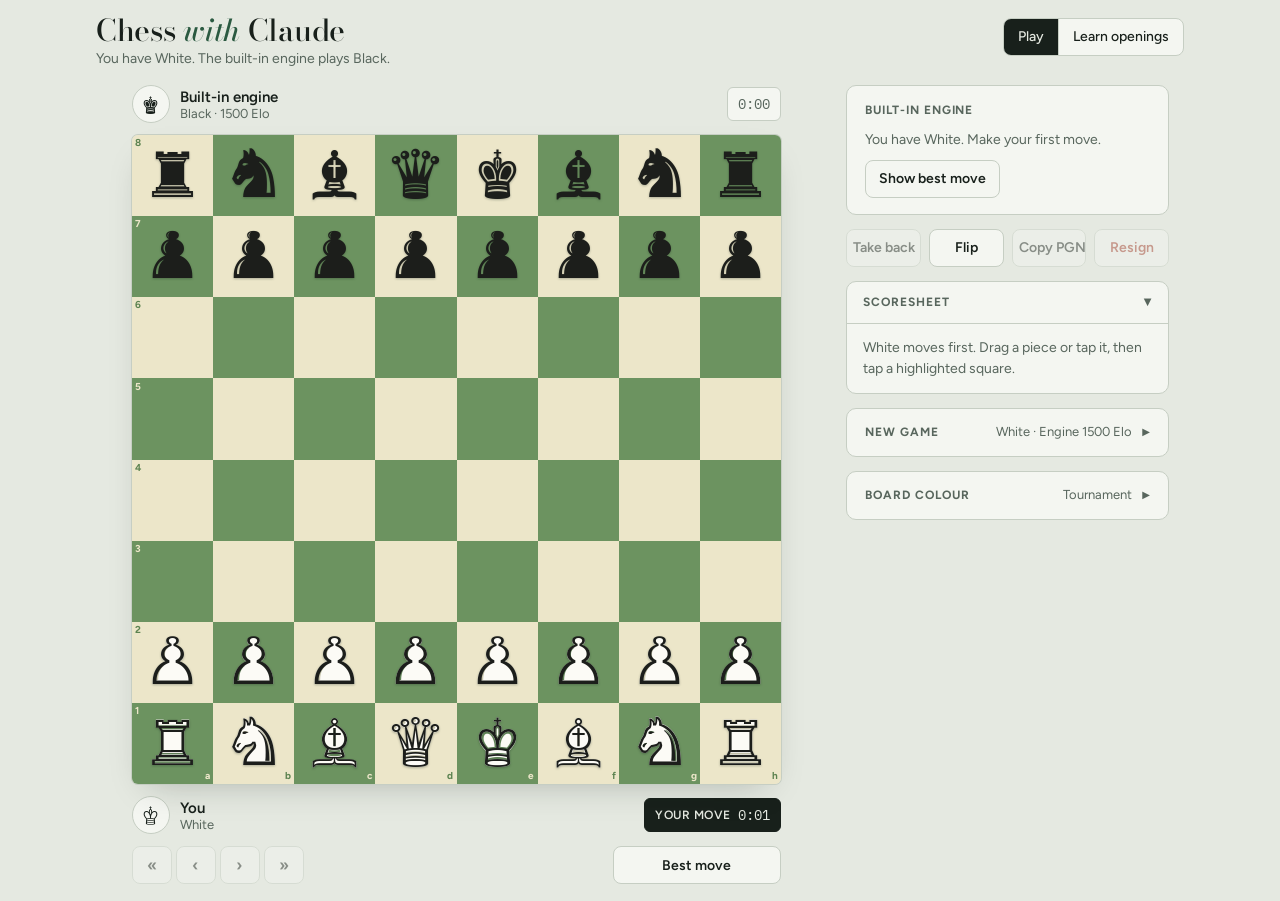
<file: chess/site/index.html>
<!doctype html>
<html lang="en">
<head>
<meta charset="utf-8">
<meta name="viewport" content="width=device-width,initial-scale=1,viewport-fit=cover">
<title>Chess with Claude</title>
<meta name="description" content="Play chess against a built-in engine from 1000 to 2100 Elo, and learn eight openings move by move with explore and practice modes.">
<meta name="theme-color" content="#E5E9E1" media="(prefers-color-scheme: light)">
<meta name="theme-color" content="#101512" media="(prefers-color-scheme: dark)">
<link rel="manifest" href="manifest.webmanifest">
<link rel="icon" href="icons/icon-32.png" sizes="32x32" type="image/png">
<link rel="apple-touch-icon" href="icons/apple-touch-icon.png">
<meta name="mobile-web-app-capable" content="yes">
<meta name="apple-mobile-web-app-capable" content="yes">
<meta name="apple-mobile-web-app-title" content="Chess">
<meta name="apple-mobile-web-app-status-bar-style" content="default">
<link rel="stylesheet" href="fonts.css">
<style>
:root { color-scheme: light; padding-top: env(safe-area-inset-top, 0px); padding-bottom: env(safe-area-inset-bottom, 0px); }
body { margin: 0; font: 14px system-ui, -apple-system, "Segoe UI", sans-serif; }
img { max-width: 100%; }
[hidden] { display: none !important; }
</style>
<style>
/* Layout: a club table. The board holds the left column between the two players' clock strips;
   Claude's table talk, the scoresheet and the game setup stack on the right, and below the board on phones. */
:root {
  --bg: #E5E9E1;
  --surface: #F4F6F1;
  --surface-2: #EBEEE6;
  --ink: #18201B;
  --muted: #58665D;
  --line: #C6CEC3;
  --accent: #2B5A41;
  --accent-ink: #F4F6F1;
  --danger: #A23A28;
  --sq-light: #ECE6C9;
  --sq-dark: #6C9360;
  --coord-on-light: #5C8350;
  --coord-on-dark: #ECE6C9;
  --mark: rgba(236, 196, 52, 0.5);
  --select: rgba(236, 196, 52, 0.78);
  --dot: rgba(18, 32, 22, 0.26);
  --check: rgba(214, 64, 40, 0.9);
  --piece-light: #FCFBF6;
  --piece-dark: #1C1E1B;
  --piece-line: #1C1E1B;
  --piece-dark-line: transparent;
  --shadow: rgba(16, 28, 20, 0.28);
  --scrim: rgba(229, 233, 225, 0.62);
  --arrow-main: rgba(24, 86, 168, 0.8);
  --arrow-alt: rgba(24, 86, 168, 0.45);
  --arrow-hot: rgba(214, 112, 14, 0.92);
  --arrow-main-solid: #1D5AAB;
  --arrow-alt-solid: #6E8CB8;
  --arrow-hot-solid: #D6700E;
  --badge-ink: #FFFFFF;

  --font-display: "Bodoni Moda", "Bodoni 72", Didot, Georgia, serif;
  --font-body: "Figtree", system-ui, -apple-system, "Segoe UI", sans-serif;
  --font-mono: "IBM Plex Mono", ui-monospace, "SF Mono", Menlo, Consolas, monospace;
  --font-pieces: "Noto Sans Symbols 2", "Segoe UI Symbol", "Apple Symbols", "DejaVu Sans", sans-serif;
  --radius: 10px;
}
@media (prefers-color-scheme: dark) {
  :root:not([data-theme="light"]) {
    --bg: #101512;
    --surface: #18201B;
    --surface-2: #1F2822;
    --ink: #E2E8E0;
    --muted: #93A197;
    --line: #2B362F;
    --accent: #8CC4A0;
    --accent-ink: #0E1411;
    --danger: #E58470;
    --sq-light: #D2CCAE;
    --sq-dark: #557A4A;
    --coord-on-light: #4D6F43;
    --coord-on-dark: #D2CCAE;
    --mark: rgba(232, 188, 40, 0.48);
    --select: rgba(232, 188, 40, 0.75);
    --dot: rgba(10, 18, 12, 0.34);
    --check: rgba(232, 80, 52, 0.92);
    --shadow: rgba(0, 0, 0, 0.55);
    --scrim: rgba(16, 21, 18, 0.62);
    color-scheme: dark;
  }
}
:root[data-theme="dark"] {
  --bg: #101512;
  --surface: #18201B;
  --surface-2: #1F2822;
  --ink: #E2E8E0;
  --muted: #93A197;
  --line: #2B362F;
  --accent: #8CC4A0;
  --accent-ink: #0E1411;
  --danger: #E58470;
  --sq-light: #D2CCAE;
  --sq-dark: #557A4A;
  --coord-on-light: #4D6F43;
  --coord-on-dark: #D2CCAE;
  --mark: rgba(232, 188, 40, 0.48);
  --select: rgba(232, 188, 40, 0.75);
  --dot: rgba(10, 18, 12, 0.34);
  --check: rgba(232, 80, 52, 0.92);
  --shadow: rgba(0, 0, 0, 0.55);
  --scrim: rgba(16, 21, 18, 0.62);
  color-scheme: dark;
}

body { background: var(--bg); color: var(--ink); font-family: var(--font-body); font-size: 15px; line-height: 1.45; }
button { font: inherit; color: inherit; }

.app {
  max-width: 1120px;
  margin: 0 auto;
  padding-block: 18px 32px;
  padding-left: max(16px, env(safe-area-inset-left, 0px));
  padding-right: max(16px, env(safe-area-inset-right, 0px));
  display: grid;
  gap: 14px;
}
.top { display: flex; align-items: baseline; justify-content: space-between; gap: 6px 16px; flex-wrap: wrap; }
.top h1 { margin: 0; font-family: var(--font-display); font-weight: 500; font-size: 30px; line-height: 1.1; letter-spacing: -0.01em; text-wrap: balance; }
.top h1 em { color: var(--accent); }
.matchup { margin: 0; color: var(--muted); font-size: 14px; }

.table { display: grid; grid-template-columns: minmax(0, 1fr) 340px; gap: 28px; align-items: start; }
@media (max-width: 900px) { .table { grid-template-columns: minmax(0, 1fr); gap: 18px; } }
/* Wide screens: the page fills the window, the game column stays put and the menu scrolls on its own. */
@media (min-width: 901px) {
  html, body { height: 100%; }
  body { overflow: hidden; }
  .app { height: 100%; box-sizing: border-box; padding-block: 14px; grid-template-rows: auto minmax(0, 1fr); }
  .table { height: 100%; min-height: 0; align-items: stretch; }
  .table > .board-col { width: min(100%, 760px, var(--fit, 640px)); align-self: start; }
  .side { min-height: 0; overflow-y: auto; overscroll-behavior: contain; align-content: start; padding: 2px 6px 16px 2px; margin-right: -6px; scrollbar-gutter: stable; }
}

/* ---------- board column ---------- */
.board-col { display: grid; gap: 10px; width: min(100%, 640px, max(300px, calc(100svh - 170px))); justify-self: center; }
.strip { display: flex; align-items: center; gap: 12px; min-height: 42px; min-width: 0; }
.who { display: flex; align-items: center; gap: 10px; min-width: 0; }
.avatar {
  flex: none; width: 36px; height: 36px; border-radius: 50%;
  display: grid; place-items: center;
  background: var(--surface); border: 1px solid var(--line);
  font-family: var(--font-pieces); font-size: 23px; line-height: 1; color: var(--ink);
}
.avatar i { display: block; font-style: normal; transform: translateY(var(--pc-shift, 0.145em)); }
.who-text { display: grid; min-width: 0; line-height: 1.2; }
.who-name { font-weight: 600; }
.who-meta { color: var(--muted); font-size: 13px; white-space: nowrap; overflow: hidden; text-overflow: ellipsis; }
.caps { display: flex; align-items: center; gap: 6px; min-width: 0; color: var(--muted); font-size: 13px; font-variant-numeric: tabular-nums; }
.caps-glyphs { font-family: var(--font-pieces); font-size: 17px; letter-spacing: -0.12em; color: var(--ink); white-space: nowrap; overflow: hidden; }
.clock {
  margin-left: auto; flex: none;
  display: inline-flex; align-items: center; gap: 7px;
  font-family: var(--font-mono); font-size: 14px; font-variant-numeric: tabular-nums;
  padding: 6px 10px; border-radius: 6px;
  background: var(--surface); color: var(--muted); border: 1px solid var(--line);
}
.clock.on { background: var(--ink); color: var(--bg); border-color: var(--ink); }
.clock .tag { font-family: var(--font-body); font-size: 12px; font-weight: 600; letter-spacing: 0.04em; text-transform: uppercase; }
.pulse { width: 7px; height: 7px; border-radius: 50%; background: currentColor; animation: pulse 1.1s ease-in-out infinite; }
@keyframes pulse { 50% { opacity: 0.25; } }

.board-wrap { position: relative; container-type: inline-size; }
.board {
  display: grid; grid-template-columns: repeat(8, 1fr);
  width: 100%; aspect-ratio: 1; max-width: 100%;
  border-radius: 6px; overflow: hidden;
  box-shadow: 0 0 0 1px var(--line), 0 14px 34px -16px var(--shadow);
  touch-action: none; user-select: none; -webkit-user-select: none;
}
.sq { position: relative; display: block; border: 0; margin: 0; padding: 0; aspect-ratio: 1; background: var(--sq-light); cursor: default; -webkit-tap-highlight-color: transparent; }
.sq.dk { background: var(--sq-dark); }
.sq::before { content: ""; position: absolute; inset: 0; }
.sq.last::before { background: var(--mark); }
.sq.sel::before { background: var(--select); }
.sq.check::before { background: radial-gradient(circle at 50% 52%, var(--check) 0, var(--check) 22%, transparent 72%); }
.sq.mine { cursor: grab; }
.sq.tgt { cursor: pointer; }
.sq:focus-visible { outline: 3px solid var(--accent); outline-offset: -3px; z-index: 2; }
.coord { position: absolute; font: 700 max(9px, 1.55cqw)/1 var(--font-body); color: var(--coord-on-light); pointer-events: none; }
.sq.dk .coord { color: var(--coord-on-dark); }
.coord.file { right: 0.5cqw; bottom: 0.45cqw; }
.coord.rank { left: 0.5cqw; top: 0.5cqw; }
.dot { position: absolute; inset: 0; display: grid; place-items: center; pointer-events: none; }
.sq.tgt .dot::after { content: ""; width: 30%; height: 30%; border-radius: 50%; background: var(--dot); }
.sq.tgt.cap .dot::after { width: 86%; height: 86%; background: transparent; box-shadow: inset 0 0 0 0.85cqw var(--dot); }

.pc {
  position: absolute; inset: 0; display: grid; place-items: center;
  font-family: var(--font-pieces); font-size: 9.7cqw; line-height: 1;
  pointer-events: none;
  filter: drop-shadow(0 0.22cqw 0.18cqw var(--shadow));
}
.pc i { grid-area: 1 / 1; font-style: normal; transform: translateY(var(--pc-shift, 0.145em)); }
.pc .f, .ghost .f { -webkit-background-clip: text; background-clip: text; }
.pc.w .f { color: var(--piece-light); background-image: var(--piece-light-grad, none); }
.pc.w .o { color: var(--piece-line); }
.pc.b .f { color: var(--piece-dark); background-image: var(--piece-dark-grad, none); }
.pc.b .o { color: var(--piece-dark-line); }
.pc.lifted { opacity: 0.3; }
.ghost { position: fixed; z-index: 50; left: 0; top: 0; pointer-events: none; transform: translate(-50%, -55%); display: grid; place-items: center; font-family: var(--font-pieces); line-height: 1; filter: drop-shadow(0 6px 6px var(--shadow)); }
.ghost i { grid-area: 1 / 1; font-style: normal; transform: translateY(var(--pc-shift, 0.145em)); }
.ghost.w .f { color: var(--piece-light); background-image: var(--piece-light-grad, none); }
.ghost.w .o { color: var(--piece-line); }
.ghost.b .f { color: var(--piece-dark); background-image: var(--piece-dark-grad, none); }
.ghost.b .o { color: var(--piece-dark-line); }

.overlay { position: absolute; inset: 0; display: grid; place-items: center; padding: 16px; background: var(--scrim); backdrop-filter: blur(2px); -webkit-backdrop-filter: blur(2px); border-radius: 6px; z-index: 5; }
.panel {
  background: var(--surface); border: 1px solid var(--line); border-radius: 12px;
  box-shadow: 0 18px 40px -18px var(--shadow);
  padding: 20px 22px; display: grid; gap: 12px; justify-items: center; text-align: center; max-width: 100%;
}
.panel h2 { margin: 0; font-family: var(--font-display); font-weight: 500; font-size: 32px; line-height: 1.1; text-wrap: balance; }
.panel p { margin: 0; color: var(--muted); max-width: 32ch; }
.score { font-family: var(--font-mono); font-size: 15px; letter-spacing: 0.06em; color: var(--ink); }
.promo-row { display: flex; gap: 8px; }
.promo-btn {
  width: min(16cqw, 76px); aspect-ratio: 1; border-radius: 8px; border: 1px solid var(--line);
  background: var(--sq-light); cursor: pointer; position: relative; container-type: inline-size;
}
.promo-btn:nth-child(even) { background: var(--sq-dark); }
.promo-btn .pc { font-size: 78cqw; }
.promo-btn:hover, .promo-btn:focus-visible { outline: 3px solid var(--accent); outline-offset: 1px; }

/* ---------- side column ---------- */
.side { display: grid; gap: 14px; min-width: 0; }
.card { background: var(--surface); border: 1px solid var(--line); border-radius: var(--radius); min-width: 0; }
.eyebrow { margin: 0; font-size: 12px; font-weight: 700; letter-spacing: 0.08em; text-transform: uppercase; color: var(--muted); }

.talk { padding: 16px 18px; display: grid; gap: 10px; }
.talk-head { display: flex; justify-content: space-between; align-items: baseline; gap: 10px; }
.talk-when { color: var(--muted); font-size: 13px; font-family: var(--font-mono); }
.bubble { margin: 0; font-family: var(--font-display); font-style: italic; font-size: 20px; line-height: 1.35; text-wrap: pretty; overflow-wrap: anywhere; }
.bubble::before { content: "\201C"; }
.bubble::after { content: "\201D"; }
.talk-note { margin: 0; color: var(--muted); font-size: 14px; display: flex; align-items: center; gap: 8px; }
.talk-note.warn { color: var(--danger); }
.talk-actions { display: flex; gap: 8px; flex-wrap: wrap; }

.btn {
  font-weight: 600; font-size: 14px; line-height: 1.1;
  padding: 9px 13px; border-radius: 8px;
  border: 1px solid var(--line); background: var(--surface); color: var(--ink);
  cursor: pointer; min-height: 38px;
}
.btn:hover { background: var(--surface-2); }
.btn.primary { background: var(--accent); color: var(--accent-ink); border-color: var(--accent); }
.btn.primary:hover { filter: brightness(1.08); }
.btn.danger { color: var(--danger); }
.btn.armed { background: var(--danger); border-color: var(--danger); color: var(--surface); }
.btn:disabled { opacity: 0.45; cursor: not-allowed; }
.btn:focus-visible, .seg input:focus-visible + label { outline: 2px solid var(--accent); outline-offset: 2px; }

.actions { display: grid; grid-template-columns: repeat(4, minmax(0, 1fr)); gap: 8px; }
.actions .btn { padding-inline: 6px; white-space: nowrap; }

.sheet-head { display: flex; justify-content: space-between; align-items: center; gap: 10px; padding: 12px 16px; border-bottom: 1px solid var(--line); cursor: pointer; list-style: none; border-radius: var(--radius) var(--radius) 0 0; }
.sheet-head::-webkit-details-marker { display: none; }
.sheet-head:hover { background: var(--surface-2); }
.sheet-head:focus-visible { outline: 2px solid var(--accent); outline-offset: -2px; }
details.sheet:not([open]) > .sheet-head { border-bottom: 0; border-radius: var(--radius); }
.sheet-right { display: flex; align-items: center; gap: 10px; }
.sheet-head .caret { font-size: 10px; color: var(--muted); transition: transform 0.15s; }
details.sheet[open] > .sheet-head .caret { transform: rotate(90deg); }
@media (prefers-reduced-motion: reduce) { .sheet-head .caret { transition: none; } }
.sheet-scroll { max-height: 264px; overflow-y: auto; }
.sheet table { width: 100%; border-collapse: collapse; font-variant-numeric: tabular-nums; }
.sheet th { position: sticky; top: 0; background: var(--surface); text-align: left; font-size: 12px; font-weight: 600; color: var(--muted); padding: 7px 12px; letter-spacing: 0.04em; text-transform: uppercase; border-bottom: 1px solid var(--line); }
.sheet td { padding: 5px 12px; font-size: 15px; }
.sheet td.n { width: 3.5ch; padding-right: 0; color: var(--muted); font-family: var(--font-mono); font-size: 13px; }
.sheet tbody tr:nth-child(even) { background: var(--surface-2); }
.sheet td.cur { font-weight: 700; color: var(--accent); }
.sheet .fig { font-family: var(--font-pieces); font-weight: 400; }
.sheet .stand-in { text-decoration: underline dotted; text-underline-offset: 3px; }
.sheet-empty { padding: 14px 16px; margin: 0; color: var(--muted); font-size: 14px; }
.sheet-foot { padding: 10px 16px; border-top: 1px solid var(--line); font-size: 13px; color: var(--muted); display: flex; justify-content: space-between; gap: 10px; }
.sheet-foot .score { font-size: 14px; }
.pgn-out { display: block; width: 100%; min-height: 120px; margin: 0; padding: 10px 16px; border: 0; border-top: 1px solid var(--line); background: var(--surface-2); color: var(--ink); font: 12px/1.5 var(--font-mono); resize: vertical; box-sizing: border-box; }

.setup { padding: 0; }
.setup-sum { display: flex; align-items: center; gap: 10px; padding: 14px 18px; cursor: pointer; list-style: none; border-radius: var(--radius); }
.setup-sum::-webkit-details-marker { display: none; }
.setup-sum:hover { background: var(--surface-2); }
.setup-sum:focus-visible { outline: 2px solid var(--accent); outline-offset: -2px; }
.setup-now { margin-left: auto; font-size: 13px; color: var(--muted); text-align: right; min-width: 0; overflow: hidden; text-overflow: ellipsis; white-space: nowrap; }
.setup-sum .caret { flex: none; font-size: 10px; color: var(--muted); transition: transform 0.15s; }
details[open] > .setup-sum .caret { transform: rotate(90deg); }
details[open] > .setup-sum { border-bottom-left-radius: 0; border-bottom-right-radius: 0; }
.setup-body { padding: 2px 18px 16px; display: grid; gap: 14px; }
@media (prefers-reduced-motion: reduce) { .setup-sum .caret { transition: none; } }
.field { display: grid; gap: 6px; border: 0; margin: 0; padding: 0; min-width: 0; }
.field legend { padding: 0; margin-bottom: 6px; font-size: 13px; font-weight: 600; color: var(--ink); }
.seg { position: relative; display: flex; border: 1px solid var(--line); border-radius: 8px; overflow: hidden; background: var(--surface); }
.seg input { position: absolute; opacity: 0; pointer-events: none; }
.seg label { flex: 1; text-align: center; padding: 8px 4px; cursor: pointer; font-size: 14px; font-weight: 500; border-left: 1px solid var(--line); }
.seg label:first-of-type { border-left: 0; }
.seg input:checked + label { background: var(--ink); color: var(--bg); }
.seg input:disabled + label { opacity: 0.4; cursor: not-allowed; }
.elo { display: grid; gap: 6px; }
.elo-read { display: flex; align-items: baseline; gap: 6px; }
.elo-num { font-family: var(--font-display); font-size: 28px; line-height: 1; font-variant-numeric: tabular-nums; }
.elo-unit { font-size: 12px; font-weight: 700; letter-spacing: 0.08em; text-transform: uppercase; color: var(--muted); }
.elo-word { margin-left: auto; font-size: 13px; color: var(--muted); }
.elo input[type="range"] { width: 100%; margin: 0; accent-color: var(--accent); cursor: pointer; }
.elo input[type="range"]:focus-visible { outline: 2px solid var(--accent); outline-offset: 4px; }
.elo-scale { display: flex; justify-content: space-between; font-family: var(--font-mono); font-size: 11px; color: var(--muted); }
.hint { margin: 0; color: var(--muted); font-size: 13px; }

/* A fixed grid, so changing labels or button text never re-flows the row. */
.review { display: grid; grid-template-columns: auto minmax(0, 1fr) 8.5rem 10.5rem; grid-template-areas: "nav label live hint"; align-items: center; gap: 8px; min-height: 38px; }
.nav { grid-area: nav; display: flex; gap: 4px; }
.nav .btn { min-width: 40px; padding-inline: 8px; font-size: 17px; line-height: 1; }
.review-label { grid-area: label; min-width: 0; color: var(--muted); font-size: 14px; font-variant-numeric: tabular-nums; white-space: nowrap; overflow: hidden; text-overflow: ellipsis; }
.review-label strong { color: var(--ink); font-weight: 600; }
.review .live-btn { grid-area: live; width: 100%; white-space: nowrap; overflow: hidden; text-overflow: ellipsis; padding-inline: 8px; }
.review .board-hint { grid-area: hint; width: 100%; white-space: nowrap; overflow: hidden; text-overflow: ellipsis; padding-inline: 8px; }
@media (max-width: 600px) {
  .review { grid-template-columns: minmax(0, 1fr) 10rem; grid-template-areas: "nav hint" "label live"; grid-auto-rows: 38px; row-gap: 6px; }
  .review-label { white-space: normal; display: -webkit-box; -webkit-box-orient: vertical; -webkit-line-clamp: 2; font-size: 13px; line-height: 18px; }
}
@media (max-width: 400px) { .nav .btn { min-width: 34px; padding-inline: 6px; } }
.board-wrap.reviewing .board { box-shadow: 0 0 0 3px var(--accent), 0 14px 34px -16px var(--shadow); }
.sheet .mv { all: unset; cursor: pointer; padding: 2px 5px; margin-left: -5px; border-radius: 4px; }
.sheet .mv:hover { background: var(--line); }
.sheet .mv:focus-visible { outline: 2px solid var(--accent); outline-offset: 1px; }
.sheet td.viewing .mv { background: var(--ink); color: var(--bg); }
.top-left { display: grid; gap: 2px; min-width: 0; }
.mode { flex: none; }
.mode label { padding: 8px 14px; white-space: nowrap; }
.arrows { position: absolute; inset: 0; width: 100%; height: 100%; pointer-events: none; z-index: 3; overflow: visible; }
.arrows .a line { stroke: var(--arrow-alt); stroke-linecap: round; }
.arrows .a polygon { fill: var(--arrow-alt); }
.arrows .a circle { fill: var(--arrow-alt-solid); }
.arrows .a.main line { stroke: var(--arrow-main); }
.arrows .a.main polygon { fill: var(--arrow-main); }
.arrows .a.main circle { fill: var(--arrow-main-solid); }
.arrows .a.hot line { stroke: var(--arrow-hot); }
.arrows .a.hot polygon { fill: var(--arrow-hot); }
.arrows .a.hot circle { fill: var(--arrow-hot-solid); }
.arrows text { fill: var(--badge-ink); font: 700 0.22px var(--font-body); text-anchor: middle; dominant-baseline: central; }
.learn { padding: 0; }
.learn-body { padding: 2px 18px 16px; display: grid; gap: 12px; }
.learn-label { font-size: 13px; font-weight: 600; color: var(--ink); }
.learn-head { display: flex; justify-content: space-between; align-items: center; gap: 10px; }
.learn select { font: inherit; font-size: 13px; padding: 5px 8px; border-radius: 6px; border: 1px solid var(--line); background: var(--surface); color: var(--ink); }
.learn h2 { margin: 0; font-family: var(--font-display); font-weight: 500; font-size: 25px; line-height: 1.15; text-wrap: balance; }
.learn-note { margin: 0; font-size: 15px; text-wrap: pretty; }
.learn-note strong { font-family: var(--font-mono); font-weight: 500; margin-right: 6px; }
.learn-ask { margin: 0; font-size: 13px; font-weight: 600; color: var(--muted); }
.cands { display: grid; gap: 6px; margin: 0; padding: 0; list-style: none; }
.cand {
  display: grid; grid-template-columns: 24px auto minmax(0, 1fr) auto; align-items: center; gap: 10px;
  width: 100%; text-align: left; padding: 8px 10px; border-radius: 8px;
  border: 1px solid var(--line); background: var(--surface); color: var(--ink); cursor: pointer;
}
.cand:hover, .cand:focus-visible, .cand.hot { border-color: var(--arrow-hot-solid); background: var(--surface-2); }
.cand:focus-visible { outline: 2px solid var(--arrow-hot-solid); outline-offset: 1px; }
.cand .num { width: 22px; height: 22px; border-radius: 50%; display: grid; place-items: center; font: 700 12px/1 var(--font-body); color: var(--badge-ink); background: var(--arrow-alt-solid); }
.cand.main .num { background: var(--arrow-main-solid); }
.cand.hot .num { background: var(--arrow-hot-solid); }
.cand .san { font-weight: 700; font-size: 16px; white-space: nowrap; }
.cand .san .fig { font-family: var(--font-pieces); font-weight: 400; }
.cand .nm { color: var(--muted); font-size: 13px; line-height: 1.3; }
.cand .tag { font-size: 11px; font-weight: 700; letter-spacing: 0.06em; text-transform: uppercase; color: var(--accent); white-space: nowrap; }
.cand .lines { font-size: 12px; color: var(--muted); white-space: nowrap; font-variant-numeric: tabular-nums; }
.learn-tools { display: flex; gap: 8px; flex-wrap: wrap; }
.sq.hintsq::before { box-shadow: inset 0 0 0 0.75cqw var(--arrow-hot-solid); }
.sq.wrong::before { background: var(--check); opacity: 0.55; }
.playon { display: grid; gap: 10px; padding: 12px; border-radius: 8px; background: var(--surface-2); border: 1px solid var(--line); }
.panel .save-note { font-size: 13px; color: var(--muted); }
.ltree-card { padding: 0; }
.ltree-inner { padding: 2px 16px 14px; display: grid; gap: 10px; }
.ltree-head { display: flex; align-items: center; gap: 12px; }
.ltree-head .ltree-bar { flex: 1; }
.ltree-count { font-size: 13px; color: var(--muted); font-variant-numeric: tabular-nums; }
.ltree-btns { flex: none; display: flex; gap: 6px; }
.ltree-btns .btn { padding: 6px 10px; min-height: 32px; font-size: 13px; }
.ltree-bar { height: 4px; border-radius: 2px; background: var(--surface-2); overflow: hidden; }
.ltree-bar span { display: block; height: 100%; background: var(--accent); transition: width 0.3s; }
.ltree-stats { margin: 0; font-size: 13px; color: var(--muted); font-variant-numeric: tabular-nums; }
.ltree-stats.all { color: var(--accent); font-weight: 700; font-size: 14px; }
.ltree-body { max-height: 440px; overflow-y: auto; margin-inline: -6px; padding-inline: 6px; }
.ltree, .ltree ul { list-style: none; margin: 0; padding: 0; }
.ltree ul { margin-left: 9px; padding-left: 7px; border-left: 1px solid var(--line); }
.ltree summary { list-style: none; cursor: pointer; }
.ltree summary::-webkit-details-marker { display: none; }
.lrow { display: flex; align-items: center; gap: 8px; padding: 5px 6px; border-radius: 6px; min-width: 0; }
.lrow:hover { background: var(--surface-2); }
.lrow .caret { flex: none; width: 12px; font-size: 10px; color: var(--muted); transition: transform 0.15s; }
details[open] > summary .caret { transform: rotate(90deg); }
.ltext { display: flex; flex-direction: column; min-width: 0; line-height: 1.25; }
.lrow .lmv { font-family: var(--font-mono); font-size: 11.5px; color: var(--muted); white-space: nowrap; overflow: hidden; text-overflow: ellipsis; }
.lrow .lnm { font-size: 14px; font-weight: 600; overflow-wrap: anywhere; }
.lrow .lnm.plain { font-weight: 500; color: var(--muted); font-style: italic; }
.lrow .lprog { margin-left: auto; flex: none; font-size: 12px; color: var(--muted); font-variant-numeric: tabular-nums; }
.lrow .lprog.full { color: var(--accent); font-weight: 700; }
.lrow input[type="checkbox"] { flex: none; width: 16px; height: 16px; margin: 0; accent-color: var(--accent); cursor: pointer; }
.lgo { all: unset; flex: 1; min-width: 0; display: block; cursor: pointer; }
.lgo:focus-visible { outline: 2px solid var(--accent); outline-offset: 2px; border-radius: 4px; }
.lrow.done .lnm { color: var(--muted); }
.lrow.target { background: var(--surface-2); box-shadow: inset 3px 0 0 var(--accent); }
.lrow.here .lmv { color: var(--accent); font-weight: 500; }
@media (prefers-reduced-motion: reduce) { .lrow .caret, .ltree-bar span { transition: none; } }
.check { display: flex; align-items: flex-start; gap: 8px; font-size: 14px; line-height: 1.35; cursor: pointer; }
.check input { flex: none; width: 16px; height: 16px; margin: 2px 0 0; accent-color: var(--accent); cursor: pointer; }
.check input:focus-visible { outline: 2px solid var(--accent); outline-offset: 2px; }
.practice-bar { display: flex; align-items: center; gap: 10px; flex-wrap: wrap; }
.practice-stats { margin-left: auto; font-size: 13px; color: var(--muted); font-variant-numeric: tabular-nums; }
.feedback { margin: 0; font-size: 14px; font-weight: 600; }
.feedback.bad { color: var(--danger); }
.feedback.good { color: var(--accent); }
.learn-nav { display: grid; grid-template-columns: 1.6fr 1fr 1fr; gap: 8px; padding-bottom: 12px; border-bottom: 1px solid var(--line); }
.learn-nav .btn { padding-inline: 6px; white-space: nowrap; }
.coach { border-top: 1px solid var(--line); padding-top: 12px; display: grid; gap: 8px; }
.coach-text { margin: 0; font-size: 14.5px; line-height: 1.55; white-space: pre-wrap; overflow-wrap: anywhere; }
.sr { position: absolute; width: 1px; height: 1px; overflow: hidden; clip: rect(0 0 0 0); white-space: nowrap; }

@media (prefers-reduced-motion: reduce) {
  .pulse { animation: none; }
}
@media (max-width: 420px) {
  .top h1 { font-size: 26px; }
  .actions { grid-template-columns: repeat(2, minmax(0, 1fr)); }
  .clock { padding: 5px 8px; }
}

/* ---------- board and piece themes (placed last so they win over the light/dark board colours) ---------- */
:root[data-board="walnut"] {
  --sq-light: #EBCFA3; --sq-dark: #A6774C; --coord-on-light: #946640; --coord-on-dark: #F2DDBA;
  --mark: rgba(255, 210, 90, 0.5); --select: rgba(255, 210, 90, 0.78); --dot: rgba(60, 32, 12, 0.3);
}
:root[data-board="slate"] {
  --sq-light: #DFE6ED; --sq-dark: #7990A9; --coord-on-light: #6A819B; --coord-on-dark: #EAF0F5;
  --mark: rgba(246, 196, 70, 0.55); --select: rgba(246, 196, 70, 0.8); --dot: rgba(20, 34, 56, 0.28);
}
/* Coral, Lavender and Teal boards */
:root[data-board="coral"] {
  --sq-light: #F4E3D7; --sq-dark: #C9806A; --coord-on-light: #B56E59; --coord-on-dark: #F7EBE2;
  --mark: rgba(250, 205, 80, 0.55); --select: rgba(250, 205, 80, 0.8); --dot: rgba(70, 28, 18, 0.28);
}
:root[data-board="lavender"] {
  --sq-light: #EAE4F2; --sq-dark: #8D7BB0; --coord-on-light: #7C6AA0; --coord-on-dark: #F1ECF7;
  --mark: rgba(246, 198, 72, 0.55); --select: rgba(246, 198, 72, 0.8); --dot: rgba(36, 22, 64, 0.28);
}
:root[data-board="teal"] {
  --sq-light: #DDEEEA; --sq-dark: #4F8E85; --coord-on-light: #3F7C73; --coord-on-dark: #E6F3F0;
  --mark: rgba(246, 200, 76, 0.55); --select: rgba(246, 200, 76, 0.8); --dot: rgba(10, 40, 36, 0.3);
}
:root[data-board="ocean"] {
  --sq-light: #DDE9F7; --sq-dark: #4D7FBA; --coord-on-light: #436FA5; --coord-on-dark: #E8F0FA;
  --mark: rgba(250, 204, 82, 0.6); --select: rgba(250, 204, 82, 0.85); --dot: rgba(12, 30, 60, 0.3);
}
:root[data-board="amber"] {
  --sq-light: #F6EDCE; --sq-dark: #C8A148; --coord-on-light: #A9852F; --coord-on-dark: #FAF3DD;
  --mark: rgba(90, 160, 235, 0.42); --select: rgba(90, 160, 235, 0.62); --dot: rgba(60, 40, 6, 0.3);
}
:root[data-board="charcoal"] {
  --sq-light: #DCDCD8; --sq-dark: #74777A; --coord-on-light: #65686B; --coord-on-dark: #E6E6E3;
  --mark: rgba(246, 198, 72, 0.55); --select: rgba(246, 198, 72, 0.8); --dot: rgba(20, 20, 22, 0.3);
}
.look { padding: 0; }
.swatches { display: grid; grid-template-columns: repeat(3, minmax(0, 1fr)); gap: 8px; }
.swatch {
  display: grid; justify-items: center; gap: 6px; padding: 9px 4px 8px;
  border: 1px solid var(--line); border-radius: 8px; background: var(--surface); color: var(--ink);
  cursor: pointer; font-size: 13px; font-weight: 500; line-height: 1.2; text-align: center;
}
.swatch:hover { background: var(--surface-2); }
.swatch[aria-pressed="true"] { border-color: var(--accent); box-shadow: inset 0 0 0 1px var(--accent); font-weight: 700; }
.swatch:focus-visible { outline: 2px solid var(--accent); outline-offset: 2px; }
.mini { width: 44px; height: 44px; border-radius: 5px; box-shadow: 0 0 0 1px var(--line);
  background: conic-gradient(var(--b) 0 25%, var(--a) 0 50%, var(--b) 0 75%, var(--a) 0) 0 0 / 22px 22px; }
</style>
<script>window.CHESS_STANDALONE = true;</script>
</head>
<body>
<div class="app">
  <header class="top">
    <div class="top-left">
      <h1>Chess <em>with</em> Claude</h1>
      <p class="matchup" id="matchup">You have White. The built-in engine plays Black.</p>
    </div>
    <div class="seg mode" role="radiogroup" aria-label="Mode">
      <input type="radio" name="mode" id="mode-play" value="play" checked><label for="mode-play">Play</label>
      <input type="radio" name="mode" id="mode-learn" value="learn"><label for="mode-learn">Learn openings</label>
    </div>
  </header>

  <main class="table">
    <section class="board-col" aria-label="Game">
      <div class="strip" id="strip-top"></div>
      <div class="board-wrap">
        <div class="board" id="board" aria-label="Chessboard"></div>
        <svg class="arrows" id="arrows" viewBox="0 0 8 8" aria-hidden="true"></svg>
        <div class="overlay" id="promo" hidden>
          <div class="panel" role="dialog" aria-label="Choose a piece for promotion">
            <p class="eyebrow">Promote to</p>
            <div class="promo-row" id="promo-row"></div>
            <button class="btn" type="button" id="promo-cancel">Cancel</button>
          </div>
        </div>
        <div class="overlay" id="result" hidden>
          <div class="panel" role="dialog" aria-labelledby="result-title">
            <span class="score" id="result-score"></span>
            <h2 id="result-title"></h2>
            <p id="result-detail"></p>
            <p class="save-note" id="result-saved" hidden></p>
            <div class="talk-actions">
              <button class="btn primary" type="button" id="result-new">New game</button>
              <button class="btn" type="button" id="result-close">See the board</button>
            </div>
          </div>
        </div>
      </div>
      <div class="strip" id="strip-bottom"></div>
      <div class="review" id="review">
        <div class="nav" role="group" aria-label="Step through the moves">
          <button class="btn" type="button" id="nav-first" aria-label="Go to the starting position">«</button>
          <button class="btn" type="button" id="nav-prev" aria-label="Previous move">‹</button>
          <button class="btn" type="button" id="nav-next" aria-label="Next move">›</button>
          <button class="btn" type="button" id="nav-last" aria-label="Go to the current position">»</button>
        </div>
        <span class="review-label" id="review-label" aria-live="polite"></span>
        <button class="btn board-hint" type="button" id="board-hint" hidden>Show a hint</button>
        <button class="btn primary live-btn" type="button" id="nav-live" hidden>Back to game</button>
      </div>
    </section>

    <aside class="side">
      <details class="card learn" id="learn" hidden open>
        <summary class="setup-sum"><span class="eyebrow">Opening explorer</span><span class="setup-now" id="learn-now"></span><span class="caret" aria-hidden="true">▶</span></summary>
        <div class="learn-body">
        <div class="learn-head">
          <label class="learn-label" for="learn-opening">Opening</label>
          <select id="learn-opening" aria-label="Opening"><option value="ruy">Ruy Lopez</option><option value="italian">Italian Game</option><option value="qg">Queen's Gambit</option><option value="london">London System</option><option value="english">English Opening</option><option value="kid">King's Indian Defence</option><option value="kia">King's Indian Attack</option></select>
        </div>
        <div class="seg" aria-label="Explorer mode">
          <input type="radio" name="lmode" id="lmode-explore" value="explore" checked><label for="lmode-explore">Explore</label>
          <input type="radio" name="lmode" id="lmode-practice" value="practice"><label for="lmode-practice">Practise</label>
        </div>
        <div class="seg" id="lside-seg" aria-label="Practise as" hidden>
          <input type="radio" name="lside" id="lside-white" value="0" checked><label for="lside-white">Play White</label>
          <input type="radio" name="lside" id="lside-black" value="1"><label for="lside-black">Play Black</label>
        </div>
        <div class="learn-nav">
          <button class="btn" type="button" id="learn-back">Back one move</button>
          <button class="btn" type="button" id="learn-restart">Restart</button>
          <button class="btn" type="button" id="learn-flip">Flip</button>
        </div>
        <h2 id="learn-name">Ruy Lopez</h2>
        <p class="learn-note" id="learn-note"></p>
        <p class="learn-ask" id="learn-ask"></p>
        <div class="playon" id="playon" hidden>
          <p class="hint" id="playon-hint"></p>
          <div class="learn-tools">
            <button class="btn primary" type="button" id="playon-white">Play on as White</button>
            <button class="btn" type="button" id="playon-black">Play on as Black</button>
          </div>
        </div>
        <p class="feedback" id="feedback" hidden></p>
        <div class="practice-bar" id="practice-bar" hidden>
          <button class="btn" type="button" id="learn-hint">Show a hint</button>
          <button class="btn" type="button" id="learn-again" hidden>Play this line again</button>
          <span class="practice-stats" id="practice-stats"></span>
        </div>
        <ul class="cands" id="learn-cands"></ul>
        </div>
      </details>

      <details class="card ltree-card" id="ltree" hidden open>
        <summary class="setup-sum"><span class="eyebrow">Lines to practise</span><span class="setup-now ltree-count" id="ltree-count"></span><span class="caret" aria-hidden="true">▶</span></summary>
        <div class="ltree-inner">
          <div class="ltree-head">
            <div class="ltree-bar" aria-hidden="true"><span id="ltree-bar"></span></div>
            <div class="ltree-btns">
              <button class="btn" type="button" id="ltree-any">Any line</button>
              <button class="btn" type="button" id="ltree-reset">Reset</button>
            </div>
          </div>
          <p class="ltree-stats" id="ltree-stats"></p>
          <p class="hint" id="ltree-hint"></p>
          <div class="ltree-body" id="ltree-body"></div>
        </div>
      </details>

      <section class="card talk play-only">
        <div class="talk-head">
          <p class="eyebrow" id="talk-title">Claude</p>
          <span class="talk-when" id="talk-when"></span>
        </div>
        <p class="bubble" id="talk-bubble" hidden></p>
        <p class="talk-note" id="talk-note"></p>
        <div class="talk-actions" id="talk-actions" hidden></div>
      </section>

      <div class="actions play-only">
        <button class="btn" type="button" id="btn-undo">Take back</button>
        <button class="btn" type="button" id="btn-flip">Flip</button>
        <button class="btn" type="button" id="btn-pgn">Copy PGN</button>
        <button class="btn danger" type="button" id="btn-resign">Resign</button>
      </div>

      <details class="card sheet" id="sheet-card" open>
        <summary class="sheet-head">
          <span class="eyebrow">Scoresheet</span>
          <span class="sheet-right"><span class="talk-when" id="sheet-count"></span><span class="caret" aria-hidden="true">▶</span></span>
        </summary>
        <div class="sheet-scroll" id="sheet-scroll"></div>
        <textarea class="pgn-out" id="pgn-out" aria-label="Game in PGN" readonly hidden></textarea>
      </details>

      <details class="card setup play-only" id="setup">
        <summary class="setup-sum"><span class="eyebrow">New game</span><span class="setup-now" id="setup-now"></span><span class="caret" aria-hidden="true">▶</span></summary>
        <div class="setup-body">
        <fieldset class="field">
          <legend>You play</legend>
          <div class="seg">
            <input type="radio" name="color" id="color-white" value="white" checked><label for="color-white">White</label>
            <input type="radio" name="color" id="color-black" value="black"><label for="color-black">Black</label>
            <input type="radio" name="color" id="color-random" value="random"><label for="color-random">Random</label>
          </div>
          <label class="check" for="opt-first"><input type="checkbox" id="opt-first"> Let me choose the computer’s first move when I play Black</label>
        </fieldset>
        <fieldset class="field">
          <legend>Opponent</legend>
          <div class="seg">
            <input type="radio" name="opponent" id="opp-claude" value="claude"><label for="opp-claude">Claude</label>
            <input type="radio" name="opponent" id="opp-engine" value="engine" checked><label for="opp-engine">Built-in engine</label>
          </div>
          <p class="hint" id="opp-hint">Claude reads the position and picks each move itself. Its moves use your Claude usage.</p>
        </fieldset>
        <fieldset class="field" id="pace-field">
          <legend>Claude's pace</legend>
          <div class="seg">
            <input type="radio" name="pace" id="pace-blitz" value="blitz"><label for="pace-blitz">Blitz</label>
            <input type="radio" name="pace" id="pace-rapid" value="rapid" checked><label for="pace-rapid">Rapid</label>
            <input type="radio" name="pace" id="pace-classical" value="classical"><label for="pace-classical">Classical</label>
          </div>
          <p class="hint">Blitz answers in seconds. Rapid thinks briefly and plays better. Classical thinks longest and plays its best.</p>
        </fieldset>
        <fieldset class="field" id="level-field" hidden>
          <legend>Engine strength</legend>
          <div class="elo">
            <div class="elo-read"><span class="elo-num" id="level-out">1500</span><span class="elo-unit">Elo</span><span class="elo-word" id="level-word"></span></div>
            <input type="range" id="level" name="level" min="1000" max="2100" step="100" value="1500" list="elo-ticks" aria-describedby="level-word">
            <datalist id="elo-ticks"><option value="1000"></option><option value="1100"></option><option value="1200"></option><option value="1300"></option><option value="1400"></option><option value="1500"></option><option value="1600"></option><option value="1700"></option><option value="1800"></option><option value="1900"></option><option value="2000"></option><option value="2100"></option></datalist>
            <div class="elo-scale" aria-hidden="true"><span>1000</span><span>1550</span><span>2100</span></div>
          </div>
          <p class="hint">Ratings are rough targets. Lower levels search less deeply and make more deliberate mistakes.</p>
        </fieldset>
        <p class="hint">Opponent and pace changes apply from the next move. Your colour applies to the next game.</p>
        <p class="hint" id="history-hint" hidden></p>
        <button class="btn" type="button" id="btn-export" hidden>Download my games (PGN)</button>
        <button class="btn primary" type="button" id="btn-new">Start new game</button>
        </div>
      </details>

      <details class="card setup" id="coach-card" hidden>
        <summary class="setup-sum"><span class="eyebrow">Ask Claude</span><span class="setup-now">Explain this position</span><span class="caret" aria-hidden="true">▶</span></summary>
        <div class="setup-body" id="coach">
          <div class="learn-tools">
            <button class="btn" type="button" id="learn-explain">Ask Claude to explain</button>
            <button class="btn" type="button" id="learn-stop" hidden>Stop</button>
          </div>
          <p class="coach-text" id="coach-text" hidden></p>
          <p class="hint" id="coach-hint">Claude explains the ideas behind this position. Each explanation uses your Claude usage; moving through the tree is free.</p>
        </div>
      </details>

      <details class="card look" id="look" aria-label="Board colour">
        <summary class="setup-sum"><span class="eyebrow">Board colour</span><span class="setup-now" id="look-now"></span><span class="caret" aria-hidden="true">▶</span></summary>
        <div class="setup-body">
          <fieldset class="field">
            <legend class="sr">Board colour</legend>
            <div class="swatches" id="board-swatches">
              <button type="button" class="swatch" data-board="green"><span class="mini" style="--a:#ECE6C9;--b:#6C9360" aria-hidden="true"></span>Tournament</button>
              <button type="button" class="swatch" data-board="walnut"><span class="mini" style="--a:#EBCFA3;--b:#A6774C" aria-hidden="true"></span>Walnut</button>
              <button type="button" class="swatch" data-board="slate"><span class="mini" style="--a:#DFE6ED;--b:#7990A9" aria-hidden="true"></span>Slate</button>
              <button type="button" class="swatch" data-board="coral"><span class="mini" style="--a:#F4E3D7;--b:#C9806A" aria-hidden="true"></span>Coral</button>
              <button type="button" class="swatch" data-board="lavender"><span class="mini" style="--a:#EAE4F2;--b:#8D7BB0" aria-hidden="true"></span>Lavender</button>
              <button type="button" class="swatch" data-board="teal"><span class="mini" style="--a:#DDEEEA;--b:#4F8E85" aria-hidden="true"></span>Teal</button>
              <button type="button" class="swatch" data-board="ocean"><span class="mini" style="--a:#DDE9F7;--b:#4D7FBA" aria-hidden="true"></span>Ocean</button>
              <button type="button" class="swatch" data-board="amber"><span class="mini" style="--a:#F6EDCE;--b:#C8A148" aria-hidden="true"></span>Amber</button>
              <button type="button" class="swatch" data-board="charcoal"><span class="mini" style="--a:#DCDCD8;--b:#74777A" aria-hidden="true"></span>Charcoal</button>
            </div>
          </fieldset>
        </div>
      </details>
    </aside>
  </main>
</div>
<div class="sr" id="live" aria-live="assertive"></div>

<script id="core">
/* Chess rules + search. 0x88 board: a1 = 0, h1 = 7, a8 = 112. Shared by the page and the engine worker. */
function createPosition(initialFen) {
  const P = 1, N = 2, B = 3, R = 4, Q = 5, K = 6, BLACK = 8;
  const F_CAP = 1, F_EP = 2, F_CASTLE = 4, F_DOUBLE = 8, F_PROMO = 16;
  const N_OFF = [-33, -31, -18, -14, 14, 18, 31, 33];
  const B_OFF = [-17, -15, 15, 17];
  const R_OFF = [-16, -1, 1, 16];
  const K_OFF = [-17, -16, -15, -1, 1, 15, 16, 17];
  const START = 'rnbqkbnr/pppppppp/8/8/8/8/PPPPPPPP/RNBQKBNR w KQkq - 0 1';
  const VALUE = [0, 100, 320, 330, 500, 900, 0];
  const MATE = 100000;

  const b = new Int8Array(128);
  const cmask = new Int8Array(128).fill(15);
  cmask[0] = 13; cmask[7] = 14; cmask[4] = 12;
  cmask[112] = 7; cmask[119] = 11; cmask[116] = 3;
  let turn = 0, castle = 0, ep = -1, half = 0, full = 1;
  const kings = [4, 116];
  const stack = [];

  const sqName = (s) => 'abcdefgh'[s & 7] + ((s >> 4) + 1);
  const sqFrom = (n) => (n.charCodeAt(1) - 49) * 16 + (n.charCodeAt(0) - 97);
  const colorOf = (p) => (p & BLACK ? 1 : 0);
  const enc = (from, to, flags, promo) => from | (to << 7) | ((promo || 0) << 14) | (flags << 17);
  const mFrom = (m) => m & 127, mTo = (m) => (m >> 7) & 127, mPromo = (m) => (m >> 14) & 7, mFlags = (m) => m >>> 17;

  function load(f) {
    const parts = f.trim().split(/\s+/);
    b.fill(0);
    let r = 7, c = 0;
    for (const ch of parts[0]) {
      if (ch === '/') { r--; c = 0; continue; }
      if (ch >= '1' && ch <= '8') { c += +ch; continue; }
      const lower = ch.toLowerCase();
      const t = 'pnbrqk'.indexOf(lower) + 1;
      const p = t | (ch === lower ? BLACK : 0);
      const s = r * 16 + c;
      b[s] = p;
      if (t === K) kings[colorOf(p)] = s;
      c++;
    }
    turn = parts[1] === 'b' ? 1 : 0;
    castle = 0;
    const cs = parts[2] || '-';
    if (cs.includes('K')) castle |= 1;
    if (cs.includes('Q')) castle |= 2;
    if (cs.includes('k')) castle |= 4;
    if (cs.includes('q')) castle |= 8;
    ep = parts[3] && parts[3] !== '-' ? sqFrom(parts[3]) : -1;
    half = parseInt(parts[4] || '0', 10) || 0;
    full = parseInt(parts[5] || '1', 10) || 1;
    stack.length = 0;
  }

  function boardFen() {
    let out = '';
    for (let r = 7; r >= 0; r--) {
      let empty = 0;
      for (let c = 0; c < 8; c++) {
        const p = b[r * 16 + c];
        if (!p) { empty++; continue; }
        if (empty) { out += empty; empty = 0; }
        const ch = ' pnbrqk'[p & 7];
        out += p & BLACK ? ch : ch.toUpperCase();
      }
      if (empty) out += empty;
      if (r) out += '/';
    }
    return out;
  }
  function castleStr() {
    let s = '';
    if (castle & 1) s += 'K';
    if (castle & 2) s += 'Q';
    if (castle & 4) s += 'k';
    if (castle & 8) s += 'q';
    return s || '-';
  }
  function fen() {
    return [boardFen(), turn ? 'b' : 'w', castleStr(), ep >= 0 ? sqName(ep) : '-', half, full].join(' ');
  }
  // Repetition key: en passant counts only when a capture is actually available.
  function key() {
    let e = '-';
    if (ep >= 0) {
      const pawn = P | (turn ? BLACK : 0);
      const from = ep + (turn ? 16 : -16);
      for (const d of [-1, 1]) {
        const s = from + d;
        if (!(s & 0x88) && b[s] === pawn) { e = sqName(ep); break; }
      }
    }
    return boardFen() + ' ' + (turn ? 'b' : 'w') + ' ' + castleStr() + ' ' + e;
  }

  function attacked(sq, by) {
    const bb = by ? BLACK : 0;
    if (by === 0) {
      if (!((sq - 15) & 0x88) && b[sq - 15] === P) return true;
      if (!((sq - 17) & 0x88) && b[sq - 17] === P) return true;
    } else {
      if (!((sq + 15) & 0x88) && b[sq + 15] === (P | BLACK)) return true;
      if (!((sq + 17) & 0x88) && b[sq + 17] === (P | BLACK)) return true;
    }
    for (const o of N_OFF) { const t = sq + o; if (!(t & 0x88) && b[t] === (N | bb)) return true; }
    for (const o of K_OFF) { const t = sq + o; if (!(t & 0x88) && b[t] === (K | bb)) return true; }
    for (const o of B_OFF) {
      let t = sq + o;
      while (!(t & 0x88)) {
        const p = b[t];
        if (p) { if (p === (B | bb) || p === (Q | bb)) return true; break; }
        t += o;
      }
    }
    for (const o of R_OFF) {
      let t = sq + o;
      while (!(t & 0x88)) {
        const p = b[t];
        if (p) { if (p === (R | bb) || p === (Q | bb)) return true; break; }
        t += o;
      }
    }
    return false;
  }

  // Every square holding a piece of `by` that attacks `sq`.
  function attackers(sq, by) {
    const bb = by ? BLACK : 0, out = [];
    const pawnFrom = by === 0 ? [sq - 15, sq - 17] : [sq + 15, sq + 17];
    for (const t of pawnFrom) if (!(t & 0x88) && b[t] === (P | bb)) out.push(t);
    for (const o of N_OFF) { const t = sq + o; if (!(t & 0x88) && b[t] === (N | bb)) out.push(t); }
    for (const o of K_OFF) { const t = sq + o; if (!(t & 0x88) && b[t] === (K | bb)) out.push(t); }
    for (const [offs, a, c] of [[B_OFF, B, Q], [R_OFF, R, Q]]) {
      for (const o of offs) {
        let t = sq + o;
        while (!(t & 0x88)) {
          const p = b[t];
          if (p) { if (p === (a | bb) || p === (c | bb)) out.push(t); break; }
          t += o;
        }
      }
    }
    return out;
  }

  const inCheck = (side = turn) => attacked(kings[side], side ^ 1);

  function gen(capsOnly) {
    const moves = [];
    const us = turn, them = us ^ 1;
    const add = (f, t, fl) => moves.push(enc(f, t, fl, 0));
    const addPromos = (f, t, fl) => {
      for (const pr of [Q, N, R, B]) moves.push(enc(f, t, fl | F_PROMO, pr));
    };
    for (let sq = 0; sq < 128; sq++) {
      if (sq & 0x88) { sq += 7; continue; }
      const pc = b[sq];
      if (!pc || colorOf(pc) !== us) continue;
      const t = pc & 7;
      if (t === P) {
        const dir = us ? -16 : 16, startRank = us ? 6 : 1, promoRank = us ? 0 : 7;
        const one = sq + dir;
        if (!(one & 0x88) && !b[one]) {
          if (one >> 4 === promoRank) addPromos(sq, one, 0);
          else if (!capsOnly) {
            add(sq, one, 0);
            if (sq >> 4 === startRank && !b[one + dir]) add(sq, one + dir, F_DOUBLE);
          }
        }
        for (const d of [dir - 1, dir + 1]) {
          const ts = sq + d;
          if (ts & 0x88) continue;
          const tp = b[ts];
          if (tp && colorOf(tp) === them) {
            if (ts >> 4 === promoRank) addPromos(sq, ts, F_CAP);
            else add(sq, ts, F_CAP);
          } else if (ts === ep) add(sq, ts, F_CAP | F_EP);
        }
      } else if (t === N || t === K) {
        for (const o of t === N ? N_OFF : K_OFF) {
          const ts = sq + o;
          if (ts & 0x88) continue;
          const tp = b[ts];
          if (!tp) { if (!capsOnly) add(sq, ts, 0); }
          else if (colorOf(tp) === them) add(sq, ts, F_CAP);
        }
      } else {
        const offs = t === B ? B_OFF : t === R ? R_OFF : K_OFF;
        for (const o of offs) {
          let ts = sq + o;
          while (!(ts & 0x88)) {
            const tp = b[ts];
            if (!tp) { if (!capsOnly) add(sq, ts, 0); }
            else { if (colorOf(tp) === them) add(sq, ts, F_CAP); break; }
            ts += o;
          }
        }
      }
    }
    if (!capsOnly) {
      const base = us ? 112 : 0, kp = K | (us ? BLACK : 0), rp = R | (us ? BLACK : 0);
      const kBit = us ? 4 : 1, qBit = us ? 8 : 2;
      if (b[base + 4] === kp) {
        if ((castle & kBit) && !b[base + 5] && !b[base + 6] && b[base + 7] === rp &&
            !attacked(base + 4, them) && !attacked(base + 5, them) && !attacked(base + 6, them))
          add(base + 4, base + 6, F_CASTLE);
        if ((castle & qBit) && !b[base + 3] && !b[base + 2] && !b[base + 1] && b[base] === rp &&
            !attacked(base + 4, them) && !attacked(base + 3, them) && !attacked(base + 2, them))
          add(base + 4, base + 2, F_CASTLE);
      }
    }
    return moves;
  }

  function make(m) {
    const from = mFrom(m), to = mTo(m), fl = mFlags(m);
    const pc = b[from];
    let cap = b[to];
    const u = { m, cap: 0, castle, ep, half };
    b[to] = pc; b[from] = 0;
    if (fl & F_EP) {
      const cs = to + (turn ? 16 : -16);
      cap = b[cs]; b[cs] = 0;
    }
    u.cap = cap;
    if (fl & F_PROMO) b[to] = mPromo(m) | (turn ? BLACK : 0);
    if (fl & F_CASTLE) {
      if (to > from) { b[from + 1] = b[from + 3]; b[from + 3] = 0; }
      else { b[from - 1] = b[from - 4]; b[from - 4] = 0; }
    }
    if ((pc & 7) === K) kings[turn] = to;
    castle &= cmask[from] & cmask[to];
    ep = fl & F_DOUBLE ? (from + to) >> 1 : -1;
    half = (pc & 7) === P || cap ? 0 : half + 1;
    if (turn) full++;
    turn ^= 1;
    stack.push(u);
  }

  function unmake() {
    const u = stack.pop();
    const m = u.m, from = mFrom(m), to = mTo(m), fl = mFlags(m);
    turn ^= 1;
    if (turn) full--;
    let pc = b[to];
    if (fl & F_PROMO) pc = P | (turn ? BLACK : 0);
    b[from] = pc;
    if (fl & F_EP) { b[to] = 0; b[to + (turn ? 16 : -16)] = u.cap; }
    else b[to] = u.cap;
    if (fl & F_CASTLE) {
      if (to > from) { b[from + 3] = b[from + 1]; b[from + 1] = 0; }
      else { b[from - 4] = b[from - 1]; b[from - 1] = 0; }
    }
    if ((pc & 7) === K) kings[turn] = from;
    castle = u.castle; ep = u.ep; half = u.half;
  }

  function legal() {
    const out = [];
    for (const m of gen(false)) {
      make(m);
      if (!inCheck(turn ^ 1)) out.push(m);
      unmake();
    }
    return out;
  }

  function perft(d) {
    if (d === 0) return 1;
    let n = 0;
    for (const m of gen(false)) {
      make(m);
      if (!inCheck(turn ^ 1)) n += perft(d - 1);
      unmake();
    }
    return n;
  }

  function san(m, legalList) {
    const from = mFrom(m), to = mTo(m), fl = mFlags(m);
    const pc = b[from], t = pc & 7;
    let s;
    if (fl & F_CASTLE) s = to > from ? 'O-O' : 'O-O-O';
    else if (t === P) {
      s = fl & F_CAP ? sqName(from)[0] + 'x' + sqName(to) : sqName(to);
      if (fl & F_PROMO) s += '=' + ' PNBRQK'[mPromo(m)];
    } else {
      const others = (legalList || legal()).filter((o) =>
        o !== m && mTo(o) === to && mFrom(o) !== from && b[mFrom(o)] === pc);
      let dis = '';
      if (others.length) {
        const sameFile = others.some((o) => (mFrom(o) & 7) === (from & 7));
        const sameRank = others.some((o) => mFrom(o) >> 4 === from >> 4);
        if (!sameFile) dis = sqName(from)[0];
        else if (!sameRank) dis = sqName(from)[1];
        else dis = sqName(from);
      }
      s = ' PNBRQK'[t] + dis + (fl & F_CAP ? 'x' : '') + sqName(to);
    }
    make(m);
    if (inCheck(turn)) s += legal().length ? '+' : '#';
    unmake();
    return s;
  }

  const uci = (m) => sqName(mFrom(m)) + sqName(mTo(m)) + (mFlags(m) & F_PROMO ? ' pnbrqk'[mPromo(m)] : '');

  // Accepts SAN (with or without +/#/x/=) or UCI. Returns the move, or 0.
  function find(str, legalList) {
    const list = legalList || legal();
    let s = String(str || '').trim().replace(/[+#!?]/g, '').replace(/0/g, 'O');
    if (!s) return 0;
    const sans = list.map((m) => san(m, list).replace(/[+#]/g, ''));
    let i = sans.indexOf(s);
    if (i >= 0) return list[i];
    const u = s.toLowerCase().replace(/[-=x ]/g, '');
    i = list.findIndex((m) => uci(m) === u);
    if (i >= 0) return list[i];
    const loose = (x) => x.replace(/[x=]/g, '');
    i = sans.findIndex((x) => loose(x) === loose(s));
    if (i >= 0) return list[i];
    return 0;
  }

  function insufficient() {
    const minors = [];
    for (let sq = 0; sq < 128; sq++) {
      if (sq & 0x88) { sq += 7; continue; }
      const p = b[sq], t = p & 7;
      if (!p || t === K) continue;
      if (t === P || t === R || t === Q) return false;
      minors.push({ t, color: colorOf(p), shade: ((sq >> 4) + (sq & 7)) & 1 });
    }
    if (minors.length <= 1) return true;
    // Only bishops, all on the same square colour.
    return minors.every((m) => m.t === B) && minors.every((m) => m.shade === minors[0].shade);
  }

  // ---------- evaluation (simplified evaluation function tables, rank 8 first) ----------
  const PST = {
    1: [0,0,0,0,0,0,0,0, 50,50,50,50,50,50,50,50, 10,10,20,30,30,20,10,10, 5,5,10,25,25,10,5,5,
        0,0,0,20,20,0,0,0, 5,-5,-10,0,0,-10,-5,5, 5,10,10,-20,-20,10,10,5, 0,0,0,0,0,0,0,0],
    2: [-50,-40,-30,-30,-30,-30,-40,-50, -40,-20,0,0,0,0,-20,-40, -30,0,10,15,15,10,0,-30, -30,5,15,20,20,15,5,-30,
        -30,0,15,20,20,15,0,-30, -30,5,10,15,15,10,5,-30, -40,-20,0,5,5,0,-20,-40, -50,-40,-30,-30,-30,-30,-40,-50],
    3: [-20,-10,-10,-10,-10,-10,-10,-20, -10,0,0,0,0,0,0,-10, -10,0,5,10,10,5,0,-10, -10,5,5,10,10,5,5,-10,
        -10,0,10,10,10,10,0,-10, -10,10,10,10,10,10,10,-10, -10,5,0,0,0,0,5,-10, -20,-10,-10,-10,-10,-10,-10,-20],
    4: [0,0,0,0,0,0,0,0, 5,10,10,10,10,10,10,5, -5,0,0,0,0,0,0,-5, -5,0,0,0,0,0,0,-5,
        -5,0,0,0,0,0,0,-5, -5,0,0,0,0,0,0,-5, -5,0,0,0,0,0,0,-5, 0,0,0,5,5,0,0,0],
    5: [-20,-10,-10,-5,-5,-10,-10,-20, -10,0,0,0,0,0,0,-10, -10,0,5,5,5,5,0,-10, -5,0,5,5,5,5,0,-5,
        0,0,5,5,5,5,0,-5, -10,5,5,5,5,5,0,-10, -10,0,5,0,0,0,0,-10, -20,-10,-10,-5,-5,-10,-10,-20],
    6: [-30,-40,-40,-50,-50,-40,-40,-30, -30,-40,-40,-50,-50,-40,-40,-30, -30,-40,-40,-50,-50,-40,-40,-30, -30,-40,-40,-50,-50,-40,-40,-30,
        -20,-30,-30,-40,-40,-30,-30,-20, -10,-20,-20,-20,-20,-20,-20,-10, 20,20,0,0,0,0,20,20, 20,30,10,0,0,10,30,20],
    7: [-50,-40,-30,-20,-20,-30,-40,-50, -30,-20,-10,0,0,-10,-20,-30, -30,-10,20,30,30,20,-10,-30, -30,-10,30,40,40,30,-10,-30,
        -30,-10,30,40,40,30,-10,-30, -30,-10,20,30,30,20,-10,-30, -30,-30,0,0,0,0,-30,-30, -50,-30,-30,-30,-30,-30,-30,-50],
  };

  function evaluate() {
    let score = 0, heavy = 0;
    const bishops = [0, 0];
    for (let sq = 0; sq < 128; sq++) {
      if (sq & 0x88) { sq += 7; continue; }
      const p = b[sq];
      if (!p) continue;
      const t = p & 7;
      if (t !== P && t !== K) heavy += VALUE[t];
      if (t === B) bishops[colorOf(p)]++;
    }
    const endgame = heavy <= 1300;
    for (let sq = 0; sq < 128; sq++) {
      if (sq & 0x88) { sq += 7; continue; }
      const p = b[sq];
      if (!p) continue;
      const t = p & 7, black = p & BLACK, r = sq >> 4, f = sq & 7;
      const idx = black ? r * 8 + f : (7 - r) * 8 + f;
      const v = VALUE[t] + PST[t === K && endgame ? 7 : t][idx];
      score += black ? -v : v;
    }
    if (bishops[0] >= 2) score += 30;
    if (bishops[1] >= 2) score -= 30;
    return turn ? -score : score;
  }

  // ---------- search: iterative deepening alpha-beta + quiescence ----------
  function search(opts = {}) {
    const timeMs = opts.timeMs ?? 800, maxDepth = opts.maxDepth ?? 64, noise = opts.noise ?? 0, temperature = opts.temperature ?? 0;
    const now = typeof performance !== 'undefined' ? () => performance.now() : () => Date.now();
    const start = now();
    let stop = false, nodes = 0;
    const killers = [];
    const history = new Int32Array(128 * 128);

    const victim = (m) => {
      const fl = mFlags(m);
      if (fl & F_EP) return VALUE[P];
      return VALUE[b[mTo(m)] & 7];
    };
    function order(moves, ply, first) {
      const k = killers[ply] || [];
      const scored = moves.map((m) => {
        let s;
        if (m === first) s = 1e9;
        else if (mFlags(m) & F_CAP) s = 1e7 + victim(m) * 10 - VALUE[b[mFrom(m)] & 7] / 10;
        else if (mFlags(m) & F_PROMO) s = 9e6 + mPromo(m);
        else if (m === k[0]) s = 8e6;
        else if (m === k[1]) s = 7e6;
        else s = history[mFrom(m) * 128 + mTo(m)];
        return [s, m];
      });
      scored.sort((x, y) => y[0] - x[0]);
      return scored.map((x) => x[1]);
    }
    function tick() {
      if ((++nodes & 2047) === 0 && now() - start > timeMs) stop = true;
    }
    function quiesce(alpha, beta, ply) {
      tick();
      if (stop) return 0;
      const stand = evaluate();
      if (stand >= beta) return stand;
      if (stand > alpha) alpha = stand;
      if (ply > 40) return stand;
      for (const m of order(gen(true), ply, 0)) {
        make(m);
        if (inCheck(turn ^ 1)) { unmake(); continue; }
        const s = -quiesce(-beta, -alpha, ply + 1);
        unmake();
        if (stop) return 0;
        if (s >= beta) return s;
        if (s > alpha) alpha = s;
      }
      return alpha;
    }
    function negamax(depth, alpha, beta, ply) {
      tick();
      if (stop) return 0;
      if (half >= 100) return 0;
      const chk = inCheck(turn);
      if (chk && ply < 24) depth++;
      if (depth <= 0) return quiesce(alpha, beta, ply);
      let legalCount = 0, best = -Infinity;
      for (const m of order(gen(false), ply, 0)) {
        make(m);
        if (inCheck(turn ^ 1)) { unmake(); continue; }
        legalCount++;
        const s = -negamax(depth - 1, -beta, -alpha, ply + 1);
        unmake();
        if (stop) return 0;
        if (s > best) best = s;
        if (s > alpha) {
          alpha = s;
          if (alpha >= beta) {
            if (!(mFlags(m) & F_CAP)) {
              const k = killers[ply] || (killers[ply] = [0, 0]);
              if (k[0] !== m) { k[1] = k[0]; k[0] = m; }
              history[mFrom(m) * 128 + mTo(m)] += depth * depth;
            }
            break;
          }
        }
      }
      if (!legalCount) return chk ? -MATE + ply : 0;
      return best;
    }

    let root = legal();
    if (!root.length) return { move: 0, score: 0, depth: 0, nodes: 0 };
    let bestMove = root[0], bestScore = 0, reached = 0, lastScores = null;
    for (let depth = 1; depth <= maxDepth; depth++) {
      let alpha = -Infinity, iterBest = 0, iterScore = -Infinity;
      const scores = [];
      for (const m of order(root, 0, bestMove)) {
        make(m);
        let s = -negamax(depth - 1, -Infinity, -alpha, 1);
        unmake();
        if (stop) break;
        if (noise) s += Math.round((Math.random() - 0.5) * noise);
        scores.push([s, m]);
        if (s > iterScore) { iterScore = s; iterBest = m; }
        // With a temperature every root move needs an exact score, so keep the window open.
        if (s > alpha && !temperature) alpha = s;
      }
      if (stop && !iterBest) break;
      if (iterBest) { bestMove = iterBest; bestScore = iterScore; reached = depth; }
      if (stop) break;
      scores.sort((x, y) => y[0] - x[0]);
      root = scores.map((x) => x[1]);
      lastScores = scores;
      if (Math.abs(bestScore) > MATE - 100) break;
      if (now() - start > timeMs * 0.45) break;
    }
    // Weaker play: pick among the scored moves, favouring better ones (softmax over centipawns).
    if (temperature > 0 && lastScores && lastScores.length > 1 && Math.abs(bestScore) < MATE - 100) {
      const top = lastScores[0][0];
      const w = lastScores.map(([sc]) => Math.exp(Math.max(-50, (sc - top) / temperature)));
      let r = Math.random() * w.reduce((a, x) => a + x, 0);
      for (let i = 0; i < w.length; i++) { r -= w[i]; if (r <= 0) { bestMove = lastScores[i][1]; break; } }
    }
    return { move: bestMove, score: bestScore, depth: reached, nodes };
  }

  load(initialFen || START);

  return {
    START, P, N, B, R, Q, K, BLACK,
    load, fen, key, legal, make, unmake, san, uci, find, perft, search, evaluate, attackers, insufficient,
    inCheck, sqName, sqFrom,
    get turn() { return turn; },
    get half() { return half; },
    get full() { return full; },
    at: (s) => b[s],
    from: mFrom, to: mTo, promo: mPromo,
    isCapture: (m) => !!(mFlags(m) & F_CAP),
    isPromo: (m) => !!(mFlags(m) & F_PROMO),
    isCastle: (m) => !!(mFlags(m) & F_CASTLE),
    capturedBy: (m) => (mFlags(m) & F_EP ? P : b[mTo(m)] & 7),
  };
}
</script>
<script>
(() => {
  const $ = (s) => document.querySelector(s);
  const pos = createPosition();

  const FILL = { 1: '♟', 2: '♞', 3: '♝', 4: '♜', 5: '♛', 6: '♚' };
  const LINE = { 1: '♙', 2: '♘', 3: '♗', 4: '♖', 5: '♕', 6: '♔' };
  const VS = '︎';
  const NAME = { 1: 'pawn', 2: 'knight', 3: 'bishop', 4: 'rook', 5: 'queen', 6: 'king' };
  const POINTS = { 1: 1, 2: 3, 3: 3, 4: 5, 5: 9, 6: 0 };
  const START_COUNT = { 1: 8, 2: 2, 3: 2, 4: 2, 5: 1 };
  const COLOR = ['White', 'Black'];
  const PACES = {
    blitz: { label: 'Blitz', opts: { modelTier: 'quick' } },
    rapid: { label: 'Rapid', opts: { modelTier: 'default', effort: 'low' } },
    classical: { label: 'Classical', opts: { modelTier: 'complex' } },
  };
  // Strength by Elo: a depth cap, then a temperature (in centipawns) for how often weaker moves get picked.
  const LEVELS = {
    1000: { word: 'Beginner', opts: { timeMs: 600, maxDepth: 2, temperature: 180 } },
    1100: { word: 'Beginner', opts: { timeMs: 600, maxDepth: 2, temperature: 140 } },
    1200: { word: 'Casual', opts: { timeMs: 600, maxDepth: 2, temperature: 110 } },
    1300: { word: 'Casual', opts: { timeMs: 700, maxDepth: 3, temperature: 85 } },
    1400: { word: 'Club player', opts: { timeMs: 700, maxDepth: 3, temperature: 65 } },
    1500: { word: 'Club player', opts: { timeMs: 700, maxDepth: 3, temperature: 50 } },
    1600: { word: 'Club player', opts: { timeMs: 800, maxDepth: 3, temperature: 36 } },
    1700: { word: 'Strong club player', opts: { timeMs: 900, maxDepth: 4, temperature: 25 } },
    1800: { word: 'Strong club player', opts: { timeMs: 1000, maxDepth: 4, temperature: 15 } },
    1900: { word: 'Expert', opts: { timeMs: 1200, maxDepth: 5, temperature: 7 } },
    2000: { word: 'Expert', opts: { timeMs: 1500, temperature: 3 } },
    2100: { word: 'Expert, full strength', opts: { timeMs: 3200 } },
  };
  const OLD_LEVELS = { casual: 1100, club: 1500, strong: 1900 };
  // Ruy Lopez opening tree. Each line is PGN-like: a move, then an optional {note} and [name] for the position it reaches.
  // Lines share prefixes; a note or name only needs writing once. Within a position, the first line listed is the main line.
  const RUY_LOPEZ = [
    'e4 {Takes the centre and opens lines for the queen and the f1 bishop.} e5 {Black claims an equal share of the centre.} ' +
    'Nf3 {Develops with tempo by attacking e5.} Nc6 {Defends e5 and develops.} ' +
    'Bb5 {The Ruy Lopez. The bishop pressures the knight that defends e5. The threat is not real yet: after Bxc6 dxc6 Nxe5, Black wins the pawn back with ...Qd4.} [Ruy Lopez] ' +
    'a6 {The Morphy Defence. Black asks the bishop at once and keeps the option of ...b5 to break the pin for good.} [Morphy Defence] ' +
    'Ba4 {Keeps the pin and the pressure. Retreating is the main line; taking on c6 is the Exchange Variation.} ' +
    'Nf6 {Develops and counterattacks e4.} O-O {White castles and leaves e4 hanging, because taking it opens the e-file towards Black\'s king.} ' +
    'Be7 {The Closed Ruy Lopez. Black covers the king and does not take on e4.} [Closed Ruy Lopez] ' +
    'Re1 {Defends e4, so Bxc6 followed by Nxe5 becomes a real threat.} b5 {Breaks the pin before White wins the e5 pawn.} ' +
    'Bb3 {The bishop moves to its best diagonal, aiming at f7.} d6 {Supports e5 and opens the c8 bishop.} ' +
    'c3 {Prepares d4 and gives the b3 bishop a retreat square on c2.} O-O ' +
    'h3 {Stops ...Bg4 pinning the f3 knight, so d4 can follow. This is the main battleground of the Ruy Lopez.} ' +
    'Na5 {The Chigorin Variation. Black chases the strong bishop and prepares ...c5 to gain queenside space.} [Chigorin Variation] ' +
    'Bc2 c5 d4 Qc7 {Adds a defender to e5 and connects the rooks.} Nbd2 cxd4 cxd4 Nc6 {The knight returns to pressure d4.}',

    'e4 e5 Nf3 Nc6 Bb5 a6 Ba4 Nf6 O-O Be7 Re1 b5 Bb3 d6 c3 O-O h3 ' +
    'Bb7 {The Zaitsev Variation. The bishop eyes e4 and the rook will follow to e8.} [Zaitsev Variation] ' +
    'd4 Re8 {Pressures e4 so that White cannot freely play d5 or dxe5.} Nbd2 Bf8 {Defends the king and frees e7 for the rook\'s pressure on e4.} ' +
    'a4 {Hits b5 to open a second front on the queenside.} h6 {Stops Ng5, which would hit f7.} ' +
    'Bc2 exd4 cxd4 Nb4 {Kicks the bishop off the b1-h7 diagonal.} Bb1 c5 {Strikes at d4. Karpov and Kasparov played this position many times in their world championship matches.}',

    'e4 e5 Nf3 Nc6 Bb5 a6 Ba4 Nf6 O-O Be7 Re1 b5 Bb3 d6 c3 O-O h3 ' +
    'Nb8 {The Breyer Variation. The knight reroutes to d7, where it supports e5 and frees the c-pawn.} [Breyer Variation] ' +
    'd4 Nbd7 Nbd2 Bb7 Bc2 Re8 Nf1 {The knight heads for g3, a typical Ruy Lopez manoeuvre towards the kingside.} Bf8 Ng3 g6 {Takes f5 away from the knight and prepares ...Bg7.}',

    'e4 e5 Nf3 Nc6 Bb5 a6 Ba4 Nf6 O-O Be7 Re1 b5 Bb3 d6 c3 O-O h3 ' +
    'h6 {The Smyslov Variation. It stops Ng5 before Black regroups with ...Re8 and ...Bf8.} [Smyslov Variation] ' +
    'd4 Re8 Nbd2 Bf8 Nf1 Bd7 Ng3 Na5 Bc2 c5',

    'e4 e5 Nf3 Nc6 Bb5 a6 Ba4 Nf6 O-O Be7 Re1 b5 Bb3 ' +
    'O-O {Castling before ...d6 invites the Marshall Attack if White plays c3.} ' +
    'c3 d5 {The Marshall Attack. Black gives up a pawn for a fast attack on White\'s king.} [Marshall Attack] ' +
    'exd5 Nxd5 Nxe5 Nxe5 Rxe5 c6 {Supports the d5 knight. The bishop goes to d6 and the queen to h4.} ' +
    'd4 Bd6 Re1 Qh4 g3 {Blocks the queen, but creates holes around White\'s king.} Qh3 {The queen settles right next to White\'s king. Black has lasting pressure for the pawn.}',

    'e4 e5 Nf3 Nc6 Bb5 a6 Ba4 Nf6 O-O Be7 Re1 b5 Bb3 O-O ' +
    'h3 {An Anti-Marshall. White avoids ...d5 by delaying c3.} [Anti-Marshall] Bb7 d3 d6 a3 {Keeps a retreat square on a2 for the bishop and stops ...Nb4.}',

    'e4 e5 Nf3 Nc6 Bb5 a6 Ba4 Nf6 O-O Be7 Re1 b5 Bb3 O-O ' +
    'a4 {Another Anti-Marshall. White hits b5 at once.} [Anti-Marshall with a4] Bb7 d3 d6',

    'e4 e5 Nf3 Nc6 Bb5 a6 Ba4 Nf6 O-O ' +
    'Nxe4 {The Open Ruy Lopez. Black takes the pawn and gets active pieces, at the cost of a loose centre.} [Open Ruy Lopez] ' +
    'd4 {Opens the centre while Black\'s king is still uncastled.} b5 Bb3 d5 {Keeps the knight on e4 protected.} ' +
    'dxe5 Be6 {Covers d5 and the light squares.} ' +
    'Nbd2 {The modern main line. It challenges the e4 knight at once.} Nc5 c3 d4 Bxe6 Nxe6 cxd4 Ncxd4 a4 {Opens a second front against Black\'s queenside pawns.}',

    'e4 e5 Nf3 Nc6 Bb5 a6 Ba4 Nf6 O-O Nxe4 d4 b5 Bb3 d5 dxe5 Be6 ' +
    'c3 Bc5 Nbd2 O-O Bc2 Nxf2 {The Dilworth Attack. Black sacrifices a knight for a rook and a strong attack along the f-file.} [Dilworth Attack] ' +
    'Rxf2 f6 exf6 Bxf2+ Kxf2 Qxf6 {Black has a rook and a pawn for two minor pieces, plus pressure against White\'s king.}',

    'e4 e5 Nf3 Nc6 Bb5 a6 Ba4 Nf6 O-O ' +
    'b5 Bb3 Bb7 {The Arkhangelsk Variation. The bishop eyes e4 and Black\'s pieces develop actively.} [Arkhangelsk Variation] ' +
    'Re1 Bc5 c3 d6 d4 Bb6',

    'e4 e5 Nf3 Nc6 Bb5 a6 Ba4 Nf6 O-O ' +
    'Bc5 {The Møller Defence. The bishop takes the active c5 square instead of e7.} [Møller Defence] c3 b5 Bb3 d6 a4 Rb8 d4 Bb6',

    'e4 e5 Nf3 Nc6 Bb5 a6 Ba4 ' +
    'd6 {The Modern Steinitz Defence. It defends e5 solidly, so White\'s pressure on c6 goes nowhere.} [Modern Steinitz Defence] ' +
    'c3 Bd7 {Breaks the pin, so Black\'s c6 knight is free to move.} d4 Nf6 O-O Be7 Re1 O-O',

    'e4 e5 Nf3 Nc6 Bb5 a6 ' +
    'Bxc6 {The Exchange Variation. White gives up the bishop pair to damage Black\'s pawns, aiming for a better endgame.} [Exchange Variation] ' +
    'dxc6 {Takes towards the centre and opens lines for Black\'s bishops.} ' +
    'O-O {Now Nxe5 really is a threat: after ...Qd4 and ...Qxe4, the rook comes to e1 and hits the queen.} ' +
    'f6 {The main line. It defends e5 solidly.} d4 exd4 Nxd4 c5 {Kicks the knight away from its central post.} Nb3 Qxd1 Rxd1 ' +
    'Bg4 f3 Be6 Nc3 Bd6 {White hopes the healthier pawn majority tells in the endgame; Black relies on the bishop pair.}',

    'e4 e5 Nf3 Nc6 Bb5 a6 Bxc6 dxc6 O-O ' +
    'Bg4 {Pins the knight. If White plays h3, Black can answer with ...h5 and invite hxg4, which opens the h-file towards White\'s king.} [Exchange: 5…Bg4 Line] ' +
    'h3 h5 d3 {Taking the bishop would be dangerous because of the open h-file.} Qf6 Nbd2 Ne7 Re1 Ng6',

    'e4 e5 Nf3 Nc6 Bb5 ' +
    'Nf6 {The Berlin Defence. It counterattacks e4 at once. The Berlin is very solid and was made famous by Kramnik against Kasparov in 2000.} [Berlin Defence] ' +
    'O-O Nxe4 d4 {White gives up the pawn for now and opens the centre.} Nd6 {Hits the bishop and avoids losing the knight to Re1.} ' +
    'Bxc6 dxc6 dxe5 Nf5 Qxd8+ Kxd8 {The Berlin Endgame. Black has lost the right to castle but has the bishop pair and a very solid position.} [Berlin Endgame]',

    'e4 e5 Nf3 Nc6 Bb5 Nf6 O-O Nxe4 ' +
    'Re1 {Wins the pawn back with a direct attack on the knight.} [Berlin: 5.Re1 Line] Nd6 Nxe5 Be7 Bf1 Nxe5 Rxe5 O-O d4 Bf6 Re1 {A quiet, balanced position.}',

    'e4 e5 Nf3 Nc6 Bb5 Nf6 ' +
    'd3 {The Anti-Berlin. White defends e4 and avoids the Berlin Endgame, keeping more pieces on the board.} [Anti-Berlin] ' +
    'Bc5 c3 O-O O-O d6',

    'e4 e5 Nf3 Nc6 Bb5 ' +
    'Bc5 {The Classical (Cordel) Defence. The bishop develops actively and aims at f2.} [Classical Defence] ' +
    'O-O Nf6 c3 {Prepares d4, which gains space with tempo against the bishop.} O-O d4 Bb6',

    'e4 e5 Nf3 Nc6 Bb5 ' +
    'f5 {The Schliemann Gambit. It is a sharp counterattack in the style of the King\'s Gambit.} [Schliemann Gambit] ' +
    'Nc3 {The main answer. It develops and hits the e4 pawn again.} fxe4 Nxe4 d5 Nxe5 dxe4 Nxc6 Qg5 {Attacks g2. The c6 knight is still attacked by the b7 pawn.} ' +
    'Qe2 Nf6 f4 Qxf4 Ne5+ c6 d4 {Very sharp. Both kings are short of cover.}',

    'e4 e5 Nf3 Nc6 Bb5 ' +
    'Nd4 {Bird\'s Defence. Black swaps off the f3 knight and gets a cramping pawn on d4, at the cost of time.} [Bird\'s Defence] ' +
    'Nxd4 exd4 O-O c6 Bc4 Nf6 Re1 d6 c3',

    'e4 e5 Nf3 Nc6 Bb5 ' +
    'd6 {The Old Steinitz Defence. It is solid but passive: Black gives ground in the centre.} [Steinitz Defence] ' +
    'd4 Bd7 Nc3 Nf6 O-O Be7 Re1 exd4 Nxd4 O-O',

    'e4 e5 Nf3 Nc6 Bb5 ' +
    'g6 {The Fianchetto (Smyslov) Defence. The bishop will add pressure to the long diagonal from g7.} [Fianchetto Defence] ' +
    'c3 a6 Ba4 d6 d4 Bd7',
  ];

  function buildBook(lines) {
    const root = { san: null, kids: [], parent: null, note: '', name: '', key: '', ply: 0 };
    for (const line of lines) {
      let node = root;
      for (const t of line.match(/\{[^}]*\}|\[[^\]]*\]|[^\s]+/g)) {
        if (t[0] === '{') { if (!node.note) node.note = t.slice(1, -1); continue; }
        if (t[0] === '[') { if (!node.name) node.name = t.slice(1, -1); continue; }
        let k = node.kids.find((x) => x.san === t);
        if (!k) { k = { san: t, kids: [], parent: node, note: '', name: '', key: node.key ? node.key + ' ' + t : t, ply: node.ply + 1 }; node.kids.push(k); }
        node = k;
      }
    }
    const count = (n) => (n.lines = n.kids.length ? n.kids.reduce((a, k) => a + count(k), 0) : 1);
    count(root);
    return root;
  }
  // Italian Game opening tree, same format as the Ruy Lopez tree.
  const ITALIAN = [
    'e4 {Takes the centre and opens lines for the queen and the f1 bishop.} e5 {Black claims an equal share of the centre.} ' +
    'Nf3 {Develops with tempo by attacking e5.} Nc6 {Defends e5 and develops.} ' +
    'Bc4 {The Italian Game. The bishop aims at f7, the weakest point in Black\'s camp because only the king defends it.} [Italian Game] ' +
    'Bc5 {The Giuoco Piano ("quiet game"). Black mirrors White and aims at f2.} [Giuoco Piano] ' +
    'c3 {Prepares d4 to build a big centre, and gives the bishop a retreat square.} Nf6 {Develops and hits e4.} ' +
    'd3 {The Giuoco Pianissimo, the modern main line. White keeps the centre closed and builds up slowly.} [Giuoco Pianissimo] ' +
    'd6 {Black also keeps things solid and opens the c8 bishop.} O-O a6 {Gives the c5 bishop a retreat on a7 so it cannot be hit by b4 and d4.} ' +
    'a4 {Gains queenside space and stops ...b5.} Ba7 Re1 O-O h3 {Stops ...Bg4 or ...Ng4.} h6 {The same idea for Black: it keeps White\'s pieces off g5.} ' +
    'Nbd2 Re8 {Both sides are set for a slow manoeuvring game. White often reroutes the knight via f1 to g3.}',

    'e4 e5 Nf3 Nc6 Bc4 Bc5 c3 Nf6 ' +
    'd4 {The Classical Italian. White strikes in the centre at once.} [Classical Italian] exd4 cxd4 {White now has the ideal pawn centre on e4 and d4.} ' +
    'Bb4+ {Checks so the bishop is not hit with tempo by d5 or d4-d5.} ' +
    'Bd2 Bxd2+ Nbxd2 d5 {Black must hit the centre before White can play e5 or d5.} exd5 Nxd5 Qb3 {Pressures the d5 knight and b7.} ' +
    'Nce7 {Supports the d5 knight.} O-O O-O {White has an isolated d-pawn but active pieces; Black is solid.}',

    'e4 e5 Nf3 Nc6 Bc4 Bc5 c3 Nf6 d4 exd4 cxd4 Bb4+ ' +
    'Nc3 {The Møller Attack. White sacrifices the e4 pawn for fast development.} [Møller Attack] ' +
    'Nxe4 O-O Bxc3 d5 {Gains space with tempo and opens lines against Black\'s king.} Bf6 Re1 Ne7 Rxe4 d6 {A sharp position that has been analysed very deeply.}',

    'e4 e5 Nf3 Nc6 Bc4 Bc5 ' +
    'b4 {The Evans Gambit. White gives a pawn to win time for c3 and d4.} [Evans Gambit] ' +
    'Bxb4 {Accepting is the most common reply.} c3 {Hits the bishop with tempo and prepares d4.} Ba5 {Keeps the pin idea on c3.} ' +
    'd4 d6 {Holds e5 rather than giving up the centre.} Qb3 {Hits f7 and b7.} Qd7 {Defends f7.} dxe5 Bb6 {Black has the extra pawn; White has the initiative.}',

    'e4 e5 Nf3 Nc6 Bc4 Bc5 b4 ' +
    'Bb6 {The Evans Gambit Declined. Black keeps the bishop on its good diagonal.} [Evans Gambit Declined] ' +
    'a4 {Threatens a5 to trap the bishop.} a6 {Gives the bishop a retreat on a7.} Nc3 Nf6 Nd5 Nxd5 exd5 Nd4 a5 Ba7 d3',

    'e4 e5 Nf3 Nc6 Bc4 Bc5 ' +
    'O-O {White castles first and keeps c3 and d3 for later.} [Giuoco Piano: 4.O-O Line] Nf6 d3 d6 c3 {Usually transposes to the Giuoco Pianissimo.}',

    'e4 e5 Nf3 Nc6 Bc4 ' +
    'Nf6 {The Two Knights Defence. Black counterattacks e4 instead of copying White.} [Two Knights Defence] ' +
    'Ng5 {Attacks f7 a second time. It breaks the rule of not moving a piece twice, but it is a serious try.} [Two Knights: Knight Attack (4.Ng5)] ' +
    'd5 {The only good way to defend f7: block the bishop.} exd5 ' +
    'Na5 {The main line. Black does not recapture and instead hits the bishop, giving a pawn for activity.} ' +
    'Bb5+ c6 dxc6 bxc6 Be2 {The bishop retreats. White is a pawn up but behind in development.} h6 Nf3 e4 {Kicks the knight again.} Ne5 Bd6 {Black has good play for the pawn.}',

    'e4 e5 Nf3 Nc6 Bc4 Nf6 Ng5 d5 exd5 ' +
    'Nxd5 {A natural recapture, but it allows the Fried Liver Attack.} [Fried Liver Attack] ' +
    'Nxf7 {Sacrifices the knight to drag Black\'s king into the open.} Kxf7 Qf3+ {Attacks the king and the pinned d5 knight.} Ke6 {The only move that holds d5.} ' +
    'Nc3 {Adds a third attacker to d5.} Nb4 {Defends d5 again and threatens Nxc2+.} Qe4 c6 {Very sharp. Black\'s king is exposed but White is a piece down.}',

    'e4 e5 Nf3 Nc6 Bc4 Nf6 Ng5 ' +
    'Bc5 {The Traxler Counterattack. Black ignores the threat to f7 and counterattacks f2.} [Traxler Counterattack] ' +
    'Bxf7+ {The safest answer. White takes the pawn with check and avoids the wild lines after Nxf7.} Ke7 Bd5 {The bishop stays active and blocks the d-file.}',

    'e4 e5 Nf3 Nc6 Bc4 Nf6 ' +
    'd4 {Opens the centre at once.} [Two Knights: 4.d4 Line] exd4 O-O Nxe4 Re1 d5 Bxd5 {Uses the pin on the e-file to win time.} Qxd5 Nc3 {Attacks the queen while the e4 knight is pinned.} ' +
    'Qa5 Nxe4 Be6 Neg5 O-O-O {Black castles long to get the king away from the e-file. Both sides have chances.}',

    'e4 e5 Nf3 Nc6 Bc4 Nf6 ' +
    'd3 {The quiet modern choice. White defends e4 and avoids sharp theory.} [Two Knights: 4.d3 Line] Be7 O-O O-O Re1 d6 c3',

    'e4 e5 Nf3 Nc6 Bc4 ' +
    'Be7 {The Hungarian Defence. It is solid and avoids all of White\'s sharp tries.} [Hungarian Defence] ' +
    'd4 exd4 Nxd4 d6 O-O Nf6 Nc3 O-O {White has more space; Black is cramped but sound.}',

    'e4 e5 Nf3 Nc6 Bc4 ' +
    'Nd4 {The Blackburne Shilling Gambit. It is a trap: after Nxe5? Qg5 Black gets a crushing attack. The right answer is simply to take the knight.} [Blackburne Shilling Gambit] ' +
    'Nxd4 {Takes the knight and avoids the trap.} exd4 O-O {White is clearly better: well developed, with Black\'s pawn on d4 a target.}',
  ];
  // Queen's Gambit opening tree, same format as the other trees.
  const QUEENS_GAMBIT = [
    'd4 {Takes the centre with a pawn that the queen already protects.} d5 {Black stakes an equal claim to the centre.} ' +
    'c4 {The Queen\'s Gambit. White offers the c-pawn to pull Black\'s d-pawn away from the centre. It is not a true gambit: White can usually win the pawn back.} [Queen\'s Gambit] ' +
    'e6 {The Queen\'s Gambit Declined. Black holds d5 with a pawn. It is very solid, but it shuts in the c8 bishop.} [Queen\'s Gambit Declined] ' +
    'Nc3 {Adds pressure on d5.} Nf6 {Defends d5 again and develops.} ' +
    'Bg5 {Pins the knight that defends d5.} Be7 {Breaks the pin.} e3 O-O Nf3 ' +
    'h6 {Asks the bishop to decide at once.} Bh4 ' +
    'b6 {The Tartakower Variation. The c8 bishop will develop on b7, solving Black\'s biggest problem.} [Tartakower Variation] ' +
    'cxd5 Nxd5 Bxe7 Qxe7 Nxd5 exd5 {Black\'s d5 pawn can become a target, but Black\'s pieces are free.} Rc1 Be6',

    'd4 d5 c4 e6 Nc3 Nf6 Bg5 Be7 e3 O-O Nf3 h6 Bh4 ' +
    'Ne4 {The Lasker Defence. Black trades pieces to ease the cramped position.} [Lasker Defence] ' +
    'Bxe7 Qxe7 cxd5 Nxc3 bxc3 exd5 Qb3 Qd6 {Black is solid; White has a little more space.}',

    'd4 d5 c4 e6 Nc3 Nf6 Bg5 Be7 e3 O-O Nf3 ' +
    'Nbd7 {The Orthodox Defence. Black keeps everything protected and waits for a chance to free the position.} [Orthodox Defence] ' +
    'Rc1 c6 Bd3 dxc4 {Black gives up the centre for a moment so that White\'s bishop spends a tempo recapturing.} Bxc4 ' +
    'Nd5 {Capablanca\'s freeing manoeuvre. Black trades pieces to make room.} Bxe7 Qxe7 O-O Nxc3 Rxc3 e5 {The freeing break. Black\'s c8 bishop finally has air.}',

    'd4 d5 c4 e6 Nc3 Nf6 ' +
    'cxd5 {The Exchange Variation. White fixes Black\'s pawn structure.} [Exchange Variation] exd5 {Black\'s c8 bishop is now free, but White gets a clear plan.} ' +
    'Bg5 c6 e3 Be7 Bd3 Nbd7 Qc2 O-O Nf3 Re8 O-O Nf8 {The Carlsbad structure. White often plans the "minority attack" with b4-b5 against Black\'s queenside.}',

    'd4 d5 c4 e6 Nc3 Nf6 ' +
    'Nf3 {Keeps options open; the bishop may go to g5 or f4.} Be7 ' +
    'Bf4 {The modern 5.Bf4 line. The bishop avoids being traded and controls e5.} [5.Bf4 Line] O-O e3 c5 {Black hits the centre at once.} dxc5 Bxc5',

    'd4 d5 c4 e6 Nc3 Nf6 Nf3 ' +
    'Bb4 {The Ragozin Defence. Black pins the c3 knight, mixing ideas from the Nimzo-Indian.} [Ragozin Defence] ' +
    'Bg5 h6 Bxf6 Qxf6 e3 O-O {Black has the bishop pair; White has the better centre.}',

    'd4 d5 c4 e6 Nc3 Nf6 Nf3 ' +
    'c5 {The Semi-Tarrasch. Black strikes at the centre and recaptures on d5 with the knight to avoid an isolated pawn.} [Semi-Tarrasch Defence] ' +
    'cxd5 Nxd5 e4 {White takes the big centre.} Nxc3 bxc3 cxd4 cxd4 Bb4+ Bd2 Bxd2+ Qxd2 O-O Bc4 Nc6 O-O b6 {White has the centre; Black hopes to attack it with the pieces.}',

    'd4 d5 c4 e6 Nc3 ' +
    'c5 {The Tarrasch Defence. Black accepts an isolated d-pawn in return for free, active pieces.} [Tarrasch Defence] ' +
    'cxd5 exd5 Nf3 Nc6 g3 {The bishop on g2 will pressure the isolated d5 pawn.} Nf6 Bg2 Be7 O-O O-O Bg5 cxd4 Nxd4 h6 Be3 Re8',

    'd4 d5 c4 ' +
    'c6 {The Slav Defence. Black holds d5 with the c-pawn, so the c8 bishop is not shut in.} [Slav Defence] ' +
    'Nf3 Nf6 Nc3 dxc4 {Now Black can take the pawn, because e4 is not easy for White to play.} ' +
    'a4 {Stops ...b5, which would keep the extra pawn.} Bf5 {The bishop gets out before ...e6.} e3 e6 Bxc4 Bb4 O-O O-O Qe2 Nbd7 {The main line of the Slav. White will push e4; Black is solid.}',

    'd4 d5 c4 c6 Nf3 Nf6 ' +
    'e3 {A quieter choice that defends c4 in advance.} [Slav: 4.e3 Line] Bf5 Nc3 e6 Nh4 {Chases the bishop to win the bishop pair.} Bg6 Nxg6 hxg6 {The open h-file gives Black some compensation.}',

    'd4 d5 c4 c6 Nf3 Nf6 Nc3 ' +
    'e6 {The Semi-Slav. Black combines the Slav and the QGD: very solid, with the option of ...dxc4 and ...b5.} [Semi-Slav Defence] ' +
    'e3 Nbd7 Bd3 dxc4 Bxc4 b5 {Gains time on the bishop and grabs queenside space.} [Meran Variation] Bd3 Bb7 e4 b4 Na4 c5 e5 Nd5 {A sharp, heavily analysed position.}',

    'd4 d5 c4 c6 Nf3 Nf6 Nc3 e6 ' +
    'Bg5 {Pins the knight and invites very sharp play.} dxc4 {The Botvinnik Variation. Black takes the pawn and lets White build a big attack.} [Botvinnik Variation] ' +
    'e4 b5 e5 h6 Bh4 g5 Nxg5 {A piece sacrifice that is the main line.} hxg5 Bxg5 Nbd7 {One of the sharpest lines in all of chess theory.}',

    'd4 d5 c4 c6 Nf3 Nf6 Nc3 e6 Bg5 ' +
    'h6 {The Moscow Variation. Black asks the bishop for a decision before taking on c4.} [Moscow Variation] ' +
    'Bxf6 Qxf6 e3 Nd7 Bd3 dxc4 Bxc4 g6 {Black has the bishop pair and a solid position.}',

    'd4 d5 c4 c6 ' +
    'cxd5 {The Exchange Slav. The pawn structure becomes symmetrical.} [Exchange Slav] cxd5 Nc3 Nf6 Bf4 Nc6 e3 Bf5 {Very balanced; White plays for small advantages.}',

    'd4 d5 c4 ' +
    'dxc4 {The Queen\'s Gambit Accepted. Black takes the pawn but does not try to keep it; the aim is free development.} [Queen\'s Gambit Accepted] ' +
    'Nf3 {Stops ...e5 before winning the pawn back.} Nf6 e3 e6 Bxc4 c5 {Strikes at White\'s centre.} O-O a6 dxc5 Qxd1 Rxd1 Bxc5 {An early queen trade into an even endgame.}',

    'd4 d5 c4 dxc4 ' +
    'e4 {The most direct answer. White takes the whole centre.} [QGA: Central Variation] e5 {Black hits back in the centre.} Nf3 exd4 Bxc4 Nc6 O-O Be6',

    'd4 d5 c4 ' +
    'e5 {The Albin Countergambit. Black gives a pawn for a cramping pawn on d4.} [Albin Countergambit] ' +
    'dxe5 d4 Nf3 Nc6 g3 {White\'s bishop on g2 will hit Black\'s queenside.} Be6 Nbd2 Qd7 Bg2 O-O-O {Both kings face attacks on opposite wings.}',

    'd4 d5 c4 ' +
    'Nc6 {The Chigorin Defence. Black develops pieces quickly and allows doubled pawns in return for activity.} [Chigorin Defence] ' +
    'Nf3 Bg4 cxd5 Bxf3 gxf3 Qxd5 e3 e5 Nc3',
  ];
  // London System opening tree, same format as the other trees.
  const LONDON = [
    'd4 {Takes the centre with a pawn the queen already protects.} d5 {Black stakes an equal claim to the centre.} ' +
    'Bf4 {The London System. The bishop develops outside the pawn chain before e3 shuts it in. White aims for the same solid setup against almost anything.} [London System] ' +
    'Nf6 e3 {Supports d4 and opens the f1 bishop.} e6 Nf3 ' +
    'c5 {The most testing setup. Black attacks d4 at once.} [London: Main Line] ' +
    'c3 {The London triangle: pawns on c3, d4 and e3 make the centre rock solid.} Nc6 Nbd2 {The knight goes to d2, not c3, so it can support e4 or go to f3 and e5.} ' +
    'Bd6 {Offers to trade White\'s best minor piece.} Bg3 {Keeps the bishop. If Black takes on g3, White\'s h-pawn recaptures and the h-file can open.} O-O Bd3 ' +
    'b6 Ne5 {A typical London outpost. White often follows with f4 and a kingside attack.}',

    'd4 d5 Bf4 Nf6 e3 e6 Nf3 ' +
    'Bd6 {Black challenges the bishop before playing ...c5.} [London: Bishop Trade Offer (4…Bd6)] ' +
    'Bg3 O-O Bd3 c5 c3 Nc6 Nbd2 b6 Ne5 Bb7 f4 {The Stonewall-style attack. White\'s pieces aim at Black\'s king.}',

    'd4 d5 Bf4 Nf6 e3 ' +
    'c5 {Black hits d4 early and keeps ...e6 in reserve.} c3 Nc6 Nd2 ' +
    'Qb6 {Hits b2. This is Black\'s most direct try against the London.} [London: Early …Qb6 Line] ' +
    'Qb3 {Defends b2 and offers a queen trade.} c4 {Kicks the queen with tempo.} Qc2 Bf5 {Hits the queen again.} Qc1 {The queen guards b2 from c1. White plans e4 to challenge Black\'s queenside space.} e6 Ngf3',

    'd4 d5 Bf4 Nf6 e3 ' +
    'Bf5 {The Symmetrical Variation. Black copies White and develops the light-squared bishop actively.} [Symmetrical Variation] ' +
    'Nf3 e6 Bd3 {Offers to trade light-squared bishops.} Bxd3 Qxd3 c5 c3 Nc6 Nbd2 Bd6 Bg3 O-O O-O {A quiet, balanced position.}',

    'd4 d5 Bf4 Nf6 e3 ' +
    'g6 {Black fianchettoes, in the style of the Grünfeld.} [Grünfeld Setup] Nf3 Bg7 Be2 O-O O-O c5 c3 {White stays solid; Black will try ...Nc6 and ...Qb6.}',

    'd4 d5 Bf4 Nf6 ' +
    'Nc3 {The Jobava London. White plays Nc3 before e3 for a sharper game.} [Jobava London] e6 ' +
    'Nb5 {Threatens Nxc7+, forking the king and rook.} Na6 {Covers c7.} e3',

    'd4 d5 Bf4 ' +
    'c5 {Black strikes at d4 before developing the kingside.} [London: 2…c5 Line] e3 Nc6 c3 ' +
    'Qb6 {Hits b2 at once.} Qb3 c4 Qc2 Bf5 Qc1 {The same idea as in the early ...Qb6 line: the queen guards b2 from c1.}',

    'd4 ' +
    'Nf6 {Black keeps options open and prevents e4.} ' +
    'Bf4 {The London System against 1...Nf6.} [London System] ' +
    'g6 {Black heads for a King\'s Indian setup.} [King\'s Indian Setup] e3 Bg7 Nf3 O-O Be2 d6 ' +
    'h3 {Gives the bishop a retreat on h2, so ...Nh5 does not win the bishop pair.} c5 c3 {White keeps the solid triangle; Black will play on the queenside with ...Qb6 or ...b5.}',

    'd4 Nf6 Bf4 ' +
    'e6 {Black keeps the d-pawn flexible.} [London: 2…e6 Line] e3 c5 c3 Nc6 Nd2 d5 Ngf3 Bd6 Bg3 O-O Bd3 {The same structure as the main line.}',

    'd4 Nf6 Bf4 ' +
    'c5 {Black hits the centre at once.} [London: 2…c5 3.d5 Line] ' +
    'd5 {White gains space instead of defending d4.} d6 Nc3 g6 e4 {A Benoni-style structure with a big centre for White.} Bg7 Nf3 O-O Be2',
  ];
  // English Opening tree, same format as the other trees.
  const ENGLISH = [
    'c4 {The English Opening. White controls d5 from the side instead of occupying the centre with pawns, and keeps the game flexible.} [English Opening] ' +
    'e5 {The King\'s English, also called the Reversed Sicilian: a Sicilian Defence with colours reversed and an extra tempo for White.} [King\'s English (Reversed Sicilian)] ' +
    'Nc3 {Adds control over d5.} Nf6 Nf3 {Attacks e5 at once.} Nc6 {Defends e5.} [Four Knights Variation] ' +
    'g3 {The bishop will go to g2, aiming down the long diagonal at Black\'s queenside.} ' +
    'd5 {Black grabs the centre. This is a Sicilian Dragon with colours reversed.} [Reversed Dragon] ' +
    'cxd5 Nxd5 Bg2 Nb6 {The knight retreats to safety and covers c4 and d5.} O-O Be7 d3 O-O Be3 {White will play on the queenside with Rc1, a3 and b4.}',

    'c4 e5 Nc3 Nf6 Nf3 Nc6 g3 ' +
    'Bb4 {Pins the c3 knight, which weakens White\'s grip on d5 and e4.} [4.g3 Bb4 Line] ' +
    'Bg2 O-O O-O e4 {Gains space and kicks the f3 knight.} Ng5 Bxc3 bxc3 Re8 f3 {White breaks up Black\'s pawn on e4 to open lines for the bishops.}',

    'c4 e5 Nc3 Nf6 Nf3 Nc6 ' +
    'e3 {A quieter setup that prepares d4.} [4.e3 Line] Bb4 Qc2 {Stops Black from doubling White\'s pawns without loss of time.} O-O ' +
    'Nd5 {Hits the pinning bishop and the f6 knight.} Re8 Qf5 {An unusual queen move that pressures f6 and e5.} d6 Nxf6+ gxf6 Qh5 {Black\'s kingside is broken, but Black has the bishop pair and active pieces.}',

    'c4 e5 Nc3 ' +
    'Nc6 {Black keeps the knight flexible and prepares a kingside fianchetto.} g3 g6 Bg2 Bg7 ' +
    'd3 {A mirror-image Closed Sicilian.} [Closed Variation] d6 Nf3 f5 {Black gains kingside space.} O-O Nf6 Rb1 {Prepares b4-b5 to attack on the queenside, while Black attacks on the kingside.} O-O b4',

    'c4 ' +
    'c5 {The Symmetrical Variation. Black copies White and fights for d4.} [Symmetrical Variation] ' +
    'Nc3 Nc6 g3 g6 Bg2 Bg7 {Both sides fianchetto on the kingside.} [Fianchetto Line] ' +
    'Nf3 Nf6 O-O O-O d4 {White breaks the symmetry and opens the centre.} cxd4 Nxd4 Nxd4 Qxd4 d6 Qd3 {White has a little more space; Black is solid.}',

    'c4 c5 ' +
    'Nf3 Nf6 Nc3 e6 g3 ' +
    'b6 {The Hedgehog. Black sets up a compact position with pawns on the sixth rank and waits to counterattack.} [Hedgehog] ' +
    'Bg2 Bb7 O-O Be7 d4 cxd4 Qxd4 d6 Rd1 a6 b3 Nbd7 {The classic Hedgehog. White has more space; Black waits for ...b5 or ...d5 at the right moment.}',

    'c4 ' +
    'Nf6 {The Anglo-Indian Defence. Black keeps options open: it can transpose to many 1.d4 openings.} [Anglo-Indian Defence] ' +
    'Nc3 e6 ' +
    'e4 {The Mikenas–Carls Variation. White grabs the centre and avoids the Nimzo-Indian.} [Mikenas–Carls Variation] ' +
    'c5 e5 {Kicks the knight straight back home.} Ng8 Nf3 Nc6 d4 cxd4 Nxd4 Nxe5 {Black wins the e5 pawn but falls behind in development.}',

    'c4 Nf6 Nc3 ' +
    'g6 {Black heads for a King\'s Indian setup.} [King\'s Indian Setup] g3 Bg7 Bg2 O-O ' +
    'e4 {The Botvinnik setup: pawns on c4 and e4 give White a firm grip on d5.} d6 Nge2 {The knight goes to e2 so the f-pawn can advance.} e5 O-O',

    'c4 Nf6 Nc3 ' +
    'd5 {The Anglo-Grünfeld. Black strikes in the centre at once.} [Anglo-Grünfeld] ' +
    'cxd5 Nxd5 g3 {The bishop on g2 will pressure the d5 knight and the long diagonal.} g6 Bg2 Nb6 {The knight retreats before it is kicked.} d3 Bg7',

    'c4 ' +
    'e6 {The Agincourt Defence. Black prepares ...d5 with solid support.} [Agincourt Defence] ' +
    'Nf3 d5 g3 Nf6 Bg2 Be7 O-O O-O b3 {White fianchettoes both bishops, in the style of the Réti.} c5 Bb2 Nc6 e3',

    'c4 ' +
    'c6 {The Anglo-Slav. Black prepares ...d5 with the c-pawn, as in the Slav and the Caro-Kann.} [Anglo-Slav] ' +
    'Nf3 d5 e3 Nf6 Nc3 e6 b3 Nbd7 Bb2 Bd6 Qc2 O-O {A quiet game: White fianchettoes the queen\'s bishop and keeps d4 in reserve.}',
  ];
  // King's Indian Defence tree, same format as the other trees.
  const KINGS_INDIAN = [
    'd4 Nf6 {Develops and stops e4, without committing the centre pawns yet.} c4 {Grabs more central space.} ' +
    'g6 {Black prepares to fianchetto the king\'s bishop.} [King\'s Indian Defence] Nc3 Bg7 {The bishop on g7 aims at the long diagonal and White\'s centre.} ' +
    'e4 {White builds the big pawn centre that the King\'s Indian invites.} d6 {Black lets White have the centre for now and plans to hit it with ...e5 or ...c5.} ' +
    'Nf3 O-O Be2 {The Classical Variation: natural, solid development.} [Classical Variation] ' +
    'e5 {The main counter-strike against White\'s centre.} O-O Nc6 {Pressures d4 and invites d5.} ' +
    'd5 {White closes the centre. Play now moves to the wings: White on the queenside, Black on the kingside.} Ne7 {The knight heads for the kingside to support ...f5.} ' +
    'Ne1 {The Mar del Plata. The knight reroutes to d3 to support c5 and f4.} [Mar del Plata Variation] ' +
    'Nd7 {Clears the way for ...f5.} Nd3 f5 {Black\'s kingside attack begins.} Bd2 Nf6 f3 f4 {Black gains space on the kingside and will push ...g5 and ...g4. A race between the two attacks.}',

    'd4 Nf6 c4 g6 Nc3 Bg7 e4 d6 Nf3 O-O Be2 e5 O-O Nc6 d5 Ne7 ' +
    'b4 {The Bayonet Attack. White starts the queenside attack at once.} [Bayonet Attack] ' +
    'Nh5 {Prepares ...f5 and eyes f4.} Re1 f5 Ng5 {Fights for the e6 square.} Nf6 f3 {Holds e4. Both sides now race on opposite wings.}',

    'd4 Nf6 c4 g6 Nc3 Bg7 e4 d6 Nf3 O-O Be2 e5 O-O ' +
    'Na6 {A flexible alternative to ...Nc6. The knight can go to c5 and keeps the c-pawn free.} [7…Na6 Line] ' +
    'Be3 Ng4 {Hits the bishop.} Bg5 Qe8 dxe5 dxe5 h3 h6 {The knight on g4 must retreat, but Black has an active position.}',

    'd4 Nf6 c4 g6 Nc3 Bg7 e4 d6 Nf3 O-O Be2 e5 ' +
    'd5 {The Petrosian System. White closes the centre before castling.} [Petrosian System] ' +
    'a5 {Slows down White\'s queenside expansion with b4.} Bg5 {Pins the knight and makes ...f5 harder to prepare.} h6 Bh4 Na6 {The knight heads for c5.}',

    'd4 Nf6 c4 g6 Nc3 Bg7 e4 d6 Nf3 O-O Be2 e5 ' +
    'dxe5 {The Exchange Variation. White trades queens early and hopes for a small endgame edge.} [Exchange Variation] ' +
    'dxe5 Qxd8 Rxd8 Bg5 {Pins the knight against the rook.} Re8 Nd5 Nxd5 cxd5 c6 Bc4 {Very drawish if Black is careful.}',

    'd4 Nf6 c4 g6 Nc3 Bg7 e4 d6 ' +
    'f3 {The Sämisch Variation. White supports e4 with a pawn and prepares Be3, Qd2 and a kingside pawn storm.} [Sämisch Variation] O-O Be3 ' +
    'e5 {The classical answer.} [Sämisch: 6…e5 Line] d5 Nh5 {Prepares ...f5.} Qd2 f5 O-O-O {White castles long, so both kings face pawn storms.} Nd7',

    'd4 Nf6 c4 g6 Nc3 Bg7 e4 d6 f3 O-O Be3 ' +
    'c5 {The Sämisch Gambit. Black gives a pawn to open lines while White\'s king is still in the centre.} [Sämisch Gambit] ' +
    'dxc5 dxc5 Qxd8 Rxd8 Bxc5 Nc6 {Black has strong activity and quick development for the pawn.}',

    'd4 Nf6 c4 g6 Nc3 Bg7 e4 d6 ' +
    'f4 {The Four Pawns Attack. White takes as much space as possible.} [Four Pawns Attack] O-O Nf3 ' +
    'c5 {Strikes at the over-extended centre at once.} d5 e6 Be2 exd5 cxd5 Bg4 {Black develops and targets the d5 pawn.} O-O Nbd7',

    'd4 Nf6 c4 g6 Nc3 Bg7 e4 d6 Be2 O-O ' +
    'Bg5 {The Averbakh Variation. The bishop stops ...e5 from coming easily.} [Averbakh Variation] ' +
    'c5 {Black hits the centre from the other side.} d5 e6 Qd2 exd5 exd5 Re8',

    'd4 Nf6 c4 g6 ' +
    'Nf3 Bg7 g3 {The Fianchetto Variation. White mirrors Black and keeps a quiet, positional game.} [Fianchetto Variation] ' +
    'O-O Bg2 d6 O-O Nbd7 Nc3 e5 e4 c6 h3 Qb6 {Black pressures d4 and b2.}',
  ];
  // King's Indian Attack tree, same format as the other trees.
  const KIA = [
    'e4 {White starts with the e-pawn and will build the King\'s Indian setup behind it: d3, Nd2, Nf3, g3, Bg2 and O-O.} ' +
    'e6 {The French Defence. This is the most common way to reach the King\'s Indian Attack.} [French Variation] ' +
    'd3 {Instead of d4, White plays d3: a quieter centre that supports e4 and keeps the long diagonal open later.} d5 ' +
    'Nd2 {Supports e4 so White never has to exchange on d5.} Nf6 Ngf3 ' +
    'c5 {Black grabs queenside space, the main plan against the KIA.} [Main Line with …c5] ' +
    'g3 Nc6 Bg2 Be7 O-O O-O Re1 {Prepares e5 by adding the rook to the e-file.} b5 {Black races on the queenside.} ' +
    'e5 {The key push. It cramps Black\'s kingside and kicks the f6 knight.} Nd7 Nf1 {The knight heads for h2 or e3, a typical KIA manoeuvre.} a5 ' +
    'h4 {White\'s kingside attack begins. Both sides race on opposite wings.}',

    'e4 e6 d3 d5 Nd2 Nf6 Ngf3 ' +
    'Nc6 {Black develops and prepares to fight for e5.} [4…Nc6 Line] g3 dxe4 {Black releases the tension.} dxe4 e5 {Black copies White\'s centre.} ' +
    'Bg2 Bc5 O-O O-O c3 a5 {A balanced, symmetrical-looking position.}',

    'e4 e6 d3 d5 Nd2 ' +
    'c5 {Black plays ...c5 before ...Nf6, keeping the knight free to go to e7.} [3…c5 with …Bd6] ' +
    'Ngf3 Nc6 g3 Bd6 {The bishop covers e5 and supports a later ...e5.} Bg2 Nge7 O-O O-O',

    'e4 ' +
    'c5 {The Sicilian. White uses the KIA setup to avoid heavy Open Sicilian theory.} [Sicilian Variation] Nf3 ' +
    'e6 {Black heads for a French-style structure.} [2…e6 Line] d3 Nc6 g3 d5 Nbd2 Nf6 Bg2 Be7 O-O O-O Re1 b5 e5 Nd7 {The same plans as against the French: White on the kingside, Black on the queenside.}',

    'e4 c5 Nf3 ' +
    'd6 {Black keeps a flexible Sicilian setup.} [2…d6 Line] g3 Nc6 Bg2 g6 {Both sides fianchetto.} O-O Bg7 c3 {Prepares d4 or d3 depending on what Black does.} e5 d3',

    'e4 ' +
    'c6 {The Caro-Kann. Black prepares ...d5 without blocking the c8 bishop.} [Caro-Kann Variation] d3 d5 Nd2 ' +
    'e5 {Black takes a full share of the centre.} [3…e5 Line] Ngf3 Bd6 g3 Nf6 Bg2 O-O O-O Re8 Re1 {Both sides are solid; White often plans c3, b4 and Bb2, or Nh4 and f4.}',

    'e4 c6 d3 d5 Nd2 ' +
    'g6 {Black fianchettoes, a modern setup.} [3…g6 Line] Ngf3 Bg7 g3 e5 Bg2 Ne7 {The knight goes to e7 so the f-pawn and the long diagonal stay free.} O-O O-O',

    'Nf3 {White starts with the knight, keeping every option open, and plays the KIA setup against anything.} ' +
    'd5 {Black takes the centre.} [Réti Move Order (1.Nf3 d5)] g3 Nf6 Bg2 ' +
    'c6 {A solid Slav-style setup.} [Slav Setup] O-O Bg4 {The bishop develops before ...e6.} d3 Nbd7 Nbd2 e5 e4 {White strikes back in the centre, as in the King\'s Indian.} ' +
    'dxe4 dxe4 Bc5 h3 Bh5',

    'Nf3 d5 g3 Nf6 Bg2 ' +
    'e6 {A Queen\'s Gambit Declined setup.} [QGD Setup] O-O Be7 d3 O-O Nbd2 c5 e4 {This is now the same structure as the French line of the King\'s Indian Attack.} Nc6 Re1',

    'Nf3 d5 g3 Nf6 Bg2 ' +
    'g6 {A Grünfeld-style setup: both sides fianchetto.} [Grünfeld Setup] O-O Bg7 d3 O-O Nbd2 c5 e4 Nc6 c3',

    'Nf3 d5 g3 Nf6 Bg2 ' +
    'Bf5 {Black develops the light-squared bishop first, London-style.} […Bf5 Setup] O-O e6 d3 h6 {Gives the bishop a retreat on h7.} Nbd2 Be7 ' +
    'Qe1 {Supports e4 without letting Black trade on e4 with tempo. A typical KIA idea.} O-O e4 Bh7',

    'Nf3 ' +
    'Nf6 g3 g6 Bg2 Bg7 O-O O-O d3 d6 ' +
    'e4 {A fully symmetrical King\'s Indian, with White a tempo ahead.} [Symmetrical King\'s Indian]',
  ];
  const OPENINGS = {
    ruy: { name: 'Ruy Lopez', start: '1.e4 e5 2.Nf3 Nc6 3.Bb5', lines: RUY_LOPEZ },
    italian: { name: 'Italian Game', start: '1.e4 e5 2.Nf3 Nc6 3.Bc4', lines: ITALIAN },
    qg: { name: 'Queen\'s Gambit', start: '1.d4 d5 2.c4', lines: QUEENS_GAMBIT },
    london: { name: 'London System', start: '1.d4 and 2.Bf4, followed by e3, Nf3 and c3', lines: LONDON },
    english: { name: 'English Opening', start: '1.c4', lines: ENGLISH },
    kid: { name: 'King\'s Indian Defence', start: '1.d4 Nf6 2.c4 g6 3.Nc3 Bg7 4.e4 d6', lines: KINGS_INDIAN, side: 1 },
    kia: { name: 'King\'s Indian Attack', start: 'with 1.e4 or 1.Nf3, then the setup Nf3, g3, Bg2, O-O, d3, Nbd2 and e4', lines: KIA },
  };
  const bookRoots = {};
  const bookRoot = (key) => bookRoots[key] || (bookRoots[key] = buildBook(OPENINGS[key].lines));
  const learn = { on: false, opening: 'ruy', root: bookRoot('ruy'), node: null, stash: null, hover: -1, ctl: null,
    mode: 'explore', side: 0, target: null, hint: 0, mistakes: 0, hints: 0, completed: 0, timer: null, wrong: null, feedback: null };
  const practising = () => learn.on && learn.mode === 'practice';
  const STORE = 'chess-with-claude:v1';
  const OFF_CODES = ['not_granted', 'sampling_disabled', 'not_declared', 'capability_disabled', 'capability_removed'];

  const state = { moves: [], keys: [pos.key()], human: 0, over: null, clock: [0, 0], tickFrom: null, resultHidden: false,
    tookBack: false, changed: false, saved: false, saveNote: '', fromOpening: null, manualTurn: false, hint: null, hintsUsed: 0 };
  const settings = { color: 'white', opponent: 'engine', pace: 'rapid', level: 1500, flipped: false, chooseFirst: false, v: 2 };
  const claude = { status: 'pending', fn: null };
  let talk = { comment: '', after: '', note: '', warn: false, actions: [] };
  let think = null;
  let token = 0;
  let selected = -1, targets = [];
  let promoChoices = null;
  let drag = null, ghost = null;
  let roving = 52;
  let viewPly = null; // null = the live game; otherwise how many moves into the game the board shows
  let viewCache = { ply: -1, len: -1, p: null };
  function positionAt(ply) {
    if (viewCache.ply === ply && viewCache.len === state.moves.length && viewCache.p) return viewCache.p;
    const p = createPosition();
    for (const mv of state.moves.slice(0, ply)) {
      const m = p.legal().find((x) => p.uci(x) === mv.uci);
      if (!m) break;
      p.make(m);
    }
    viewCache = { ply, len: state.moves.length, p };
    return p;
  }
  function setView(ply) {
    const n = state.moves.length;
    if (ply == null || ply >= n) viewPly = null;
    else viewPly = Math.max(0, ply);
    if (promoChoices) { promoChoices = null; $('#promo').hidden = true; }
    selected = -1; targets = [];
    renderBoard();
    renderStrips();
    renderSheet();
    renderReview();
    if (learn.on) renderLearn();
  }
  const shownPly = () => (viewPly == null ? state.moves.length : viewPly);

  // ---------- Claude connection ----------
  // Finished games without takebacks are kept in the artifact's database, where Claude can read them back.
  const dbPromise = (window.claude && typeof window.claude.use === 'function')
    ? window.claude.use('db').catch(() => null)
    : Promise.resolve(null);
  let gamesSaved = null;
  // Outside claude.ai (the standalone site) finished games are kept in this browser instead.
  const STANDALONE = !!window.CHESS_STANDALONE;
  const LOCAL_GAMES = 'chess-with-claude:games';
  const localGames = () => { try { const v = JSON.parse(localStorage.getItem(LOCAL_GAMES) || '[]'); return Array.isArray(v) ? v : []; } catch (_) { return []; } };
  dbPromise.then((db) => {
    if (!db) { gamesSaved = localGames().length; renderControls(); return; }
    db.collection('games').get().then((snap) => { gamesSaved = snap.size; renderControls(); }, () => {});
  });
  async function saveFinishedGame() {
    if (!state.over || state.saved || learn.on || !state.moves.some((mv) => mv.by === 'human')) return;
    if (state.tookBack) {
      state.saved = true;
      state.saveNote = 'Not saved to your game history, because a move was taken back.';
      renderResult(); save();
      return;
    }
    state.saved = true;
    state.saveNote = 'Saving to your game history\u2026';
    renderResult(); save();
    const db = await dbPromise;
    const o = state.over, kind = opponentKind();
    const youScore = o.winner == null ? 0.5 : o.winner === state.human ? 1 : 0;
    try {
      const record = {
        finishedAt: new Date().toISOString(),
        you: COLOR[state.human],
        result: o.winner === 0 ? '1-0' : o.winner === 1 ? '0-1' : '1/2-1/2',
        youScore,
        reason: o.reason,
        opponent: kind === 'claude' ? 'Claude' : 'Built-in engine',
        engineElo: kind === 'engine' ? settings.level : null,
        claudePace: kind === 'claude' ? settings.pace : null,
        opponentChangedMidGame: state.changed,
        engineStoodInForClaude: state.moves.some((mv) => mv.by === 'standin'),
        movesYouChoseForOpponent: state.moves.filter((mv) => mv.by === 'chosen').length,
        hintsUsed: state.hintsUsed,
        fromOpening: state.fromOpening,
        moves: Math.ceil(state.moves.length / 2),
        pgn: buildPgn(),
      };
      if (db) await db.collection('games').add(record);
      else {
        const list = localGames();
        list.push(record);
        localStorage.setItem(LOCAL_GAMES, JSON.stringify(list.slice(-1000)));
      }
      state.saveNote = db ? 'Saved to your game history.' : 'Saved to your game history on this device.';
      if (gamesSaved != null) gamesSaved++; else gamesSaved = 1;
    } catch (e) {
      state.saved = false;
      state.saveNote = e && e.code === 'quota_exceeded' ? 'Your game history is full, so this game wasn\u2019t saved.' : 'This game couldn\u2019t be saved to your game history.';
    }
    renderResult(); renderControls(); save();
  }

  const samplePromise = (window.claude && typeof window.claude.use === 'function')
    ? window.claude.use('sample').catch(() => null)
    : Promise.resolve(null);
  samplePromise.then((fn) => {
    if (fn) { claude.fn = fn; claude.status = 'ready'; }
    else claude.status = 'off';
    renderAll();
  });

  const opponentKind = () => (settings.opponent === 'claude' && claude.status !== 'off' ? 'claude' : 'engine');
  const opponentName = () => (opponentKind() === 'claude' ? 'Claude' : 'The engine');

  // ---------- helpers ----------
  const now = () => performance.now();
  const sleep = (ms) => new Promise((r) => setTimeout(r, ms));
  const colorOf = (p) => (p & 8 ? 1 : 0);
  const pieceHTML = (p) => {
    const t = p & 7;
    return colorOf(p)
      ? `<span class="pc b"><i class="f">${FILL[t]}${VS}</i><i class="o">${LINE[t]}${VS}</i></span>`
      : `<span class="pc w"><i class="f">${FILL[t]}${VS}</i><i class="o">${LINE[t]}${VS}</i></span>`;
  };
  const figurine = (san) => san
    .replace(/^([KQRBN])/, (_, l) => `<span class="fig">${LINE['  NBRQK'.indexOf(l)]}${VS}</span>`)
    .replace(/=([QRBN])/, (_, l) => `=<span class="fig">${LINE['  NBRQK'.indexOf(l)]}${VS}</span>`);
  const fmtClock = (ms) => {
    const s = Math.floor(ms / 1000);
    const h = Math.floor(s / 3600), m = Math.floor((s % 3600) / 60), r = s % 60;
    return (h ? h + ':' + String(m).padStart(2, '0') : m) + ':' + String(r).padStart(2, '0');
  };
  const moveLabel = (i) => `${(i >> 1) + 1}${i % 2 ? '…' : '.'}${state.moves[i].san}`;
  function kingSquare(c, p = pos) {
    for (let s = 0; s < 128; s++) {
      if (s & 0x88) { s += 7; continue; }
      if (p.at(s) === (6 | (c ? 8 : 0))) return s;
    }
    return -1;
  }
  const announce = (text) => { $('#live').textContent = text; };

  // ---------- clock ----------
  function clockValue(side) {
    return state.clock[side] + (state.tickFrom != null && pos.turn === side && !state.over ? now() - state.tickFrom : 0);
  }
  function stopClock() {
    if (state.tickFrom != null) { state.clock[pos.turn] += now() - state.tickFrom; state.tickFrom = null; }
  }
  function startClock() { if (!state.over) state.tickFrom = now(); }

  // ---------- game flow ----------
  function detectOver() {
    const legal = pos.legal();
    if (!legal.length) return pos.inCheck() ? { winner: pos.turn ^ 1, reason: 'checkmate' } : { winner: null, reason: 'stalemate' };
    if (pos.half >= 100) return { winner: null, reason: 'fifty' };
    const k = state.keys[state.keys.length - 1];
    if (state.keys.filter((x) => x === k).length >= 3) return { winner: null, reason: 'repetition' };
    if (pos.insufficient()) return { winner: null, reason: 'material' };
    return null;
  }

  function applyMove(m, by, comment) {
    if (learn.on) return learnPlay(m);
    stopClock();
    const san = pos.san(m);
    const uci = pos.uci(m);
    pos.make(m);
    state.moves.push({ uci, san, by, comment: comment || '' });
    state.keys.push(pos.key());
    state.over = detectOver();
    state.resultHidden = false;
    state.manualTurn = false;
    state.hint = null;
    selected = -1; targets = [];
    viewPly = null;
    startClock();
    renderAll();
    save();
    const who = by === 'human' ? 'You played' : by === 'claude' ? 'Claude played' : 'The engine played';
    announce(`${who} ${san}.${comment ? ' Claude says: ' + comment : ''}${state.over ? ' ' + resultText().title + '.' : ''}`);
    if (state.over) {
      saveFinishedGame();
      if (by === 'human') claudeRemark();
      return;
    }
    if (pos.turn !== state.human) opponentTurn();
  }

  function cancelThinking() {
    token++;
    if (think && think.ctl) think.ctl.abort();
    think = null;
  }

  function opponentTurn() {
    if (state.over || pos.turn === state.human) return;
    cancelThinking();
    const my = token;
    if (opponentKind() === 'claude') claudeMove(my);
    else engineMove(my, settings.level, false);
  }

  function newGame(auto) {
    cancelThinking();
    viewPly = null;
    const c = settings.color === 'random' ? (Math.random() < 0.5 ? 0 : 1) : settings.color === 'black' ? 1 : 0;
    state.human = c;
    pos.load(pos.START);
    state.moves = [];
    state.keys = [pos.key()];
    state.over = null;
    state.resultHidden = false;
    state.tookBack = false; state.changed = false; state.saved = false; state.saveNote = ''; state.fromOpening = null; state.manualTurn = false; state.hint = null; state.hintsUsed = 0;
    state.clock = [0, 0];
    state.tickFrom = now();
    settings.flipped = false;
    selected = -1; targets = [];
    promoChoices = null;
    talk = { comment: '', after: '', note: '', warn: false, actions: [] };
    renderAll();
    save();
    announce(`New game. You play ${COLOR[c]}.`);
    state.manualTurn = pos.turn !== state.human && !!settings.chooseFirst;
    if (state.manualTurn) renderAll();
    else if (pos.turn !== state.human && (auto || opponentKind() === 'engine')) opponentTurn();
  }

  // Takes back one move at a time, including book moves from practice. If that leaves the computer to move,
  // it waits: you can make its move yourself or let it play.
  function takeback() {
    if (!state.moves.length) return;
    const wasThinking = !!think;
    cancelThinking();
    stopClock();
    pos.unmake(); state.moves.pop(); state.keys.pop();
    state.over = null;
    state.tookBack = true; state.saveNote = '';
    state.manualTurn = pos.turn !== state.human;
    state.hint = null;
    selected = -1; targets = [];
    talk.note = state.manualTurn ? '' : wasThinking ? 'Took back your move.' : 'Took back a move.';
    talk.warn = false;
    talk.actions = [];
    viewPly = null;
    startClock();
    renderAll();
    save();
    announce('Move taken back.');
  }

  let resignTimer = null;
  function resign() {
    const btn = $('#btn-resign');
    if (state.over || !state.moves.length) return;
    if (!btn.classList.contains('armed')) {
      btn.classList.add('armed');
      btn.textContent = 'Confirm';
      clearTimeout(resignTimer);
      resignTimer = setTimeout(disarmResign, 3500);
      return;
    }
    disarmResign();
    cancelThinking();
    stopClock();
    state.over = { winner: state.human ^ 1, reason: 'resign' };
    state.resultHidden = false;
    renderAll();
    save();
    announce('You resigned.');
    saveFinishedGame();
    claudeRemark();
  }
  function disarmResign() {
    clearTimeout(resignTimer);
    const btn = $('#btn-resign');
    btn.classList.remove('armed');
    btn.textContent = 'Resign';
  }

  // ---------- engine (in a worker when the browser allows it) ----------
  let worker = null, jobId = 0;
  const jobs = new Map();
  function getWorker() {
    if (worker !== null) return worker;
    try {
      const src = document.getElementById('core').textContent +
        '\nself.onmessage=function(e){var p=createPosition(e.data.fen);var r=p.search(e.data.opts);' +
        'self.postMessage({id:e.data.id,uci:r.move?p.uci(r.move):null});};';
      worker = new Worker(URL.createObjectURL(new Blob([src], { type: 'text/javascript' })));
      worker.onmessage = (e) => {
        const j = jobs.get(e.data.id);
        if (j) { jobs.delete(e.data.id); j.resolve(e.data.uci); }
      };
      worker.onerror = (e) => {
        e.preventDefault && e.preventDefault();
        const pending = [...jobs.values()];
        jobs.clear();
        worker = false;
        pending.forEach((j) => runEngine(j.fen, j.opts).then(j.resolve));
      };
    } catch (_) {
      worker = false;
    }
    return worker;
  }
  function runEngine(fen, opts) {
    const w = getWorker();
    if (w) {
      return new Promise((resolve) => {
        const id = ++jobId;
        jobs.set(id, { resolve, fen, opts });
        w.postMessage({ id, fen, opts });
      });
    }
    return new Promise((resolve) => setTimeout(() => {
      const p = createPosition(fen);
      const r = p.search(opts);
      resolve(r.move ? p.uci(r.move) : null);
    }, 30));
  }

  async function engineMove(my, level, standIn) {
    think = { token: my, who: 'engine', standIn, started: now() };
    renderAll();
    const t0 = now();
    const uci = await runEngine(pos.fen(), LEVELS[level].opts);
    const wait = 450 - (now() - t0);
    if (wait > 0) await sleep(wait);
    if (my !== token) return;
    think = null;
    const m = uci ? pos.find(uci) : 0;
    if (!m) { renderAll(); return; }
    if (!standIn) { talk.note = ''; talk.actions = []; }
    applyMove(m, standIn ? 'standin' : 'engine', '');
  }

  // ---------- Claude as the opponent ----------
  function movetext(list) {
    if (!list.length) return '';
    return list.map((mv, i) => (i % 2 === 0 ? `${(i >> 1) + 1}. ` : '') + mv.san).join(' ');
  }
  function diagram() {
    const rows = [];
    for (let r = 7; r >= 0; r--) {
      let row = `${r + 1} |`;
      for (let f = 0; f < 8; f++) {
        const p = pos.at(r * 16 + f);
        row += ' ' + (p ? (p & 8 ? ' pnbrqk'[p & 7] : ' PNBRQK'[p & 7]) : '.');
      }
      rows.push(row);
    }
    rows.push('    a b c d e f g h');
    return rows.join('\n');
  }
  function boardFacts(me) {
    const them = me ^ 1, out = [];
    const one = (s) => `${NAME[pos.at(s) & 7]} on ${pos.sqName(s)}`;
    const many = (arr) => {
      const parts = arr.map(one);
      return parts.length > 1 ? parts.slice(0, -1).join(', ') + ' and ' + parts[parts.length - 1] : parts[0];
    };
    if (pos.inCheck()) out.push(`You are in check from their ${many(pos.attackers(kingSquare(me), them))}.`);
    const mine = [], theirs = [];
    for (let s = 0; s < 128; s++) {
      if (s & 0x88) { s += 7; continue; }
      const p = pos.at(s);
      if (!p || (p & 7) === 6) continue;
      (colorOf(p) === me ? mine : theirs).push(s);
    }
    for (const s of mine) {
      const att = pos.attackers(s, them);
      if (!att.length) continue;
      const def = pos.attackers(s, me);
      out.push(`Your ${one(s)} is attacked by their ${many(att)}; ${def.length ? 'it is defended by your ' + many(def) : 'it is undefended'}.`);
    }
    for (const s of theirs) {
      const att = pos.attackers(s, me);
      if (!att.length) continue;
      const def = pos.attackers(s, them);
      out.push(`You attack their ${one(s)} with your ${many(att)}; ${def.length ? 'it is defended by their ' + many(def) : 'it is undefended'}.`);
    }
    const mat = [0, 0];
    for (let s = 0; s < 128; s++) {
      if (s & 0x88) { s += 7; continue; }
      const p = pos.at(s);
      if (p) mat[colorOf(p)] += POINTS[p & 7];
    }
    out.push(`Material (pawn 1, knight 3, bishop 3, rook 5, queen 9): you ${mat[me]}, them ${mat[them]}.`);
    return out.map((l) => '- ' + l).join('\n');
  }
  function buildPrompt() {
    const me = pos.turn;
    const legal = pos.legal();
    const groups = {};
    for (const m of legal) {
      const t = pos.at(pos.from(m)) & 7;
      (groups[t] = groups[t] || []).push(pos.san(m, legal));
    }
    const listing = [6, 5, 4, 3, 2, 1].filter((t) => groups[t])
      .map((t) => `${NAME[t][0].toUpperCase() + NAME[t].slice(1)}: ${groups[t].join(' ')}`).join('\n');
    const last = state.moves[state.moves.length - 1];
    const remarks = state.moves.filter((mv) => mv.by === 'claude' && mv.comment).slice(-3).map((mv) => `"${mv.comment}"`);
    return [
      `You are Claude, playing a casual game of chess against a person in a chess app. You have the ${COLOR[me]} pieces and it is your move.`,
      '',
      `Moves so far: ${movetext(state.moves) || 'none, you make the first move of the game'}`,
      last ? `Their last move: ${last.san}` : '',
      '',
      `Position (FEN): ${pos.fen()}`,
      '',
      `Board seen from White's side. Uppercase letters are White, lowercase are Black; your pieces are ${me ? 'lowercase' : 'uppercase'}.`,
      diagram(),
      '',
      'What you can see on the board:',
      boardFacts(me),
      '',
      'Your legal moves, by piece (choose exactly one, spelled as shown):',
      listing,
      '',
      'Play the strongest move you can find. First check what your opponent is threatening, then look for your own checks, captures and threats, then improve your worst-placed piece.',
      remarks.length ? `Your recent remarks, so you don't repeat yourself: ${remarks.join(' ')}` : '',
      '',
      'Reply with only this JSON: {"move": "<one move from the list>", "comment": "<one short line of friendly table talk to your opponent, under 20 words; don\'t give away your plan>"}',
    ].filter((l, i, a) => l !== '' || a[i - 1] !== '').join('\n');
  }
  const cleanComment = (c) => String(c || '').replace(/\s+/g, ' ').trim().replace(/^["“]+|["”]+$/g, '').slice(0, 220);

  async function claudeMove(my) {
    think = { token: my, who: 'claude', started: now(), ctl: null };
    talk.note = ''; talk.warn = false; talk.actions = [];
    renderAll();
    const fn = claude.fn || await samplePromise;
    if (my !== token) return;
    if (!fn) {
      think = null;
      claude.status = 'off';
      talk.note = 'Claude isn’t connected in this view, so the built-in engine is playing for now.';
      return engineMove(my, settings.level, true);
    }
    const base = buildPrompt();
    let prompt = base, reply = null, move = 0;
    for (let attempt = 0; attempt < 2 && !move; attempt++) {
      const ctl = new AbortController();
      think.ctl = ctl;
      const opts = Object.assign({}, PACES[settings.pace].opts, { signal: ctl.signal });
      if (attempt) opts.cache = false;
      try {
        reply = await fn.json(prompt, opts);
      } catch (e) {
        if (my !== token) return;
        if (e && e.code === 'invalid_json') {
          prompt = base + '\n\nYour previous reply could not be read as JSON. Reply with only the JSON object.';
          continue;
        }
        think = null;
        return claudeError(e, my);
      }
      if (my !== token) return;
      const said = reply && typeof reply === 'object' ? String(reply.move ?? '').slice(0, 24) : '';
      move = said ? pos.find(said) : 0;
      if (!move) prompt = base + `\n\nYour previous reply chose "${said}", which is not a legal move here. Choose one move from the list, spelled exactly as shown.`;
    }
    think = null;
    if (!move) {
      talk.note = 'Claude named an illegal move twice, so the built-in engine made this move for it.';
      return engineMove(my, settings.level, true);
    }
    const comment = cleanComment(reply.comment);
    if (comment) { talk.comment = comment; talk.after = ''; }
    talk.note = ''; talk.actions = [];
    applyMove(move, 'claude', comment);
    if (comment) talk.after = 'after ' + moveLabel(state.moves.length - 1);
    renderTalk();
  }

  function claudeError(e, my) {
    const code = e && e.code;
    if (OFF_CODES.includes(code)) {
      claude.status = 'off';
      talk.note = code === 'not_granted'
        ? 'Claude wasn’t given permission to play here, so the built-in engine is playing instead.'
        : 'Claude isn’t available for this account here, so the built-in engine is playing instead.';
      talk.warn = false;
      return engineMove(my, settings.level, true);
    }
    talk.warn = code !== 'cancelled';
    talk.note = code === 'cancelled' ? 'Stopped. Claude still has the move.'
      : code === 'rate_limited' ? 'Claude has hit a usage or rate limit. Try again in a little while, or let the engine make this move.'
      : code === 'session_expired' ? 'Your Claude session expired. Sign in again, then ask Claude to move.'
      : code === 'refused' ? 'Claude declined to answer for this position. Ask again, or let the engine make this move.'
      : 'Claude couldn’t answer that time. Ask again, or let the engine make this move.';
    talk.actions = ['ask', 'engine'];
    renderAll();
  }

  async function claudeRemark() {
    if (opponentKind() !== 'claude' || !claude.fn || !state.over) return;
    const my = token;
    const o = state.over, me = state.human ^ 1;
    const outcome = o.reason === 'resign' ? 'Your opponent resigned, so you won.'
      : o.winner === me ? 'You won by checkmate.'
      : o.winner === state.human ? 'Your opponent checkmated you, so you lost.'
      : `The game was drawn (${resultText().detail.replace(/\.$/, '')}).`;
    const prompt = `You are Claude. You just finished a casual chess game against a person; you had the ${COLOR[me]} pieces. ${outcome}\nThe moves: ${movetext(state.moves) || '(none)'}\n\nWrite one short, warm line to your opponent about the game, under 20 words. Reply with the line only.`;
    try {
      const { text } = await claude.fn(prompt, { modelTier: 'quick' });
      if (my !== token) return;
      talk.comment = cleanComment(text);
      talk.after = 'after the game';
      renderTalk();
    } catch (_) { /* a closing remark is optional */ }
  }

  // ---------- board input ----------
  const canMove = () => (learn.on
    ? viewPly == null && !promoChoices && learn.node.kids.length > 0 && (!practising() || (pos.turn === learn.side && !learn.timer))
    : viewPly == null && !state.over && (pos.turn === state.human || state.manualTurn) && !think && !promoChoices);
  // manualTurn: the computer is waiting, so you may make its move yourself.
  const mover = () => (learn.on || state.manualTurn ? pos.turn : state.human);
  function select(sq) {
    selected = sq;
    targets = sq >= 0 ? pos.legal().filter((m) => pos.from(m) === sq) : [];
    if (learn.on && !practising()) { const book = new Set(candidates().map((c) => c.m)); targets = targets.filter((m) => book.has(m)); }
    renderBoard();
  }
  function attempt(from, to) {
    const cands = targets.filter((m) => pos.from(m) === from && pos.to(m) === to);
    if (!cands.length) return false;
    if (cands.length > 1) { showPromo(cands); return true; }
    applyMove(cands[0], pos.turn === state.human ? 'human' : 'chosen', '');
    return true;
  }
  function tap(sq) {
    if (!canMove()) return;
    if (selected >= 0 && targets.some((m) => pos.to(m) === sq)) { attempt(selected, sq); return; }
    const p = pos.at(sq);
    if (p && colorOf(p) === mover() && selected !== sq) select(sq);
    else select(-1);
  }

  const boardEl = $('#board');
  const squares = [];
  for (let i = 0; i < 64; i++) {
    const b = document.createElement('button');
    b.type = 'button';
    b.className = 'sq';
    boardEl.appendChild(b);
    squares.push(b);
  }
  const viewBlack = () => ((learn.on ? (practising() ? learn.side : 0) : state.human) === 1) !== settings.flipped;
  function squareAt(i) {
    const row = i >> 3, col = i & 7, vb = viewBlack();
    return (vb ? row : 7 - row) * 16 + (vb ? 7 - col : col);
  }

  let lastPointerAt = -1e9;
  boardEl.addEventListener('pointerdown', (e) => {
    lastPointerAt = performance.now();
    if (e.button !== 0) return;
    const el = e.target.closest('.sq');
    if (!el || !canMove()) return;
    const sq = +el.dataset.sq;
    const p = pos.at(sq);
    e.preventDefault();
    if (selected >= 0 && targets.some((m) => pos.to(m) === sq)) { attempt(selected, sq); return; }
    if (p && colorOf(p) === mover()) {
      const wasSelected = selected === sq;
      if (!wasSelected) select(sq);
      drag = { sq, id: e.pointerId, x: e.clientX, y: e.clientY, moved: false, wasSelected, piece: p };
      try { boardEl.setPointerCapture(e.pointerId); } catch (_) {}
    } else select(-1);
  });
  boardEl.addEventListener('pointermove', (e) => {
    if (!drag || e.pointerId !== drag.id) return;
    if (!drag.moved) {
      if (Math.hypot(e.clientX - drag.x, e.clientY - drag.y) < 6) return;
      drag.moved = true;
      const size = boardEl.getBoundingClientRect().width / 8;
      ghost = document.createElement('div');
      ghost.className = 'ghost ' + (colorOf(drag.piece) ? 'b' : 'w');
      ghost.style.width = ghost.style.height = size + 'px';
      ghost.style.fontSize = size * 0.776 + 'px';
      ghost.innerHTML = pieceHTML(drag.piece).replace(/^<span[^>]*>|<\/span>$/g, '');
      document.body.appendChild(ghost);
      const pc = squares.find((s) => +s.dataset.sq === drag.sq)?.querySelector('.pc');
      if (pc) pc.classList.add('lifted');
    }
    ghost.style.left = e.clientX + 'px';
    ghost.style.top = e.clientY + 'px';
  });
  function endDrag(e, cancelled) {
    if (!drag || e.pointerId !== drag.id) return;
    const d = drag;
    drag = null;
    if (ghost) { ghost.remove(); ghost = null; }
    if (cancelled) { renderBoard(); return; }
    if (d.moved) {
      const el = document.elementFromPoint(e.clientX, e.clientY);
      const sqEl = el && el.closest ? el.closest('.sq') : null;
      const to = sqEl && boardEl.contains(sqEl) ? +sqEl.dataset.sq : -1;
      if (to < 0 || to === d.sq || !attempt(d.sq, to)) renderBoard();
    } else if (d.wasSelected) select(-1);
  }
  boardEl.addEventListener('pointerup', (e) => endDrag(e, false));
  boardEl.addEventListener('pointercancel', (e) => endDrag(e, true));
  boardEl.addEventListener('click', (e) => {
    // Keyboard activation only; pointers are handled above (some touch browsers send detail 0 clicks after a tap).
    if (e.detail !== 0 || performance.now() - lastPointerAt < 800) return;
    const el = e.target.closest('.sq');
    if (el) tap(+el.dataset.sq);
  });
  boardEl.addEventListener('keydown', (e) => {
    const el = e.target.closest('.sq');
    if (!el) return;
    const i = squares.indexOf(el);
    const d = { ArrowUp: -8, ArrowDown: 8, ArrowLeft: -1, ArrowRight: 1 }[e.key];
    if (d == null) return;
    const j = i + d;
    if (j < 0 || j > 63 || (Math.abs(d) === 1 && (j >> 3) !== (i >> 3))) return;
    e.preventDefault();
    setRoving(j);
    squares[j].focus();
  });
  function setRoving(i) {
    roving = i;
    squares.forEach((s, k) => { s.tabIndex = k === i ? 0 : -1; });
  }
  boardEl.addEventListener('focusin', (e) => {
    const i = squares.indexOf(e.target);
    if (i >= 0 && i !== roving) setRoving(i);
  });

  // ---------- promotion ----------
  function showPromo(cands) {
    promoChoices = cands;
    const row = $('#promo-row');
    row.innerHTML = '';
    for (const t of [5, 4, 3, 2]) {
      const m = cands.find((c) => pos.promo(c) === t);
      if (!m) continue;
      const b = document.createElement('button');
      b.type = 'button';
      b.className = 'promo-btn';
      b.setAttribute('aria-label', NAME[t]);
      b.innerHTML = pieceHTML(t | (state.human ? 8 : 0));
      b.addEventListener('click', () => { promoChoices = null; $('#promo').hidden = true; applyMove(m, pos.turn === state.human ? 'human' : 'chosen', ''); });
      row.appendChild(b);
    }
    $('#promo').hidden = false;
    row.firstChild.focus();
  }
  $('#promo-cancel').addEventListener('click', () => { promoChoices = null; $('#promo').hidden = true; select(-1); });

  // ---------- rendering ----------
  function renderBoard() {
    const ply = shownPly();
    const bp = viewPly == null ? pos : positionAt(ply);
    const last = ply ? state.moves[ply - 1].uci : '';
    const lastFrom = last ? pos.sqFrom(last.slice(0, 2)) : -1, lastTo = last ? pos.sqFrom(last.slice(2, 4)) : -1;
    const checkSq = bp.inCheck() ? kingSquare(bp.turn, bp) : -1;
    const marks = practiceMarks();
    const movable = canMove();
    const vb = viewBlack();
    $('.board-wrap').classList.toggle('reviewing', viewPly != null);
    for (let i = 0; i < 64; i++) {
      const el = squares[i], sq = squareAt(i);
      const p = bp.at(sq);
      const file = sq & 7, rank = sq >> 4;
      const tgt = targets.find((m) => pos.to(m) === sq);
      const cls = ['sq'];
      if (((rank + file) & 1) === 0) cls.push('dk');
      if (sq === lastFrom || sq === lastTo) cls.push('last');
      if (sq === selected) cls.push('sel');
      if (sq === checkSq) cls.push('check');
      if (marks.has(sq)) cls.push(marks.get(sq));
      if (tgt) cls.push('tgt', pos.isCapture(tgt) ? 'cap' : 'quiet');
      if (movable && p && colorOf(p) === mover()) cls.push('mine');
      el.className = cls.join(' ');
      el.tabIndex = i === roving ? 0 : -1;
      el.dataset.sq = sq;
      let html = '';
      if ((i >> 3) === 7) html += `<span class="coord file">${'abcdefgh'[file]}</span>`;
      if ((i & 7) === 0) html += `<span class="coord rank">${rank + 1}</span>`;
      if (p) html += pieceHTML(p);
      html += '<span class="dot"></span>';
      el.innerHTML = html;
      el.setAttribute('aria-label', `${pos.sqName(sq)}, ${p ? COLOR[colorOf(p)].toLowerCase() + ' ' + NAME[p & 7] : 'empty'}${tgt ? ', move here' : ''}`);
    }
    boardEl.dataset.view = vb ? 'black' : 'white';
    renderArrows();
  }

  function captured(bp = pos) {
    const count = [{}, {}];
    for (let s = 0; s < 128; s++) {
      if (s & 0x88) { s += 7; continue; }
      const p = bp.at(s);
      if (p) count[colorOf(p)][p & 7] = (count[colorOf(p)][p & 7] || 0) + 1;
    }
    const lost = [[], []], mat = [0, 0];
    for (const c of [0, 1]) {
      for (const t of [5, 4, 3, 2, 1]) {
        const n = Math.max(0, START_COUNT[t] - (count[c][t] || 0));
        for (let k = 0; k < n; k++) lost[c].push(t);
      }
      for (const t in count[c]) mat[c] += POINTS[t] * count[c][t];
    }
    return { lost, mat };
  }

  function capsHTML(side) {
    const { lost, mat } = captured(viewPly == null ? pos : positionAt(viewPly));
    const took = lost[side ^ 1];
    const glyphs = took.map((t) => (side ^ 1 ? FILL[t] : LINE[t]) + VS).join('');
    const lead = mat[side] - mat[side ^ 1];
    return `<span class="caps" aria-label="Captured pieces">${glyphs ? `<span class="caps-glyphs">${glyphs}</span>` : ''}${lead > 0 ? `+${lead}` : ''}</span>`;
  }
  function stripHTML(side) {
    if (learn.on) {
      const active = pos.turn === side && learn.node.kids.length > 0 && viewPly == null;
      if (practising()) {
        const you = side === learn.side;
        return `
      <div class="who">
        <span class="avatar" aria-hidden="true"><i>${side ? FILL[6] : LINE[6]}${VS}</i></span>
        <span class="who-text"><span class="who-name">${you ? 'You' : 'Opening book'}</span><span class="who-meta">${COLOR[side]}${you && active ? ' \u00B7 play from memory' : ''}</span></span>
      </div>${capsHTML(side)}${active ? `<span class="clock on">${you ? '' : '<span class="pulse" aria-hidden="true"></span>'}<span class="tag">${you ? 'Your move' : 'Replying'}</span></span>` : ''}`;
      }
      return `
      <div class="who">
        <span class="avatar" aria-hidden="true"><i>${side ? FILL[6] : LINE[6]}${VS}</i></span>
        <span class="who-text"><span class="who-name">${COLOR[side]}</span><span class="who-meta">${active ? 'Choose a highlighted move' : 'Opening explorer'}</span></span>
      </div>${capsHTML(side)}${active ? '<span class="clock on"><span class="tag">To move</span></span>' : ''}`;
    }
    const isHuman = side === state.human;
    const kind = opponentKind();
    const name = isHuman ? 'You' : kind === 'claude' ? 'Claude' : 'Built-in engine';
    const meta = isHuman ? COLOR[side]
      : COLOR[side] + ' · ' + (kind === 'claude' ? PACES[settings.pace].label + ' pace' : settings.level + ' Elo');
    const active = !state.over && pos.turn === side;
    const thinking = active && think;
    const tag = thinking ? (think.who === 'claude' ? 'Thinking' : 'Calculating') : active && isHuman ? 'Your move' : active && state.manualTurn ? 'Your choice' : '';
    return `
      <div class="who">
        <span class="avatar" aria-hidden="true"><i>${side ? FILL[6] : LINE[6]}${VS}</i></span>
        <span class="who-text"><span class="who-name">${name}</span><span class="who-meta">${meta}</span></span>
      </div>
      ${capsHTML(side)}
      <span class="clock${active ? ' on' : ''}" data-side="${side}">${thinking ? '<span class="pulse" aria-hidden="true"></span>' : ''}${tag ? `<span class="tag">${tag}</span>` : ''}<span class="t">${fmtClock(clockValue(side))}</span></span>`;
  }
  function renderStrips() {
    const top = viewBlack() ? 0 : 1;
    $('#strip-top').innerHTML = stripHTML(top);
    $('#strip-bottom').innerHTML = stripHTML(top ^ 1);
  }
  function tickClocks() {
    document.querySelectorAll('.clock').forEach((el) => {
      const t = el.querySelector('.t');
      if (t) t.textContent = fmtClock(clockValue(+el.dataset.side));
    });
  }
  setInterval(tickClocks, 500);

  function resultText() {
    const o = state.over;
    if (!o) return null;
    const opp = opponentName();
    const score = o.winner === 0 ? '1–0' : o.winner === 1 ? '0–1' : '½–½';
    const details = {
      checkmate: o.winner === state.human ? 'Checkmate. Well played.' : 'Checkmate.',
      resign: 'You resigned.',
      stalemate: 'Stalemate: no legal moves, but no check.',
      fifty: 'Fifty moves without a capture or a pawn move.',
      repetition: 'The same position came up three times.',
      material: 'Neither side has enough material left to mate.',
    };
    const title = o.winner == null ? 'Draw' : o.winner === state.human ? 'You win' : `${opp} wins`;
    return { score, title, detail: details[o.reason] };
  }
  function renderResult() {
    const r = resultText();
    const show = !!r && !state.resultHidden;
    $('#result').hidden = !show;
    if (!r) return;
    $('#result-score').textContent = r.score;
    $('#result-title').textContent = r.title;
    $('#result-detail').textContent = r.detail;
    $('#result-saved').hidden = !state.saveNote;
    $('#result-saved').textContent = state.saveNote;
  }

  function renderSheet() {
    const box = $('#sheet-scroll');
    const n = state.moves.length;
    $('#sheet-count').textContent = n ? `${Math.ceil(n / 2)} move${Math.ceil(n / 2) === 1 ? '' : 's'}` : '';
    if (!n) {
      box.innerHTML = `<p class="sheet-empty">${learn.on ? 'Play one of the highlighted moves to start.' : state.human === 0 ? 'White moves first. Drag a piece or tap it, then tap a highlighted square.' : `${opponentName()} has White and moves first.`}</p>`;
      return;
    }
    const cell = (i) => {
      const mv = state.moves[i];
      if (!mv) return '<td></td>';
      const cls = [i === n - 1 ? 'cur' : '', mv.by === 'standin' ? 'stand-in' : '', viewPly === i + 1 ? 'viewing' : ''].filter(Boolean).join(' ');
      const title = mv.by === 'standin' ? ' title="Played by the built-in engine for Claude"' : '';
      return `<td class="${cls}"${title}><button class="mv" type="button" data-ply="${i + 1}" aria-label="Show the position after ${moveLabel(i)}">${figurine(mv.san)}</button></td>`;
    };
    let rows = '';
    for (let i = 0; i < n; i += 2) rows += `<tr><td class="n">${(i >> 1) + 1}.</td>${cell(i)}${cell(i + 1)}</tr>`;
    const r = resultText();
    const standIn = state.moves.some((mv) => mv.by === 'standin');
    box.innerHTML = `<table><thead><tr><th scope="col"><span class="sr">Move</span></th><th scope="col">White</th><th scope="col">Black</th></tr></thead><tbody>${rows}</tbody></table>` +
      (r || standIn ? `<div class="sheet-foot"><span>${standIn ? 'Dotted moves were played by the engine for Claude.' : ''}</span>${r ? `<span class="score">${r.score}</span>` : ''}</div>` : '');
    const viewed = viewPly != null && box.querySelector('td.viewing');
    if (viewed) {
      // Scroll only the scoresheet box; scrollIntoView would also scroll the page away from the board.
      const head = box.querySelector('thead');
      const br = box.getBoundingClientRect(), vr = viewed.getBoundingClientRect();
      const top = br.top + (head ? head.offsetHeight : 0);
      if (vr.top < top) box.scrollTop -= top - vr.top;
      else if (vr.bottom > br.bottom) box.scrollTop += vr.bottom - br.bottom;
    }
    else if (viewPly == null) box.scrollTop = box.scrollHeight;
  }

  function renderTalk() {
    const kind = opponentKind();
    $('#talk-title').textContent = kind === 'claude' ? 'Claude' : 'Built-in engine';
    const bubble = $('#talk-bubble');
    bubble.hidden = !talk.comment;
    bubble.textContent = talk.comment;
    $('#talk-when').textContent = talk.comment ? talk.after : '';

    let note = talk.note, actions = talk.actions, warn = talk.warn, busy = false;
    if (think && think.who === 'claude') {
      note = claude.status === 'pending' ? 'Connecting to Claude…' : `Claude is thinking at ${PACES[settings.pace].label.toLowerCase()} pace…`;
      actions = ['stop']; warn = false; busy = true;
    } else if (think && think.who === 'engine') {
      note = talk.note || (think.standIn ? 'The engine is moving for Claude…' : 'The engine is calculating…');
      actions = []; busy = true;
    } else if (!note) {
      if (state.over) note = resultText().title + '. ' + resultText().detail;
      else if (pos.turn === state.human) note = state.moves.length ? 'Your move.' : `You have ${COLOR[state.human]}. Make your first move.`;
      else if (state.manualTurn) {
        const who = kind === 'claude' ? 'Claude' : 'the engine';
        note = `${COLOR[pos.turn]} to move. Make ${COLOR[pos.turn]}\u2019s move yourself on the board, or let ${who} play it.`;
        actions = kind === 'claude' ? ['ask', 'engine'] : ['go'];
      }
      else if (kind === 'claude') { note = 'Claude has the move.'; actions = ['ask', 'engine']; }
      else { note = 'The engine has the move.'; actions = ['go']; }
    }
    // Best-move hint: offered whenever you can move in Play mode.
    if (!think && !state.over && !learn.on && canMove()) {
      if (hintBusy) { note = 'Looking for the best move\u2026'; busy = true; warn = false; }
      else if (state.hint && state.hint.fen === pos.fen()) { note = `Best move here: ${state.hint.san}. The orange arrow shows it on the board.`; warn = false; }
      else if (!actions.includes('hint')) actions = [...actions, 'hint'];
    }
    // Play mode: the best-move hint also sits under the board.
    if (!learn.on) {
      const bh = $('#board-hint');
      const shown = state.hint && state.hint.fen === pos.fen();
      bh.hidden = !(hintBusy || (!think && !state.over && canMove()));
      bh.className = 'btn board-hint';
      bh.disabled = hintBusy || !!shown;
      bh.textContent = hintBusy ? 'Thinking\u2026' : shown ? `Best: ${state.hint.san}` : 'Best move';
    }
    const noteEl = $('#talk-note');
    noteEl.className = 'talk-note' + (warn ? ' warn' : '');
    noteEl.innerHTML = (busy ? '<span class="pulse" aria-hidden="true"></span>' : '');
    noteEl.append(note);
    const box = $('#talk-actions');
    box.innerHTML = '';
    box.hidden = !actions.length;
    const labels = { hint: ['Show best move', ''], ask: ['Ask Claude to move', 'primary'], engine: ['Let the engine move', ''], stop: ['Stop', ''], go: ['Engine, move', 'primary'] };
    for (const a of actions) {
      const b = document.createElement('button');
      b.type = 'button';
      b.className = 'btn ' + labels[a][1];
      b.textContent = labels[a][0];
      b.dataset.action = a;
      box.appendChild(b);
    }
  }
  let hintBusy = false;
  async function requestHint() {
    if (hintBusy || learn.on || !canMove()) return;
    const fen = pos.fen();
    hintBusy = true;
    state.hintsUsed++;
    save();
    renderTalk();
    const uci = await runEngine(fen, { timeMs: 1500 });
    hintBusy = false;
    if (learn.on || pos.fen() !== fen) { renderTalk(); return; }
    const m = uci ? pos.find(uci) : 0;
    if (m) state.hint = { uci, san: pos.san(m), fen };
    renderBoard();
    renderTalk();
    if (m) announce(`Best move: ${state.hint.san}.`);
  }
  $('#talk-actions').addEventListener('click', (e) => {
    const a = e.target.closest('button')?.dataset.action;
    if (!a) return;
    if (a === 'hint') { requestHint(); return; }
    if (a === 'stop') {
      cancelThinking();
      talk.note = 'Stopped. Claude still has the move.'; talk.warn = false; talk.actions = ['ask', 'engine'];
      renderAll();
    } else if (a === 'ask') {
      talk.note = ''; talk.actions = [];
      opponentTurn();
    } else if (a === 'engine' || a === 'go') {
      if (state.over || pos.turn === state.human) return;
      cancelThinking();
      talk.note = ''; talk.actions = [];
      engineMove(token, settings.level, a === 'engine');
    }
  });

  function renderControls() {
    const kind = opponentKind();
    $('#setup-now').textContent = `${settings.color === 'random' ? 'Random colour' : COLOR[settings.color === 'black' ? 1 : 0]} \u00B7 ${kind === 'claude' ? 'Claude, ' + PACES[settings.pace].label : 'Engine ' + settings.level + ' Elo'}`;
    $('#history-hint').hidden = gamesSaved == null;
    if (gamesSaved != null) $('#history-hint').textContent = `${gamesSaved} finished game${gamesSaved === 1 ? '' : 's'} saved to your game history. Games where you take back a move are not saved.`;
    $('#matchup').textContent = `You have ${COLOR[state.human]}. ${kind === 'claude' ? 'Claude' : 'The built-in engine'} plays ${COLOR[state.human ^ 1]}.`;
    $('#btn-undo').disabled = !state.moves.length;
    $('#opt-first').checked = !!settings.chooseFirst;
    $('#btn-resign').disabled = !!state.over || !state.moves.length;
    $('#btn-pgn').disabled = !state.moves.length;
    const off = claude.status === 'off';
    $('#opp-claude').closest('fieldset').hidden = STANDALONE;
    $('#btn-export').hidden = !STANDALONE || !gamesSaved;
    $('#opp-claude').disabled = off;
    $('#opp-hint').textContent = off
      ? 'Claude can’t play in this view (it needs a signed-in claude.ai viewer and your permission). The built-in engine plays instead.'
      : 'Claude reads the position and picks each move itself. Its moves use your Claude usage.';
    $('#pace-field').hidden = settings.opponent !== 'claude' || off;
    $('#level-field').hidden = kind !== 'engine';
    document.querySelector(`input[name="opponent"][value="${off ? 'engine' : settings.opponent}"]`).checked = true;
    $('#level').value = settings.level;
    $('#level-out').textContent = settings.level;
    $('#level-word').textContent = LEVELS[settings.level].word;
    for (const k of ['color', 'pace']) {
      const el = document.querySelector(`input[name="${k}"][value="${settings[k]}"]`);
      if (el) el.checked = true;
    }
  }

  function renderReview() {
    const n = state.moves.length, ply = shownPly();
    $('#nav-first').disabled = $('#nav-prev').disabled = ply === 0;
    $('#nav-next').disabled = $('#nav-last').disabled = viewPly == null;
    $('#nav-live').hidden = viewPly == null;
    $('#review-label').innerHTML = viewPly == null
      ? (n ? 'Current position' : '')
      : ply === 0 ? '<strong>Viewing</strong> the starting position'
      : `<strong>Viewing</strong> after ${moveLabel(ply - 1)} (${ply} of ${n})`;
  }
  $('#nav-first').addEventListener('click', () => setView(0));
  $('#nav-prev').addEventListener('click', () => setView(shownPly() - 1));
  $('#nav-next').addEventListener('click', () => setView(shownPly() + 1));
  $('#nav-last').addEventListener('click', () => setView(null));
  $('#nav-live').addEventListener('click', () => setView(null));
  $('#sheet-scroll').addEventListener('click', (e) => {
    const b = e.target.closest('.mv');
    if (b) setView(+b.dataset.ply);
  });
  document.addEventListener('keydown', (e) => {
    if (e.altKey || e.ctrlKey || e.metaKey) return;
    const t = e.target;
    if (t.closest && (t.closest('#board') || t.closest('input, textarea, select'))) return;
    const steps = { ArrowLeft: () => setView(shownPly() - 1), ArrowRight: () => setView(shownPly() + 1), Home: () => setView(0), End: () => setView(null) };
    if (!steps[e.key] || !state.moves.length) return;
    e.preventDefault();
    steps[e.key]();
  });

  function renderAll() {
    renderBoard();
    renderStrips();
    renderSheet();
    renderTalk();
    renderControls();
    renderResult();
    renderReview();
    renderLearn();
  }

  // ---------- opening explorer ----------
  function allCandidates() {
    if (!learn.on || !learn.node) return [];
    const legal = pos.legal();
    return learn.node.kids.map((k) => ({ k, m: pos.find(k.san, legal) })).filter((c) => c.m);
  }
  // When practising one chosen line, only the move on that line counts.
  const onTargetPath = (k) => !learn.target || learn.target.key === k.key || learn.target.key.startsWith(k.key + ' ');
  function candidates() {
    const all = allCandidates();
    return practising() && learn.target ? all.filter((c) => onTargetPath(c.k)) : all;
  }
  const shortName = (name) => (name.includes(': ') ? name.slice(name.indexOf(': ') + 2) : name);
  function lineName(node) {
    for (let n = node; n; n = n.parent) if (n.name) return shortName(n.name);
    return OPENINGS[learn.opening].name;
  }
  // Full name of a line from the opening down, e.g. "Ruy Lopez – Morphy Defence – Closed – Chigorin Variation".
  function fullName(node) {
    const opening = OPENINGS[learn.opening].name;
    const names = [];
    for (let n = node; n; n = n.parent) if (n.name) names.unshift(n.name);
    const parts = [opening];
    for (let name of names) {
      if (name === opening) continue;
      name = name.includes(': ') ? name.slice(name.indexOf(': ') + 2) : name;
      const bare = name.endsWith(' ' + opening) ? name.slice(0, -opening.length).trim() : name;
      if (bare !== name && !bare.includes(' ')) name = bare + ' Variation'; // "Closed Ruy Lopez" -> "Closed Variation"
      else name = bare;
      if (!name || parts.includes(name)) continue;
      const last = parts[parts.length - 1];
      if (name.startsWith(last + ' ')) parts[parts.length - 1] = name; // "Evans Gambit" -> "Evans Gambit Declined"
      else parts.push(name);
    }
    return parts.join(' – ');
  }
  function clearLearnTimer() { clearTimeout(learn.timer); learn.timer = null; }
  function enterLearn(path) {
    if (learn.on) return;
    cancelThinking();
    stopClock();
    learn.stash = snapshot();
    learn.on = true;
    clearLearnTimer();
    pos.load(pos.START);
    state.moves = []; state.keys = [pos.key()];
    state.over = null; viewPly = null; selected = -1; targets = []; promoChoices = null;
    $('#promo').hidden = true;
    learn.node = learn.root;
    for (const u of path || []) {
      const c = candidates().find((x) => pos.uci(x.m) === u);
      if (!c) break;
      learnPlay(c.m, true);
    }
    renderAll();
    save();
    bookReply();
  }
  function exitLearn() {
    if (!learn.on) return;
    stopExplain();
    clearLearnTimer();
    const stash = learn.stash;
    learn.on = false; learn.stash = null; learn.node = null; learn.hover = -1;
    viewPly = null;
    if (!restore(stash)) newGame(false);
    renderAll();
    save();
    if (!state.over && pos.turn !== state.human && opponentKind() === 'engine' && !state.manualTurn) opponentTurn();
  }
  function learnPlay(m, quiet) {
    const c = candidates().find((x) => x.m === m);
    if (!c) {
      if (practising() && pos.turn === learn.side && !quiet) {
        const san = pos.san(m);
        learn.mistakes++;
        learn.wrong = [pos.from(m), pos.to(m)];
        const otherLine = learn.target && allCandidates().some((x) => x.m === m);
        if (otherLine) learn.mistakes--; // a real book move, just not the chosen line
        learn.feedback = { bad: true, text: otherLine
          ? `${san} is a book move, but the line you chose goes another way. Try again${learn.hint < 2 ? ', or ask for a hint' : ''}.`
          : `${san} isn\u2019t a book move here. Try again${learn.hint < 2 ? ', or ask for a hint' : ''}.` };
        selected = -1; targets = [];
        setTimeout(() => { learn.wrong = null; if (learn.on) renderBoard(); }, 700);
        renderBoard(); renderLearn();
        announce(learn.feedback.text);
        return;
      }
      renderBoard();
      return;
    }
    if (practising() && pos.turn === learn.side && !quiet) {
      learn.feedback = { bad: false, text: `${pos.san(m)} \u2713 Correct.` };
    }
    learn.hint = 0;
    stopExplain();
    const san = pos.san(m), uci = pos.uci(m);
    pos.make(m);
    state.moves.push({ uci, san, by: 'book', comment: '' });
    state.keys.push(pos.key());
    learn.node = c.k; learn.hover = -1;
    selected = -1; targets = []; viewPly = null;
    if (quiet) return;
    if (practising() && !learn.node.kids.length) {
      learn.completed++;
      const fresh = markLine(learn.node.key, true);
      const tot = statsFor();
      tot.mistakes += learn.mistakes; tot.hints += learn.hints; tot.lines++;
      persistProgress();
      const leaves = leavesOf(learn.root), allDone = leaves.every((l) => doneSet().has(l.key));
      learn.feedback = { bad: false, text: `Line complete: ${fullName(learn.node)}. ${learn.mistakes ? learn.mistakes + ' mistake' + (learn.mistakes === 1 ? '' : 's') : 'No mistakes'}${learn.hints ? ', ' + learn.hints + ' hint' + (learn.hints === 1 ? '' : 's') : ''}.${fresh ? ' \u2713 Checked off.' : ''}` +
        (fresh && allDone ? ` All ${leaves.length} lines done: ${countText(tot.mistakes, 'mistake')} and ${countText(tot.hints, 'hint')} overall.` : '') };
    }
    renderAll();
    save();
    announce(`${san}. ${learn.feedback && practising() ? learn.feedback.text + ' ' : ''}${c.k.note || ''}`);
    bookReply();
  }
  // ---------- line tree: every fork of the current opening, with progress ----------
  const PROGRESS_STORE = 'chess-with-claude:lines';
  const doneLines = {}; // opening key -> Set of leaf keys
  try {
    const raw = JSON.parse(localStorage.getItem(PROGRESS_STORE) || '{}');
    for (const k in raw) if (Array.isArray(raw[k])) doneLines[k] = new Set(raw[k].map(String));
  } catch (_) {}
  const doneSet = (op = learn.opening) => doneLines[op] || (doneLines[op] = new Set());
  let progressWrite = Promise.resolve();
  // Running totals of mistakes and hints over finished lines, per opening, since the last reset.
  const STATS_STORE = 'chess-with-claude:lineStats';
  const lineStats = {};
  const cleanStats = (v) => ({ mistakes: Math.max(0, +v.mistakes || 0), hints: Math.max(0, +v.hints || 0), lines: Math.max(0, +v.lines || 0) });
  try {
    const raw = JSON.parse(localStorage.getItem(STATS_STORE) || '{}');
    for (const k in raw) if (raw[k] && typeof raw[k] === 'object') lineStats[k] = cleanStats(raw[k]);
  } catch (_) {}
  const statsFor = (op = learn.opening) => lineStats[op] || (lineStats[op] = { mistakes: 0, hints: 0, lines: 0 });
  const countText = (n, word) => `${n} ${word}${n === 1 ? '' : 's'}`;
  function persistProgress() {
    const out = {};
    for (const k in doneLines) out[k] = [...doneLines[k]];
    try { localStorage.setItem(PROGRESS_STORE, JSON.stringify(out)); } catch (_) {}
    try { localStorage.setItem(STATS_STORE, JSON.stringify(lineStats)); } catch (_) {}
    const stats = JSON.parse(JSON.stringify(lineStats));
    progressWrite = progressWrite.then(async () => {
      const db = await dbPromise;
      if (db) await db.doc('progress/lines').set({ byOpening: out, stats, updatedAt: new Date().toISOString() });
    }).catch(() => {});
  }
  dbPromise.then((db) => {
    if (!db) return;
    db.doc('progress/lines').get().then((snap) => {
      const remote = snap.exists ? (snap.data().byOpening || {}) : {};
      const remoteStats = snap.exists ? (snap.data().stats || {}) : {};
      let added = false;
      for (const k in remoteStats) {
        if (remoteStats[k] && typeof remoteStats[k] === 'object' && !(lineStats[k] && lineStats[k].lines)) { lineStats[k] = cleanStats(remoteStats[k]); added = true; }
      }
      for (const k in remote) {
        if (!Array.isArray(remote[k])) continue;
        for (const key of remote[k]) if (!doneSet(k).has(String(key))) { doneSet(k).add(String(key)); added = true; }
      }
      if (added) { persistProgress(); renderLineTree(); }
    }, () => {});
  });
  function markLine(key, on) {
    const set = doneSet();
    if (on === set.has(key)) return false;
    if (on) set.add(key); else set.delete(key);
    persistProgress();
    return true;
  }
  function leavesOf(node, out = []) {
    if (!node.kids.length) out.push(node);
    for (const k of node.kids) leavesOf(k, out);
    return out;
  }
  function nextLine(current) {
    const leaves = leavesOf(learn.root), set = doneSet();
    const start = Math.max(0, leaves.indexOf(current));
    for (let i = 1; i <= leaves.length; i++) {
      const l = leaves[(start + i) % leaves.length];
      if (!set.has(l.key)) return l;
    }
    return null;
  }
  // A segment runs from a fork to the next fork (or the end of a line).
  function segment(node) {
    const nodes = [node];
    while (nodes[nodes.length - 1].kids.length === 1) nodes.push(nodes[nodes.length - 1].kids[0]);
    const end = nodes[nodes.length - 1];
    return { nodes, end, kids: end.kids.map(segment) };
  }
  function segMoves(nodes) {
    const shown = nodes.slice(0, 3).map((n, i) => {
      const p = n.ply - 1;
      return (p % 2 === 0 ? `${(p >> 1) + 1}.` : i === 0 ? `${(p >> 1) + 1}…` : '') + n.san;
    });
    return shown.join(' ') + (nodes.length > 3 ? ' …' : '');
  }
  function segName(seg) {
    for (let i = seg.nodes.length - 1; i >= 0; i--) if (seg.nodes[i].name) return shortName(seg.nodes[i].name);
    return '';
  }
  function renderLineTree() {
    const card = $('#ltree');
    const show = practising();
    card.hidden = !show;
    if (!show) return;
    const leaves = leavesOf(learn.root), set = doneSet();
    const nDone = leaves.filter((l) => set.has(l.key)).length;
    $('#ltree-count').textContent = `${nDone} of ${leaves.length} done`;
    $('#ltree-bar').style.width = (leaves.length ? (100 * nDone) / leaves.length : 0) + '%';
    $('#ltree-any').hidden = !learn.target;
    $('#ltree-hint').textContent = learn.target
      ? `Practising one line: ${fullName(learn.target)}. The book will steer into it.`
      : nDone === leaves.length
        ? 'All lines are checked off, so the book plays any line again. Press Reset to start over.'
        : 'The book only plays lines you haven\u2019t checked off yet. Click a line to practise just that one. Lines tick themselves off when you finish them, or you can tick them yourself.';
    const tot = statsFor(), statsEl = $('#ltree-stats');
    const allDone = leaves.length > 0 && nDone === leaves.length && tot.lines > 0;
    statsEl.className = 'ltree-stats' + (allDone ? ' all' : '');
    statsEl.textContent = allDone
      ? `All ${leaves.length} lines done: ${countText(tot.mistakes, 'mistake')} and ${countText(tot.hints, 'hint')} overall.`
      : tot.lines ? `Since the last reset: ${countText(tot.lines, 'line')} finished \u00B7 ${countText(tot.mistakes, 'mistake')} \u00B7 ${countText(tot.hints, 'hint')}` : 'Mistakes and hints add up here as you finish lines.';
    $('#ltree-reset').disabled = nDone === 0 && !tot.lines;
    const here = learn.node;
    const html = (seg, isMain) => {
      const leaf = !seg.kids.length;
      const name = segName(seg);
      const isHere = seg.nodes.includes(here);
      const nm = name ? `<span class="lnm">${escapeHTML(name)}</span>` : (isMain ? '<span class="lnm plain">main line</span>' : '');
      const mv = `<span class="lmv">${escapeHTML(segMoves(seg.nodes))}</span>`;
      if (leaf) {
        const key = seg.end.key, done = set.has(key), target = learn.target === seg.end;
        return `<li><div class="lrow leaf${done ? ' done' : ''}${target ? ' target' : ''}${isHere ? ' here' : ''}">` +
          `<input type="checkbox" data-key="${escapeHTML(key)}" ${done ? 'checked' : ''} aria-label="Mark ${escapeHTML(fullName(seg.end))} as done">` +
          `<button type="button" class="lgo" data-key="${escapeHTML(key)}" title="Practise ${escapeHTML(fullName(seg.end))}"><span class="ltext">${nm}${mv}</span></button></div></li>`;
      }
      const ls = leavesOf(seg.end), d = ls.filter((l) => set.has(l.key)).length;
      return `<li><details open><summary class="lrow${isHere ? ' here' : ''}"><span class="caret" aria-hidden="true">▶</span><span class="ltext">${nm}${mv}</span>` +
        `<span class="lprog${d === ls.length ? ' full' : ''}">${d}/${ls.length}</span></summary>` +
        `<ul>${seg.kids.map((k, i) => html(k, i === 0)).join('')}</ul></details></li>`;
    };
    const body = $('#ltree-body');
    const keep = body.scrollTop;
    body.innerHTML = `<ul class="ltree">${learn.root.kids.map(segment).map((sg, i) => html(sg, i === 0)).join('')}</ul>`;
    body.scrollTop = keep;
  }
  function findNode(key, node = learn.root) {
    if (node.key === key) return node;
    for (const k of node.kids) if (key === k.key || key.startsWith(k.key + ' ')) return findNode(key, k);
    return null;
  }
  $('#ltree-body').addEventListener('change', (e) => {
    const cb = e.target.closest('input[type="checkbox"]');
    if (!cb) return;
    markLine(cb.dataset.key, cb.checked);
    renderLineTree();
  });
  $('#ltree-body').addEventListener('click', (e) => {
    const b = e.target.closest('.lgo');
    if (!b) return;
    const node = findNode(b.dataset.key);
    if (!node) return;
    startLine(node);
  });
  // Practise one line, starting at the fork where it branches off: the shared moves before it are played for you.
  function startLine(leaf) {
    learn.target = leaf;
    learnRestart();
    if (!leaf) return;
    clearLearnTimer();
    let start = leaf;
    while (start.parent && start.parent.parent && start.parent.kids.length === 1) start = start.parent;
    const path = [];
    for (let n = start.parent; n && n.parent; n = n.parent) path.unshift(n);
    for (const n of path) {
      const c = allCandidates().find((x) => x.k === n);
      if (!c) break;
      learnPlay(c.m, true);
    }
    if (state.moves.length) {
      learn.feedback = { bad: false, text: `Set up at the branch point after ${moveLabel(state.moves.length - 1)}. ${pos.turn === learn.side ? 'Your next move takes the game into this line.' : 'The book plays the move into this line.'}` };
    }
    renderAll();
    save();
    bookReply();
  }
  $('#ltree-any').addEventListener('click', () => { learn.target = null; learnRestart(); });
  let resetTimer = null;
  const disarmReset = () => { clearTimeout(resetTimer); const b = $('#ltree-reset'); b.classList.remove('armed'); b.textContent = 'Reset'; };
  $('#ltree-reset').addEventListener('click', () => {
    const b = $('#ltree-reset');
    if (!b.classList.contains('armed')) {
      b.classList.add('armed');
      b.textContent = 'Uncheck all?';
      clearTimeout(resetTimer);
      resetTimer = setTimeout(disarmReset, 3500);
      return;
    }
    disarmReset();
    doneSet().clear();
    delete lineStats[learn.opening];
    persistProgress();
    learn.feedback = { bad: false, text: `Practice reset: all ${OPENINGS[learn.opening].name} lines are unchecked.` };
    renderLearn();
    announce(learn.feedback.text);
  });

  // In practice mode the book answers for the other side, picking lines in proportion to how many branches follow.
  function bookReply() {
    if (!practising() || learn.timer || pos.turn === learn.side || !learn.node.kids.length || viewPly != null) return;
    learn.timer = setTimeout(() => {
      learn.timer = null;
      if (!practising() || pos.turn === learn.side) return;
      const cands = candidates();
      if (!cands.length) return;
      // Steer towards lines not yet checked off, in proportion to how many remain under each move.
      const set = doneSet();
      let weights = cands.map((c) => leavesOf(c.k).filter((l) => !set.has(l.key)).length);
      if (!weights.some((w) => w > 0)) weights = cands.map((c) => c.k.lines);
      let r = Math.random() * weights.reduce((a, w) => a + w, 0);
      let pick = cands[0];
      for (let i = 0; i < cands.length; i++) { r -= weights[i]; if (weights[i] > 0 && r <= 0) { pick = cands[i]; break; } }
      const fb = learn.feedback;
      learnPlay(pick.m);
      if (fb && !fb.bad && learn.node.kids.length) { learn.feedback = fb; renderLearn(); }
    }, 650);
    renderStrips();
  }
  function practiceMarks() {
    const marks = new Map();
    if (!practising() || viewPly != null) return marks;
    if (learn.wrong) { marks.set(learn.wrong[0], 'wrong'); marks.set(learn.wrong[1], 'wrong'); }
    else if (learn.hint >= 1 && pos.turn === learn.side) for (const c of candidates()) marks.set(pos.from(c.m), 'hintsq');
    return marks;
  }
  function learnRestart() {
    stopExplain();
    clearLearnTimer();
    while (state.moves.length) { pos.unmake(); state.moves.pop(); state.keys.pop(); }
    learn.node = learn.root; viewPly = null; selected = -1; targets = [];
    learn.hint = 0; learn.mistakes = 0; learn.hints = 0; learn.feedback = null; learn.wrong = null;
    renderAll();
    save();
    bookReply();
  }
  function learnBack() {
    if (!learn.on || !state.moves.length) return;
    stopExplain();
    clearLearnTimer();
    const undo = () => { pos.unmake(); state.moves.pop(); state.keys.pop(); learn.node = learn.node.parent; };
    undo();
    if (practising()) while (state.moves.length && pos.turn !== learn.side) undo();
    learn.hover = -1; learn.hint = 0; learn.feedback = null; learn.wrong = null;
    selected = -1; targets = []; viewPly = null;
    renderAll();
    save();
    bookReply();
  }
  function renderArrows() {
    const svg = $('#arrows');
    if (!learn.on) {
      const h = state.hint;
      if (!h || viewPly != null || h.fen !== pos.fen()) { svg.innerHTML = ''; return; }
      const vb = viewBlack();
      const c = (sq) => [((vb ? 7 - (sq & 7) : sq & 7)) + 0.5, (vb ? sq >> 4 : 7 - (sq >> 4)) + 0.5];
      const [x1, y1] = c(pos.sqFrom(h.uci.slice(0, 2))), [x2, y2] = c(pos.sqFrom(h.uci.slice(2, 4)));
      const len = Math.hypot(x2 - x1, y2 - y1), ux = (x2 - x1) / len, uy = (y2 - y1) / len;
      const tx = x2 - ux * 0.18, ty = y2 - uy * 0.18, bx = tx - ux * 0.36, by = ty - uy * 0.36, half = 0.21;
      svg.innerHTML = `<g class="a hot"><line x1="${x1 + ux * 0.2}" y1="${y1 + uy * 0.2}" x2="${bx}" y2="${by}" stroke-width="0.15"></line>` +
        `<polygon points="${tx},${ty} ${bx - uy * half},${by + ux * half} ${bx + uy * half},${by - ux * half}"></polygon></g>`;
      return;
    }
    if (viewPly != null || (practising() && (pos.turn !== learn.side || learn.hint < 2))) { svg.innerHTML = ''; return; }
    const vb = viewBlack();
    const center = (sq) => {
      const f = sq & 7, r = sq >> 4;
      return [(vb ? 7 - f : f) + 0.5, (vb ? r : 7 - r) + 0.5];
    };
    const cands = candidates();
    const order = cands.map((c, i) => i).sort((a, b) => (a === learn.hover) - (b === learn.hover) || b - a);
    let out = '';
    for (const i of order) {
      const c = cands[i];
      const [x1, y1] = center(pos.from(c.m)), [x2, y2] = center(pos.to(c.m));
      const len = Math.hypot(x2 - x1, y2 - y1), ux = (x2 - x1) / len, uy = (y2 - y1) / len;
      const tipX = x2 - ux * 0.18, tipY = y2 - uy * 0.18;
      const head = 0.36, half = 0.21, w = i === 0 ? 0.15 : 0.11;
      const bx = tipX - ux * head, by = tipY - uy * head;
      const cls = 'a' + (i === 0 ? ' main' : '') + (i === learn.hover ? ' hot' : '');
      out += `<g class="${cls}"><line x1="${x1 + ux * 0.2}" y1="${y1 + uy * 0.2}" x2="${bx}" y2="${by}" stroke-width="${w}"></line>` +
        `<polygon points="${tipX},${tipY} ${bx - uy * half},${by + ux * half} ${bx + uy * half},${by - ux * half}"></polygon>` +
        `<circle cx="${x1 + ux * 0.2}" cy="${y1 + uy * 0.2}" r="0.17"></circle><text x="${x1 + ux * 0.2}" y="${y1 + uy * 0.2}">${i + 1}</text></g>`;
    }
    svg.innerHTML = out;
  }
  function renderLearn() {
    document.querySelectorAll('.play-only').forEach((el) => { el.hidden = learn.on; });
    if (learn.on && !practising()) $('#board-hint').hidden = true;
    $('#coach-card').hidden = !learn.on || claude.status === 'off';
    $('#learn').hidden = !learn.on;
    $('#mode-' + (learn.on ? 'learn' : 'play')).checked = true;
    renderLineTree();
    if (!learn.on) return;
    const node = learn.node, ply = state.moves.length;
    const prac = practising();
    $('#lmode-' + learn.mode).checked = true;
    $('#learn-now').textContent = `${OPENINGS[learn.opening].name} \u00B7 ${prac ? 'Practise as ' + COLOR[learn.side] : 'Explore'}`;
    $('#learn-opening').value = learn.opening;
    $('#lside-' + (learn.side ? 'black' : 'white')).checked = true;
    $('#lside-seg').hidden = !prac;
    $('#matchup').textContent = prac
      ? `Practice \u00B7 ${OPENINGS[learn.opening].name}. You play ${COLOR[learn.side]} from memory; the book answers for ${COLOR[learn.side ^ 1]}.`
      : `Opening explorer \u00B7 ${OPENINGS[learn.opening].name}. You play the moves for both sides.`;
    $('#learn-name').textContent = ply && !node.kids.length ? fullName(node) : lineName(node);
    const note = $('#learn-note');
    if (!ply) {
      note.textContent = prac
        ? `Play ${COLOR[learn.side]}\u2019s book moves from memory. The book replies with a different line each time, so every run tests a new branch. Wrong moves are not played; a hint first marks the piece to move, then shows the moves.`
        : `The ${OPENINGS[learn.opening].name} starts ${OPENINGS[learn.opening].start}. Play the highlighted moves for both sides. Where the tree forks, each arrow starts a different line, and the numbers match the list below.`;
    } else {
      note.innerHTML = `<strong>${moveLabel(ply - 1)}</strong>`;
      note.append(node.note || 'A standard move in this line.');
    }
    const cands = candidates();
    const num = `${(ply >> 1) + 1}${ply % 2 ? '\u2026' : '.'}`;
    const fb = $('#feedback');
    fb.hidden = !(prac && learn.feedback);
    if (prac && learn.feedback) { fb.className = 'feedback ' + (learn.feedback.bad ? 'bad' : 'good'); fb.textContent = learn.feedback.text; }
    $('#practice-bar').hidden = !prac;
    const done = !cands.length;
    // Explore offers play-on at the end of a line; practice offers it at any point, including a position under review.
    const at = viewPly != null ? viewPly : ply;
    const canPlayOn = at > 0 && (done || prac);
    $('#playon').hidden = !canPlayOn;
    if (canPlayOn) {
      const opp = opponentKind() === 'claude' ? 'Claude' : `the built-in engine (${settings.level} Elo)`;
      const st = learn.stash;
      const inProgress = st && Array.isArray(st.moves) && st.moves.length && !st.over;
      const where = viewPly != null ? `the position after ${moveLabel(at - 1)}` : done ? 'this position' : 'here';
      $('#playon-hint').textContent = `${done && viewPly == null ? 'Play this position out' : `Leave the book and play on from ${where}`} as a real game against ${opp}.${inProgress ? ' This replaces the game you had in progress.' : ''} You can change the opponent in Play mode.`;
      const primary = prac ? learn.side : 0;
      $('#playon-white').className = 'btn' + (primary === 0 ? ' primary' : '');
      $('#playon-black').className = 'btn' + (primary === 1 ? ' primary' : '');
    }
    $('#learn-again').hidden = !(prac && done && ply);
    const hintBtn = $('#learn-hint');
    hintBtn.textContent = done ? (learn.target ? 'Next unchecked line' : 'Next line') : learn.hint === 0 ? 'Show a hint' : learn.hint === 1 ? 'Show the moves' : 'Hint shown';
    hintBtn.className = 'btn' + (done ? ' primary' : '');
    hintBtn.disabled = !done && (pos.turn !== learn.side || learn.hint >= 2 || !!learn.timer);
    // The same hint button under the board, so it is in reach while you play.
    const boardHint = $('#board-hint');
    boardHint.hidden = !prac || viewPly != null;
    const SHORT = { 'Show a hint': 'Hint', 'Show the moves': 'Show moves', 'Next unchecked line': 'Next unchecked' };
    boardHint.textContent = SHORT[hintBtn.textContent] || hintBtn.textContent;
    boardHint.disabled = hintBtn.disabled;
    boardHint.className = hintBtn.className + ' board-hint';
    $('#practice-stats').textContent = `Mistakes ${learn.mistakes} \u00B7 Hints ${learn.hints} \u00B7 Lines done ${learn.completed}`;
    $('#learn-restart').textContent = prac ? 'New line' : 'Restart';
    const showList = !prac || (learn.hint >= 2 && pos.turn === learn.side);
    $('#learn-cands').hidden = !showList;
    $('#learn-ask').textContent = prac && !done
      ? (pos.turn === learn.side ? `Your move as ${COLOR[learn.side]}.${cands.length > 1 ? ` Any of ${cands.length} book moves counts.` : ''}` : `${COLOR[pos.turn]} is replying\u2026`)
      : cands.length
      ? (cands.length > 1 ? `${cands.length} book moves for ${COLOR[pos.turn]}` : `Book move for ${COLOR[pos.turn]}`)
      : prac ? 'End of the line. Press Next line for another branch.' : 'End of this line in the explorer. From here the game turns into middlegame plans. Go back to try another branch.';
    $('#learn-cands').innerHTML = cands.map((c, i) => `<li><button type="button" class="cand${i === 0 ? ' main' : ''}${i === learn.hover ? ' hot' : ''}" data-i="${i}">` +
      `<span class="num">${i + 1}</span><span class="san">${num}${figurine(c.k.san)}</span>` +
      `<span class="nm">${c.k.name ? escapeHTML(shortName(c.k.name)) : ''}</span>` +
      `<span>${i === 0 && cands.length > 1 ? '<span class="tag">Main line</span>' : `<span class="lines">${c.k.lines} line${c.k.lines === 1 ? '' : 's'}</span>`}</span></button></li>`).join('');
    $('#learn-back').disabled = !ply;
    $('#learn-restart').disabled = !ply;
    const off = claude.status === 'off';
    $('#learn-explain').disabled = off || !!learn.ctl;
    $('#learn-explain').textContent = node.explain ? 'Explain again' : 'Ask Claude to explain';
    $('#learn-stop').hidden = !learn.ctl;
    const text = $('#coach-text');
    if (!learn.ctl) { text.hidden = !node.explain; text.textContent = node.explain || ''; }
    $('#coach-hint').textContent = off
      ? 'Claude explanations need a signed-in claude.ai viewer and your permission. The explorer itself works without them.'
      : 'Claude explains the ideas behind this position. Each explanation uses your Claude usage; moving through the tree is free.';
  }
  const escapeHTML = (t) => String(t).replace(/[&<>"]/g, (ch) => ({ '&': '&amp;', '<': '&lt;', '>': '&gt;', '"': '&quot;' }[ch]));
  function stopExplain() {
    if (learn.ctl) { learn.ctl.abort(); learn.ctl = null; }
  }
  async function explain() {
    const fn = claude.fn || await samplePromise;
    if (!fn || !learn.on || learn.ctl) return;
    const node = learn.node;
    const cands = candidates().map((c) => c.k.san + (c.k.name ? ` (${c.k.name})` : ''));
    const prompt = [
      `You are a friendly chess coach teaching the ${OPENINGS[learn.opening].name}. The student is stepping through the main lines move by move.`,
      `Line: ${lineName(node)}`,
      `Moves so far: ${movetext(state.moves) || '(the starting position)'}`,
      `Position (FEN): ${pos.fen()}`,
      cands.length ? `Main continuations for ${COLOR[pos.turn]} in our study tree: ${cands.join(', ')}.` : 'This is the end of this line in our study tree.',
      '',
      `In 4 to 6 short sentences, explain the idea behind the last move, what each side is aiming for here, and ${cands.length ? 'how the listed continuations differ in spirit' : 'the typical middlegame plans for both sides'}. Be concrete about squares and pieces. Plain text only, no headings or lists, standard algebraic notation.`,
    ].join('\n');
    const ctl = new AbortController();
    learn.ctl = ctl;
    const text = $('#coach-text');
    text.hidden = false;
    text.textContent = 'Claude is thinking\u2026';
    renderLearn();
    try {
      const { text: answer } = await fn(prompt, { modelTier: 'default', effort: 'low', signal: ctl.signal, onText: ({ text: t }) => { if (learn.node === node) text.textContent = t; } });
      node.explain = answer.trim();
    } catch (e) {
      const code = e && e.code;
      if (OFF_CODES.includes(code)) claude.status = 'off';
      if (code !== 'cancelled' && learn.node === node) {
        text.textContent = code === 'rate_limited' ? 'Claude has hit a usage or rate limit. Try again in a little while.'
          : OFF_CODES.includes(code) ? 'Claude isn\u2019t available here, so explanations are off. The explorer still works.'
          : 'Claude couldn\u2019t answer that time. Try again.';
      }
    } finally {
      if (learn.ctl === ctl) learn.ctl = null;
      if (learn.on) renderLearn();
    }
  }
  $('#learn-cands').addEventListener('click', (e) => {
    const b = e.target.closest('.cand');
    if (!b) return;
    const c = candidates()[+b.dataset.i];
    if (c) { if (viewPly != null) viewPly = null; learnPlay(c.m); }
  });
  const setHover = (i) => {
    if (learn.hover === i) return;
    learn.hover = i;
    renderArrows();
    document.querySelectorAll('.cand').forEach((b) => b.classList.toggle('hot', +b.dataset.i === i));
  };
  $('#learn-cands').addEventListener('pointerover', (e) => { const b = e.target.closest('.cand'); if (b) setHover(+b.dataset.i); });
  $('#learn-cands').addEventListener('pointerleave', () => setHover(-1));
  $('#learn-cands').addEventListener('focusin', (e) => { const b = e.target.closest('.cand'); if (b) setHover(+b.dataset.i); });
  $('#learn-cands').addEventListener('focusout', () => setHover(-1));
  $('#learn-back').addEventListener('click', learnBack);
  $('#learn-restart').addEventListener('click', learnRestart);
  function playFromLine(color) {
    if (!learn.on) return;
    const upto = viewPly != null ? viewPly : state.moves.length;
    const moves = state.moves.slice(0, upto).map((mv) => ({ uci: mv.uci, by: 'book', comment: '' }));
    let node = learn.node;
    for (let i = state.moves.length; i > upto && node.parent; i--) node = node.parent;
    const name = fullName(node);
    stopExplain();
    clearLearnTimer();
    learn.on = false; learn.stash = null; learn.node = null; learn.hover = -1;
    viewPly = null;
    restore({ moves, human: color, over: null, clock: [0, 0], settings: Object.assign({}, settings, { flipped: false }) });
    state.fromOpening = name;
    talk = { comment: '', after: '', note: `Playing on from the ${name}. You have ${COLOR[color]}.`, warn: false, actions: [] };
    renderAll();
    save();
    announce(talk.note);
    if (!state.over && pos.turn !== state.human) opponentTurn();
  }
  $('#playon-white').addEventListener('click', () => playFromLine(0));
  $('#playon-black').addEventListener('click', () => playFromLine(1));
  $('#learn-opening').addEventListener('change', (e) => {
    if (!OPENINGS[e.target.value]) return;
    learn.opening = e.target.value;
    learn.root = bookRoot(learn.opening);
    learn.side = OPENINGS[learn.opening].side || 0; // practise a defence as Black by default
    learn.target = null;
    learnRestart();
  });
  // Repeat the line just finished from move 1, with the book steering into it.
  $('#learn-again').addEventListener('click', () => {
    if (!practising() || learn.node.kids.length) return;
    learn.target = learn.node;
    learnRestart();
    learn.feedback = { bad: false, text: `Again: ${fullName(learn.target)}. The book will steer into the same line.` };
    renderLearn();
  });
  $('#board-hint').addEventListener('click', () => { if (learn.on) $('#learn-hint').click(); else requestHint(); });
  $('#learn-hint').addEventListener('click', () => {
    if (!practising()) return;
    if (!learn.node.kids.length) { if (learn.target) { startLine(nextLine(learn.target)); return; } learnRestart(); return; }
    if (pos.turn !== learn.side || learn.hint >= 2) return;
    learn.hint++;
    if (learn.hint === 1) learn.hints++;
    learn.wrong = null;
    renderBoard(); renderLearn();
  });
  document.querySelectorAll('input[name="lmode"], input[name="lside"]').forEach((input) => input.addEventListener('change', () => {
    if (input.name === 'lmode') { learn.mode = input.value; learn.target = null; } else learn.side = +input.value;
    settings.flipped = false;
    learnRestart();
  }));
  $('#learn-flip').addEventListener('click', () => { settings.flipped = !settings.flipped; renderAll(); save(); });
  $('#learn-explain').addEventListener('click', explain);
  $('#learn-stop').addEventListener('click', () => { stopExplain(); $('#coach-text').textContent = 'Stopped.'; renderLearn(); });
  document.querySelectorAll('input[name="mode"]').forEach((input) => input.addEventListener('change', () => {
    if (input.value === 'learn') enterLearn([]); else exitLearn();
  }));

  // ---------- controls ----------
  $('#btn-new').addEventListener('click', () => newGame(true));
  $('#result-new').addEventListener('click', () => newGame(true));
  $('#result-close').addEventListener('click', () => { state.resultHidden = true; renderResult(); });
  $('#btn-undo').addEventListener('click', takeback);
  $('#btn-flip').addEventListener('click', () => { settings.flipped = !settings.flipped; renderAll(); save(); });
  $('#btn-resign').addEventListener('click', resign);
  $('#btn-pgn').addEventListener('click', () => {
    const pgn = buildPgn();
    const out = $('#pgn-out');
    const done = () => { $('#btn-pgn').textContent = 'Copied'; setTimeout(() => { $('#btn-pgn').textContent = 'Copy PGN'; }, 1600); };
    const fallback = () => { out.value = pgn; out.hidden = false; out.focus(); out.select(); $('#btn-pgn').textContent = 'Select & copy'; };
    try {
      navigator.clipboard.writeText(pgn).then(() => { out.hidden = true; done(); }, fallback);
    } catch (_) { fallback(); }
  });
  $('#level').addEventListener('input', (e) => {
    const v = Math.round(+e.target.value / 100) * 100;
    if (!LEVELS[v]) return;
    if (settings.level !== v && !state.over && state.moves.some((mv) => mv.by === 'human')) state.changed = true;
    settings.level = v;
    $('#level-out').textContent = v;
    $('#level-word').textContent = LEVELS[v].word;
    renderStrips();
    renderControls();
    save();
  });
  $('#btn-export').addEventListener('click', () => {
    const games = localGames();
    if (!games.length) return;
    const text = games.map((g) => String(g.pgn || '').trim()).filter(Boolean).join('\n\n') + '\n';
    const a = document.createElement('a');
    a.href = URL.createObjectURL(new Blob([text], { type: 'application/x-chess-pgn' }));
    a.download = `chess-games-${new Date().toISOString().slice(0, 10)}.pgn`;
    document.body.appendChild(a);
    a.click();
    setTimeout(() => { URL.revokeObjectURL(a.href); a.remove(); }, 1000);
  });
  $('#opt-first').addEventListener('change', (e) => { settings.chooseFirst = e.target.checked; save(); });
  document.querySelectorAll('.setup input[type="radio"]').forEach((input) => {
    input.addEventListener('change', () => {
      const before = opponentKind(), paceBefore = settings.pace;
      if (input.name !== 'color' && settings[input.name] !== input.value && !state.over && state.moves.some((mv) => mv.by === 'human')) state.changed = true;
      settings[input.name] = input.value;
      save();
      renderAll();
      const changed = opponentKind() !== before || (input.name === 'pace' && settings.pace !== paceBefore);
      if (input.name !== 'color' && changed && think && !think.standIn) {
        // Restart the pending reply with the new opponent or pace.
        opponentTurn();
      } else if (input.name === 'opponent' && !think && !state.over && pos.turn !== state.human && opponentKind() === 'engine') {
        opponentTurn();
      }
    });
  });

  function buildPgn() {
    const d = new Date();
    const date = `${d.getFullYear()}.${String(d.getMonth() + 1).padStart(2, '0')}.${String(d.getDate()).padStart(2, '0')}`;
    const opp = opponentKind() === 'claude' ? 'Claude' : 'Built-in engine';
    const r = resultText();
    const result = r ? (state.over.winner === 0 ? '1-0' : state.over.winner === 1 ? '0-1' : '1/2-1/2') : '*';
    const head = [
      ['Event', 'Casual game'], ['Site', 'Chess with Claude'], ['Date', date], ['Round', '-'],
      ['White', state.human === 0 ? 'You' : opp], ['Black', state.human === 1 ? 'You' : opp], ['Result', result],
    ];
    if (state.over && state.over.reason === 'resign') head.push(['Termination', 'Resignation']);
    if (opponentKind() === 'engine') head.push([state.human === 0 ? 'BlackElo' : 'WhiteElo', String(settings.level)]);
    if (state.fromOpening) head.push(['Opening', state.fromOpening]);
    const body = movetext(state.moves) + ' ' + result;
    const wrapped = body.replace(/(.{1,78})(\s|$)/g, '$1\n').trim();
    return head.map(([k, v]) => `[${k} "${v}"]`).join('\n') + '\n\n' + wrapped + '\n';
  }

  // ---------- persistence ----------
  function snapshot() {
    if (learn.on) return Object.assign({}, learn.stash, { learn: state.moves.map((mv) => mv.uci), learnMode: learn.mode, learnSide: learn.side, learnOpening: learn.opening, learnTarget: learn.target ? learn.target.key : null, learnDone: learn.completed });
    return {
      moves: state.moves.map((mv) => ({ uci: mv.uci, by: mv.by, comment: mv.comment })),
      human: state.human,
      over: state.over,
      clock: [clockValue(0), clockValue(1)],
      settings: Object.assign({}, settings),
      talk: { comment: talk.comment, after: talk.after },
      tookBack: state.tookBack, changed: state.changed, saved: state.saved, saveNote: state.saveNote, fromOpening: state.fromOpening, manualTurn: state.manualTurn, hintsUsed: state.hintsUsed,
    };
  }
  function save() {
    try { localStorage.setItem(STORE, JSON.stringify(snapshot())); } catch (_) {}
  }
  function readStore() {
    try { return JSON.parse(localStorage.getItem(STORE) || 'null'); } catch (_) { return null; }
  }
  function restore(data) {
    if (!data || !Array.isArray(data.moves)) return false;
    const s = data.settings || {};
    if (['white', 'black', 'random'].includes(s.color)) settings.color = s.color;
    // Saves from before the engine became the default keep the new default.
    if (s.v === 2 && ['claude', 'engine'].includes(s.opponent)) settings.opponent = s.opponent;
    if (PACES[s.pace]) settings.pace = s.pace;
    const lvl = OLD_LEVELS[s.level] || +s.level;
    if (LEVELS[lvl]) settings.level = lvl;
    settings.chooseFirst = !!s.chooseFirst;
    settings.flipped = !!s.flipped;
    state.human = data.human === 1 ? 1 : 0;
    pos.load(pos.START);
    state.moves = [];
    state.keys = [pos.key()];
    for (const mv of data.moves) {
      const m = pos.find(String(mv.uci || ''));
      if (!m) break;
      const san = pos.san(m);
      pos.make(m);
      state.moves.push({ uci: mv.uci, san, by: mv.by, comment: String(mv.comment || '') });
      state.keys.push(pos.key());
    }
    state.over = data.over && typeof data.over === 'object' && data.over.reason ? data.over : detectOver();
    state.resultHidden = true;
    viewPly = null;
    state.clock = Array.isArray(data.clock) ? data.clock.map((x) => +x || 0) : [0, 0];
    state.tickFrom = state.over ? null : now();
    state.tookBack = !!data.tookBack;
    state.changed = !!data.changed;
    state.saved = data.saved != null ? !!data.saved : !!state.over;
    state.saveNote = typeof data.saveNote === 'string' ? data.saveNote : '';
    state.fromOpening = typeof data.fromOpening === 'string' ? data.fromOpening : null;
    state.manualTurn = !!data.manualTurn && !state.over && pos.turn !== state.human;
    state.hint = null;
    state.hintsUsed = +data.hintsUsed || 0;
    if (data.talk && data.talk.comment) talk = { comment: cleanComment(data.talk.comment), after: String(data.talk.after || ''), note: '', warn: false, actions: [] };
    return true;
  }

  function start(data) {
    const saved = data && Array.isArray(data.moves) ? data : readStore();
    if (restore(saved)) {
      renderAll();
      // The engine is free to resume; Claude waits for an explicit "Ask Claude to move".
      if (!state.over && pos.turn !== state.human && opponentKind() === 'engine' && !state.manualTurn) opponentTurn();
    } else {
      newGame(false);
    }
    if (saved && Array.isArray(saved.learn)) {
      learn.mode = saved.learnMode === 'practice' ? 'practice' : 'explore';
      learn.side = saved.learnSide === 1 ? 1 : 0;
      if (OPENINGS[saved.learnOpening]) { learn.opening = saved.learnOpening; learn.root = bookRoot(learn.opening); }
      if (learn.mode === 'practice' && typeof saved.learnTarget === 'string') learn.target = findNode(saved.learnTarget);
      learn.completed = +saved.learnDone || 0;
      enterLearn(saved.learn.map(String));
    }
  }

  // Symbol fonts sit glyphs high in the line box; measure the ink and shift pieces to the square's centre.
  function centerPieces() {
    try {
      const c = document.createElement('canvas').getContext('2d');
      c.font = '100px ' + getComputedStyle(document.documentElement).getPropertyValue('--font-pieces');
      let sum = 0;
      const glyphs = Object.values(FILL);
      for (const g of glyphs) {
        const m = c.measureText(g + VS);
        if (!m.fontBoundingBoxAscent) return;
        const base = (100 - (m.fontBoundingBoxAscent + m.fontBoundingBoxDescent)) / 2 + m.fontBoundingBoxAscent;
        sum += base - (m.actualBoundingBoxAscent - m.actualBoundingBoxDescent) / 2;
      }
      const shift = (50 - sum / glyphs.length) / 100;
      if (Math.abs(shift) < 0.3) document.documentElement.style.setProperty('--pc-shift', shift.toFixed(3) + 'em');
    } catch (_) {}
  }
  centerPieces();
  if (document.fonts) {
    document.fonts.ready.then(centerPieces);
    document.fonts.addEventListener && document.fonts.addEventListener('loadingdone', centerPieces);
  }

  // On wide screens, size the board so the whole game column fits the window height.
  const boardCol = document.querySelector('.board-col');
  const wide = window.matchMedia('(min-width: 901px)');
  function fitBoard() {
    if (!wide.matches) { boardCol.style.removeProperty('--fit'); return; }
    const table = document.querySelector('.table');
    const chrome = boardCol.offsetHeight - document.querySelector('.board-wrap').offsetHeight;
    const avail = Math.floor(table.clientHeight - chrome - 2);
    boardCol.style.setProperty('--fit', Math.max(280, avail) + 'px');
  }
  if (window.ResizeObserver) new ResizeObserver(fitBoard).observe(document.querySelector('.table'));
  window.addEventListener('resize', fitBoard);
  fitBoard();

  // The explorer and line tree start open and remember whether you closed them.
  for (const [id, key] of [['learn', 'learnOpen'], ['ltree', 'ltreeOpen']]) {
    try { $('#' + id).open = localStorage.getItem('chess-with-claude:' + key) !== '0'; } catch (_) {}
    $('#' + id).addEventListener('toggle', () => { try { localStorage.setItem('chess-with-claude:' + key, $('#' + id).open ? '1' : '0'); } catch (_) {} });
  }

  // The scoresheet starts open and remembers whether you closed it.
  try { $('#sheet-card').open = localStorage.getItem('chess-with-claude:sheetOpen') !== '0'; } catch (_) {}
  $('#sheet-card').addEventListener('toggle', () => {
    try { localStorage.setItem('chess-with-claude:sheetOpen', $('#sheet-card').open ? '1' : '0'); } catch (_) {}
    if ($('#sheet-card').open) renderSheet();
  });

  // The New game panel starts collapsed and remembers whether you opened it.
  try { $('#setup').open = localStorage.getItem('chess-with-claude:setupOpen') === '1'; } catch (_) {}
  $('#setup').addEventListener('toggle', () => { try { localStorage.setItem('chess-with-claude:setupOpen', $('#setup').open ? '1' : '0'); } catch (_) {} });

  // Board and piece themes: a per-browser preference.
  const LOOK_STORE = 'chess-with-claude:look';
  const BOARDS = { green: 'Tournament', walnut: 'Walnut', slate: 'Slate', coral: 'Coral', lavender: 'Lavender', teal: 'Teal', ocean: 'Ocean', amber: 'Amber', charcoal: 'Charcoal' };
  const look = { board: 'green' };
  try {
    const saved = JSON.parse(localStorage.getItem(LOOK_STORE) || '{}');
    if (BOARDS[saved.board]) look.board = saved.board;
  } catch (_) {}
  function applyLook() {
    const root = document.documentElement;
    if (look.board === 'green') root.removeAttribute('data-board'); else root.setAttribute('data-board', look.board);
    root.removeAttribute('data-pieces');
    document.querySelectorAll('#board-swatches .swatch').forEach((b) => b.setAttribute('aria-pressed', String(b.dataset.board === look.board)));
    $('#look-now').textContent = BOARDS[look.board];
    try { localStorage.setItem(LOOK_STORE, JSON.stringify(look)); } catch (_) {}
  }
  $('#board-swatches').addEventListener('click', (e) => { const b = e.target.closest('.swatch'); if (b) { look.board = b.dataset.board; applyLook(); } });
  applyLook();
  try { $('#look').open = localStorage.getItem('chess-with-claude:lookOpen') === '1'; } catch (_) {}
  $('#look').addEventListener('toggle', () => { try { localStorage.setItem('chess-with-claude:lookOpen', $('#look').open ? '1' : '0'); } catch (_) {} });

  const hot = window.claude && window.claude.hot;
  if (hot && typeof hot.snapshot === 'function') { try { hot.snapshot(() => snapshot()); } catch (_) {} }
  if (hot && typeof hot.ready === 'function') hot.ready(start);
  else start((hot && hot.data) || {});
})();
</script>

<script>
if ('serviceWorker' in navigator) {
  window.addEventListener('load', () => { navigator.serviceWorker.register('sw.js').catch(() => {}); });
}
</script>
</body>
</html>
</file>
<file: chess/site/fonts.css>
/* Local copies of the Google Fonts used by the game (SIL Open Font License). */
/* math */
@font-face {
  font-family: 'Bodoni Moda';
  font-style: italic;
  font-weight: 500;
  font-display: swap;
  src: url(fonts/bodoni-moda-italic-500-math.woff2) format('woff2');
  unicode-range: U+0302-0303, U+0305, U+0307-0308, U+0310, U+0312, U+0315, U+031A, U+0326-0327, U+032C, U+032F-0330, U+0332-0333, U+0338, U+033A, U+0346, U+034D, U+0391-03A1, U+03A3-03A9, U+03B1-03C9, U+03D1, U+03D5-03D6, U+03F0-03F1, U+03F4-03F5, U+2016-2017, U+2034-2038, U+203C, U+2040, U+2043, U+2047, U+2050, U+2057, U+205F, U+2070-2071, U+2074-209F, U+20D0-20DC, U+20E1, U+20E5-20EF, U+2100-2112, U+2114-2115, U+2117-2121, U+2123-214F, U+2190, U+2192, U+2194-21AE, U+21B0-21E5, U+21F1-21F2, U+21F4-2211, U+2213-2214, U+2216-22FF, U+2308-230B, U+2310, U+2319, U+231C-2321, U+2336-237A, U+237C, U+2395, U+239B-23B7, U+23D0, U+23DC-23E1, U+2474-2475, U+25AF, U+25B3, U+25B7, U+25BD, U+25C1, U+25CA, U+25CC, U+25FB, U+266D-266F, U+27C0-27FF, U+2900-2AFF, U+2B0E-2B11, U+2B30-2B4C, U+2BFE, U+3030, U+FF5B, U+FF5D, U+1D400-1D7FF, U+1EE00-1EEFF;
}
/* symbols */
@font-face {
  font-family: 'Bodoni Moda';
  font-style: italic;
  font-weight: 500;
  font-display: swap;
  src: url(fonts/bodoni-moda-italic-500-symbols.woff2) format('woff2');
  unicode-range: U+0001-000C, U+000E-001F, U+007F-009F, U+20DD-20E0, U+20E2-20E4, U+2150-218F, U+2190, U+2192, U+2194-2199, U+21AF, U+21E6-21F0, U+21F3, U+2218-2219, U+2299, U+22C4-22C6, U+2300-243F, U+2440-244A, U+2460-24FF, U+25A0-27BF, U+2800-28FF, U+2921-2922, U+2981, U+29BF, U+29EB, U+2B00-2BFF, U+4DC0-4DFF, U+FFF9-FFFB, U+10140-1018E, U+10190-1019C, U+101A0, U+101D0-101FD, U+102E0-102FB, U+10E60-10E7E, U+1D2C0-1D2D3, U+1D2E0-1D37F, U+1F000-1F0FF, U+1F100-1F1AE, U+1F1E6-1F1FF, U+1F30D-1F30F, U+1F315, U+1F31C, U+1F31E, U+1F320-1F32C, U+1F336, U+1F378, U+1F37D, U+1F382, U+1F393-1F39F, U+1F3A7-1F3A8, U+1F3AC-1F3AF, U+1F3C2, U+1F3C4-1F3C6, U+1F3CA-1F3CE, U+1F3D4-1F3E0, U+1F3ED, U+1F3F1-1F3F3, U+1F3F5-1F3F7, U+1F408, U+1F415, U+1F41F, U+1F426, U+1F43F, U+1F441-1F442, U+1F444, U+1F446-1F449, U+1F44C-1F44E, U+1F453, U+1F46A, U+1F47D, U+1F4A3, U+1F4B0, U+1F4B3, U+1F4B9, U+1F4BB, U+1F4BF, U+1F4C8-1F4CB, U+1F4D6, U+1F4DA, U+1F4DF, U+1F4E3-1F4E6, U+1F4EA-1F4ED, U+1F4F7, U+1F4F9-1F4FB, U+1F4FD-1F4FE, U+1F503, U+1F507-1F50B, U+1F50D, U+1F512-1F513, U+1F53E-1F54A, U+1F54F-1F5FA, U+1F610, U+1F650-1F67F, U+1F687, U+1F68D, U+1F691, U+1F694, U+1F698, U+1F6AD, U+1F6B2, U+1F6B9-1F6BA, U+1F6BC, U+1F6C6-1F6CF, U+1F6D3-1F6D7, U+1F6E0-1F6EA, U+1F6F0-1F6F3, U+1F6F7-1F6FC, U+1F700-1F80B, U+1F810-1F847, U+1F850-1F859, U+1F860-1F887, U+1F890-1F8AD, U+1F8B0-1F8BB, U+1F8C0-1F8C1, U+1F8D0-1F8D8, U+1F900-1F90B, U+1F93B, U+1F946, U+1F984, U+1F996, U+1F9E9, U+1FA00-1FA6F, U+1FA70-1FA7C, U+1FA80-1FAC6, U+1FAC8, U+1FACC-1FADD, U+1FADF-1FAEB, U+1FAEF-1FAFA, U+1FB00-1FBFF;
}
/* latin-ext */
@font-face {
  font-family: 'Bodoni Moda';
  font-style: italic;
  font-weight: 500;
  font-display: swap;
  src: url(fonts/bodoni-moda-italic-500-latin-ext.woff2) format('woff2');
  unicode-range: U+0100-02BA, U+02BD-02C5, U+02C7-02CC, U+02CE-02D7, U+02DD-02FF, U+0304, U+0308, U+0329, U+1D00-1DBF, U+1E00-1E9F, U+1EF2-1EFF, U+2020, U+20A0-20AB, U+20AD-20C4, U+2113, U+2C60-2C7F, U+A720-A7FF;
}
/* latin */
@font-face {
  font-family: 'Bodoni Moda';
  font-style: italic;
  font-weight: 500;
  font-display: swap;
  src: url(fonts/bodoni-moda-italic-500-latin.woff2) format('woff2');
  unicode-range: U+0000-00FF, U+0131, U+0152-0153, U+02BB-02BC, U+02C6, U+02DA, U+02DC, U+0304, U+0308, U+0329, U+2000-206F, U+20AC, U+2122, U+2191, U+2193, U+2212, U+2215, U+FEFF, U+FFFD;
}
/* math */
@font-face {
  font-family: 'Bodoni Moda';
  font-style: normal;
  font-weight: 500;
  font-display: swap;
  src: url(fonts/bodoni-moda-normal-500-math.woff2) format('woff2');
  unicode-range: U+0302-0303, U+0305, U+0307-0308, U+0310, U+0312, U+0315, U+031A, U+0326-0327, U+032C, U+032F-0330, U+0332-0333, U+0338, U+033A, U+0346, U+034D, U+0391-03A1, U+03A3-03A9, U+03B1-03C9, U+03D1, U+03D5-03D6, U+03F0-03F1, U+03F4-03F5, U+2016-2017, U+2034-2038, U+203C, U+2040, U+2043, U+2047, U+2050, U+2057, U+205F, U+2070-2071, U+2074-209F, U+20D0-20DC, U+20E1, U+20E5-20EF, U+2100-2112, U+2114-2115, U+2117-2121, U+2123-214F, U+2190, U+2192, U+2194-21AE, U+21B0-21E5, U+21F1-21F2, U+21F4-2211, U+2213-2214, U+2216-22FF, U+2308-230B, U+2310, U+2319, U+231C-2321, U+2336-237A, U+237C, U+2395, U+239B-23B7, U+23D0, U+23DC-23E1, U+2474-2475, U+25AF, U+25B3, U+25B7, U+25BD, U+25C1, U+25CA, U+25CC, U+25FB, U+266D-266F, U+27C0-27FF, U+2900-2AFF, U+2B0E-2B11, U+2B30-2B4C, U+2BFE, U+3030, U+FF5B, U+FF5D, U+1D400-1D7FF, U+1EE00-1EEFF;
}
/* symbols */
@font-face {
  font-family: 'Bodoni Moda';
  font-style: normal;
  font-weight: 500;
  font-display: swap;
  src: url(fonts/bodoni-moda-normal-500-symbols.woff2) format('woff2');
  unicode-range: U+0001-000C, U+000E-001F, U+007F-009F, U+20DD-20E0, U+20E2-20E4, U+2150-218F, U+2190, U+2192, U+2194-2199, U+21AF, U+21E6-21F0, U+21F3, U+2218-2219, U+2299, U+22C4-22C6, U+2300-243F, U+2440-244A, U+2460-24FF, U+25A0-27BF, U+2800-28FF, U+2921-2922, U+2981, U+29BF, U+29EB, U+2B00-2BFF, U+4DC0-4DFF, U+FFF9-FFFB, U+10140-1018E, U+10190-1019C, U+101A0, U+101D0-101FD, U+102E0-102FB, U+10E60-10E7E, U+1D2C0-1D2D3, U+1D2E0-1D37F, U+1F000-1F0FF, U+1F100-1F1AE, U+1F1E6-1F1FF, U+1F30D-1F30F, U+1F315, U+1F31C, U+1F31E, U+1F320-1F32C, U+1F336, U+1F378, U+1F37D, U+1F382, U+1F393-1F39F, U+1F3A7-1F3A8, U+1F3AC-1F3AF, U+1F3C2, U+1F3C4-1F3C6, U+1F3CA-1F3CE, U+1F3D4-1F3E0, U+1F3ED, U+1F3F1-1F3F3, U+1F3F5-1F3F7, U+1F408, U+1F415, U+1F41F, U+1F426, U+1F43F, U+1F441-1F442, U+1F444, U+1F446-1F449, U+1F44C-1F44E, U+1F453, U+1F46A, U+1F47D, U+1F4A3, U+1F4B0, U+1F4B3, U+1F4B9, U+1F4BB, U+1F4BF, U+1F4C8-1F4CB, U+1F4D6, U+1F4DA, U+1F4DF, U+1F4E3-1F4E6, U+1F4EA-1F4ED, U+1F4F7, U+1F4F9-1F4FB, U+1F4FD-1F4FE, U+1F503, U+1F507-1F50B, U+1F50D, U+1F512-1F513, U+1F53E-1F54A, U+1F54F-1F5FA, U+1F610, U+1F650-1F67F, U+1F687, U+1F68D, U+1F691, U+1F694, U+1F698, U+1F6AD, U+1F6B2, U+1F6B9-1F6BA, U+1F6BC, U+1F6C6-1F6CF, U+1F6D3-1F6D7, U+1F6E0-1F6EA, U+1F6F0-1F6F3, U+1F6F7-1F6FC, U+1F700-1F80B, U+1F810-1F847, U+1F850-1F859, U+1F860-1F887, U+1F890-1F8AD, U+1F8B0-1F8BB, U+1F8C0-1F8C1, U+1F8D0-1F8D8, U+1F900-1F90B, U+1F93B, U+1F946, U+1F984, U+1F996, U+1F9E9, U+1FA00-1FA6F, U+1FA70-1FA7C, U+1FA80-1FAC6, U+1FAC8, U+1FACC-1FADD, U+1FADF-1FAEB, U+1FAEF-1FAFA, U+1FB00-1FBFF;
}
/* latin-ext */
@font-face {
  font-family: 'Bodoni Moda';
  font-style: normal;
  font-weight: 500;
  font-display: swap;
  src: url(fonts/bodoni-moda-normal-500-latin-ext.woff2) format('woff2');
  unicode-range: U+0100-02BA, U+02BD-02C5, U+02C7-02CC, U+02CE-02D7, U+02DD-02FF, U+0304, U+0308, U+0329, U+1D00-1DBF, U+1E00-1E9F, U+1EF2-1EFF, U+2020, U+20A0-20AB, U+20AD-20C4, U+2113, U+2C60-2C7F, U+A720-A7FF;
}
/* latin */
@font-face {
  font-family: 'Bodoni Moda';
  font-style: normal;
  font-weight: 500;
  font-display: swap;
  src: url(fonts/bodoni-moda-normal-500-latin.woff2) format('woff2');
  unicode-range: U+0000-00FF, U+0131, U+0152-0153, U+02BB-02BC, U+02C6, U+02DA, U+02DC, U+0304, U+0308, U+0329, U+2000-206F, U+20AC, U+2122, U+2191, U+2193, U+2212, U+2215, U+FEFF, U+FFFD;
}
/* latin-ext */
@font-face {
  font-family: 'Figtree';
  font-style: normal;
  font-weight: 400;
  font-display: swap;
  src: url(fonts/figtree-normal-400-latin-ext.woff2) format('woff2');
  unicode-range: U+0100-02BA, U+02BD-02C5, U+02C7-02CC, U+02CE-02D7, U+02DD-02FF, U+0304, U+0308, U+0329, U+1D00-1DBF, U+1E00-1E9F, U+1EF2-1EFF, U+2020, U+20A0-20AB, U+20AD-20C4, U+2113, U+2C60-2C7F, U+A720-A7FF;
}
/* latin */
@font-face {
  font-family: 'Figtree';
  font-style: normal;
  font-weight: 400;
  font-display: swap;
  src: url(fonts/figtree-normal-400-latin.woff2) format('woff2');
  unicode-range: U+0000-00FF, U+0131, U+0152-0153, U+02BB-02BC, U+02C6, U+02DA, U+02DC, U+0304, U+0308, U+0329, U+2000-206F, U+20AC, U+2122, U+2191, U+2193, U+2212, U+2215, U+FEFF, U+FFFD;
}
/* latin-ext */
@font-face {
  font-family: 'Figtree';
  font-style: normal;
  font-weight: 500;
  font-display: swap;
  src: url(fonts/figtree-normal-500-latin-ext.woff2) format('woff2');
  unicode-range: U+0100-02BA, U+02BD-02C5, U+02C7-02CC, U+02CE-02D7, U+02DD-02FF, U+0304, U+0308, U+0329, U+1D00-1DBF, U+1E00-1E9F, U+1EF2-1EFF, U+2020, U+20A0-20AB, U+20AD-20C4, U+2113, U+2C60-2C7F, U+A720-A7FF;
}
/* latin */
@font-face {
  font-family: 'Figtree';
  font-style: normal;
  font-weight: 500;
  font-display: swap;
  src: url(fonts/figtree-normal-500-latin.woff2) format('woff2');
  unicode-range: U+0000-00FF, U+0131, U+0152-0153, U+02BB-02BC, U+02C6, U+02DA, U+02DC, U+0304, U+0308, U+0329, U+2000-206F, U+20AC, U+2122, U+2191, U+2193, U+2212, U+2215, U+FEFF, U+FFFD;
}
/* latin-ext */
@font-face {
  font-family: 'Figtree';
  font-style: normal;
  font-weight: 600;
  font-display: swap;
  src: url(fonts/figtree-normal-600-latin-ext.woff2) format('woff2');
  unicode-range: U+0100-02BA, U+02BD-02C5, U+02C7-02CC, U+02CE-02D7, U+02DD-02FF, U+0304, U+0308, U+0329, U+1D00-1DBF, U+1E00-1E9F, U+1EF2-1EFF, U+2020, U+20A0-20AB, U+20AD-20C4, U+2113, U+2C60-2C7F, U+A720-A7FF;
}
/* latin */
@font-face {
  font-family: 'Figtree';
  font-style: normal;
  font-weight: 600;
  font-display: swap;
  src: url(fonts/figtree-normal-600-latin.woff2) format('woff2');
  unicode-range: U+0000-00FF, U+0131, U+0152-0153, U+02BB-02BC, U+02C6, U+02DA, U+02DC, U+0304, U+0308, U+0329, U+2000-206F, U+20AC, U+2122, U+2191, U+2193, U+2212, U+2215, U+FEFF, U+FFFD;
}
/* latin-ext */
@font-face {
  font-family: 'Figtree';
  font-style: normal;
  font-weight: 700;
  font-display: swap;
  src: url(fonts/figtree-normal-700-latin-ext.woff2) format('woff2');
  unicode-range: U+0100-02BA, U+02BD-02C5, U+02C7-02CC, U+02CE-02D7, U+02DD-02FF, U+0304, U+0308, U+0329, U+1D00-1DBF, U+1E00-1E9F, U+1EF2-1EFF, U+2020, U+20A0-20AB, U+20AD-20C4, U+2113, U+2C60-2C7F, U+A720-A7FF;
}
/* latin */
@font-face {
  font-family: 'Figtree';
  font-style: normal;
  font-weight: 700;
  font-display: swap;
  src: url(fonts/figtree-normal-700-latin.woff2) format('woff2');
  unicode-range: U+0000-00FF, U+0131, U+0152-0153, U+02BB-02BC, U+02C6, U+02DA, U+02DC, U+0304, U+0308, U+0329, U+2000-206F, U+20AC, U+2122, U+2191, U+2193, U+2212, U+2215, U+FEFF, U+FFFD;
}
/* cyrillic-ext */
@font-face {
  font-family: 'IBM Plex Mono';
  font-style: normal;
  font-weight: 400;
  font-display: swap;
  src: url(fonts/ibm-plex-mono-normal-400-cyrillic-ext.woff2) format('woff2');
  unicode-range: U+0460-052F, U+1C80-1C8A, U+20B4, U+2DE0-2DFF, U+A640-A69F, U+FE2E-FE2F;
}
/* cyrillic */
@font-face {
  font-family: 'IBM Plex Mono';
  font-style: normal;
  font-weight: 400;
  font-display: swap;
  src: url(fonts/ibm-plex-mono-normal-400-cyrillic.woff2) format('woff2');
  unicode-range: U+0301, U+0400-045F, U+0490-0491, U+04B0-04B1, U+2116;
}
/* vietnamese */
@font-face {
  font-family: 'IBM Plex Mono';
  font-style: normal;
  font-weight: 400;
  font-display: swap;
  src: url(fonts/ibm-plex-mono-normal-400-vietnamese.woff2) format('woff2');
  unicode-range: U+0102-0103, U+0110-0111, U+0128-0129, U+0168-0169, U+01A0-01A1, U+01AF-01B0, U+0300-0301, U+0303-0304, U+0308-0309, U+0323, U+0329, U+1EA0-1EF9, U+20AB;
}
/* latin-ext */
@font-face {
  font-family: 'IBM Plex Mono';
  font-style: normal;
  font-weight: 400;
  font-display: swap;
  src: url(fonts/ibm-plex-mono-normal-400-latin-ext.woff2) format('woff2');
  unicode-range: U+0100-02BA, U+02BD-02C5, U+02C7-02CC, U+02CE-02D7, U+02DD-02FF, U+0304, U+0308, U+0329, U+1D00-1DBF, U+1E00-1E9F, U+1EF2-1EFF, U+2020, U+20A0-20AB, U+20AD-20C4, U+2113, U+2C60-2C7F, U+A720-A7FF;
}
/* latin */
@font-face {
  font-family: 'IBM Plex Mono';
  font-style: normal;
  font-weight: 400;
  font-display: swap;
  src: url(fonts/ibm-plex-mono-normal-400-latin.woff2) format('woff2');
  unicode-range: U+0000-00FF, U+0131, U+0152-0153, U+02BB-02BC, U+02C6, U+02DA, U+02DC, U+0304, U+0308, U+0329, U+2000-206F, U+20AC, U+2122, U+2191, U+2193, U+2212, U+2215, U+FEFF, U+FFFD;
}
/* cyrillic-ext */
@font-face {
  font-family: 'IBM Plex Mono';
  font-style: normal;
  font-weight: 500;
  font-display: swap;
  src: url(fonts/ibm-plex-mono-normal-500-cyrillic-ext.woff2) format('woff2');
  unicode-range: U+0460-052F, U+1C80-1C8A, U+20B4, U+2DE0-2DFF, U+A640-A69F, U+FE2E-FE2F;
}
/* cyrillic */
@font-face {
  font-family: 'IBM Plex Mono';
  font-style: normal;
  font-weight: 500;
  font-display: swap;
  src: url(fonts/ibm-plex-mono-normal-500-cyrillic.woff2) format('woff2');
  unicode-range: U+0301, U+0400-045F, U+0490-0491, U+04B0-04B1, U+2116;
}
/* vietnamese */
@font-face {
  font-family: 'IBM Plex Mono';
  font-style: normal;
  font-weight: 500;
  font-display: swap;
  src: url(fonts/ibm-plex-mono-normal-500-vietnamese.woff2) format('woff2');
  unicode-range: U+0102-0103, U+0110-0111, U+0128-0129, U+0168-0169, U+01A0-01A1, U+01AF-01B0, U+0300-0301, U+0303-0304, U+0308-0309, U+0323, U+0329, U+1EA0-1EF9, U+20AB;
}
/* latin-ext */
@font-face {
  font-family: 'IBM Plex Mono';
  font-style: normal;
  font-weight: 500;
  font-display: swap;
  src: url(fonts/ibm-plex-mono-normal-500-latin-ext.woff2) format('woff2');
  unicode-range: U+0100-02BA, U+02BD-02C5, U+02C7-02CC, U+02CE-02D7, U+02DD-02FF, U+0304, U+0308, U+0329, U+1D00-1DBF, U+1E00-1E9F, U+1EF2-1EFF, U+2020, U+20A0-20AB, U+20AD-20C4, U+2113, U+2C60-2C7F, U+A720-A7FF;
}
/* latin */
@font-face {
  font-family: 'IBM Plex Mono';
  font-style: normal;
  font-weight: 500;
  font-display: swap;
  src: url(fonts/ibm-plex-mono-normal-500-latin.woff2) format('woff2');
  unicode-range: U+0000-00FF, U+0131, U+0152-0153, U+02BB-02BC, U+02C6, U+02DA, U+02DC, U+0304, U+0308, U+0329, U+2000-206F, U+20AC, U+2122, U+2191, U+2193, U+2212, U+2215, U+FEFF, U+FFFD;
}
/* braille */
@font-face {
  font-family: 'Noto Sans Symbols 2';
  font-style: normal;
  font-weight: 400;
  font-display: swap;
  src: url(fonts/noto-sans-symbols-2-normal-400-braille.woff2) format('woff2');
  unicode-range: U+2800-28FF;
}
/* math */
@font-face {
  font-family: 'Noto Sans Symbols 2';
  font-style: normal;
  font-weight: 400;
  font-display: swap;
  src: url(fonts/noto-sans-symbols-2-normal-400-math.woff2) format('woff2');
  unicode-range: U+0302-0303, U+0305, U+0307-0308, U+0310, U+0312, U+0315, U+031A, U+0326-0327, U+032C, U+032F-0330, U+0332-0333, U+0338, U+033A, U+0346, U+034D, U+0391-03A1, U+03A3-03A9, U+03B1-03C9, U+03D1, U+03D5-03D6, U+03F0-03F1, U+03F4-03F5, U+2016-2017, U+2034-2038, U+203C, U+2040, U+2043, U+2047, U+2050, U+2057, U+205F, U+2070-2071, U+2074-209F, U+20D0-20DC, U+20E1, U+20E5-20EF, U+2100-2112, U+2114-2115, U+2117-2121, U+2123-214F, U+2190, U+2192, U+2194-21AE, U+21B0-21E5, U+21F1-21F2, U+21F4-2211, U+2213-2214, U+2216-22FF, U+2308-230B, U+2310, U+2319, U+231C-2321, U+2336-237A, U+237C, U+2395, U+239B-23B7, U+23D0, U+23DC-23E1, U+2474-2475, U+25AF, U+25B3, U+25B7, U+25BD, U+25C1, U+25CA, U+25CC, U+25FB, U+266D-266F, U+27C0-27FF, U+2900-2AFF, U+2B0E-2B11, U+2B30-2B4C, U+2BFE, U+3030, U+FF5B, U+FF5D, U+1D400-1D7FF, U+1EE00-1EEFF;
}
/* mayan-numerals */
@font-face {
  font-family: 'Noto Sans Symbols 2';
  font-style: normal;
  font-weight: 400;
  font-display: swap;
  src: url(fonts/noto-sans-symbols-2-normal-400-mayan-numerals.woff2) format('woff2');
  unicode-range: U+1D2E0-1D2F3;
}
/* symbols */
@font-face {
  font-family: 'Noto Sans Symbols 2';
  font-style: normal;
  font-weight: 400;
  font-display: swap;
  src: url(fonts/noto-sans-symbols-2-normal-400-symbols.woff2) format('woff2');
  unicode-range: U+0001-000C, U+000E-001F, U+007F-009F, U+20DD-20E0, U+20E2-20E4, U+2150-218F, U+2190, U+2192, U+2194-2199, U+21AF, U+21E6-21F0, U+21F3, U+2218-2219, U+2299, U+22C4-22C6, U+2300-243F, U+2440-244A, U+2460-24FF, U+25A0-27BF, U+2800-28FF, U+2921-2922, U+2981, U+29BF, U+29EB, U+2B00-2BFF, U+4DC0-4DFF, U+FFF9-FFFB, U+10140-1018E, U+10190-1019C, U+101A0, U+101D0-101FD, U+102E0-102FB, U+10E60-10E7E, U+1D2C0-1D2D3, U+1D2E0-1D37F, U+1F000-1F0FF, U+1F100-1F1AE, U+1F1E6-1F1FF, U+1F30D-1F30F, U+1F315, U+1F31C, U+1F31E, U+1F320-1F32C, U+1F336, U+1F378, U+1F37D, U+1F382, U+1F393-1F39F, U+1F3A7-1F3A8, U+1F3AC-1F3AF, U+1F3C2, U+1F3C4-1F3C6, U+1F3CA-1F3CE, U+1F3D4-1F3E0, U+1F3ED, U+1F3F1-1F3F3, U+1F3F5-1F3F7, U+1F408, U+1F415, U+1F41F, U+1F426, U+1F43F, U+1F441-1F442, U+1F444, U+1F446-1F449, U+1F44C-1F44E, U+1F453, U+1F46A, U+1F47D, U+1F4A3, U+1F4B0, U+1F4B3, U+1F4B9, U+1F4BB, U+1F4BF, U+1F4C8-1F4CB, U+1F4D6, U+1F4DA, U+1F4DF, U+1F4E3-1F4E6, U+1F4EA-1F4ED, U+1F4F7, U+1F4F9-1F4FB, U+1F4FD-1F4FE, U+1F503, U+1F507-1F50B, U+1F50D, U+1F512-1F513, U+1F53E-1F54A, U+1F54F-1F5FA, U+1F610, U+1F650-1F67F, U+1F687, U+1F68D, U+1F691, U+1F694, U+1F698, U+1F6AD, U+1F6B2, U+1F6B9-1F6BA, U+1F6BC, U+1F6C6-1F6CF, U+1F6D3-1F6D7, U+1F6E0-1F6EA, U+1F6F0-1F6F3, U+1F6F7-1F6FC, U+1F700-1F80B, U+1F810-1F847, U+1F850-1F859, U+1F860-1F887, U+1F890-1F8AD, U+1F8B0-1F8BB, U+1F8C0-1F8C1, U+1F8D0-1F8D8, U+1F900-1F90B, U+1F93B, U+1F946, U+1F984, U+1F996, U+1F9E9, U+1FA00-1FA6F, U+1FA70-1FA7C, U+1FA80-1FAC6, U+1FAC8, U+1FACC-1FADD, U+1FADF-1FAEB, U+1FAEF-1FAFA, U+1FB00-1FBFF;
}
/* latin-ext */
@font-face {
  font-family: 'Noto Sans Symbols 2';
  font-style: normal;
  font-weight: 400;
  font-display: swap;
  src: url(fonts/noto-sans-symbols-2-normal-400-latin-ext.woff2) format('woff2');
  unicode-range: U+0100-02BA, U+02BD-02C5, U+02C7-02CC, U+02CE-02D7, U+02DD-02FF, U+0304, U+0308, U+0329, U+1D00-1DBF, U+1E00-1E9F, U+1EF2-1EFF, U+2020, U+20A0-20AB, U+20AD-20C4, U+2113, U+2C60-2C7F, U+A720-A7FF;
}
/* latin */
@font-face {
  font-family: 'Noto Sans Symbols 2';
  font-style: normal;
  font-weight: 400;
  font-display: swap;
  src: url(fonts/noto-sans-symbols-2-normal-400-latin.woff2) format('woff2');
  unicode-range: U+0000-00FF, U+0131, U+0152-0153, U+02BB-02BC, U+02C6, U+02DA, U+02DC, U+0304, U+0308, U+0329, U+2000-206F, U+20AC, U+2122, U+2191, U+2193, U+2212, U+2215, U+FEFF, U+FFFD;
}
</file>
